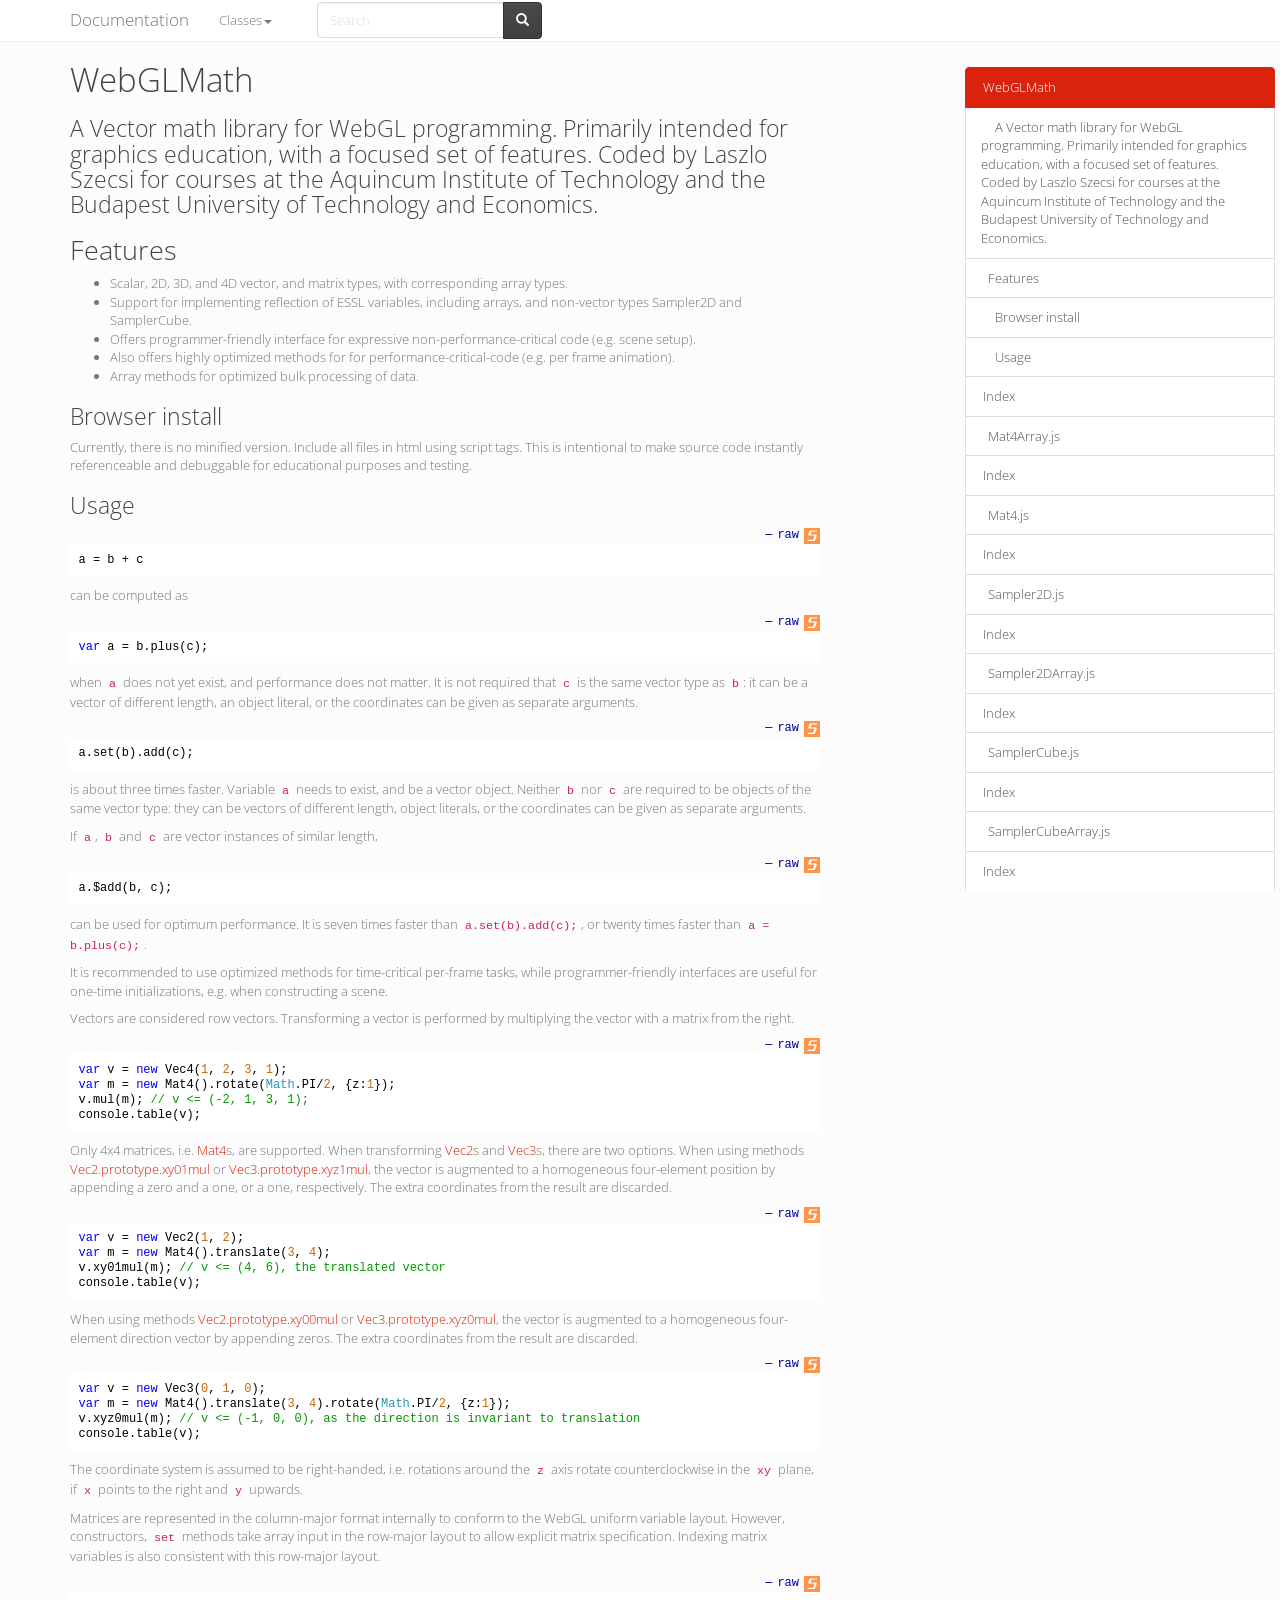
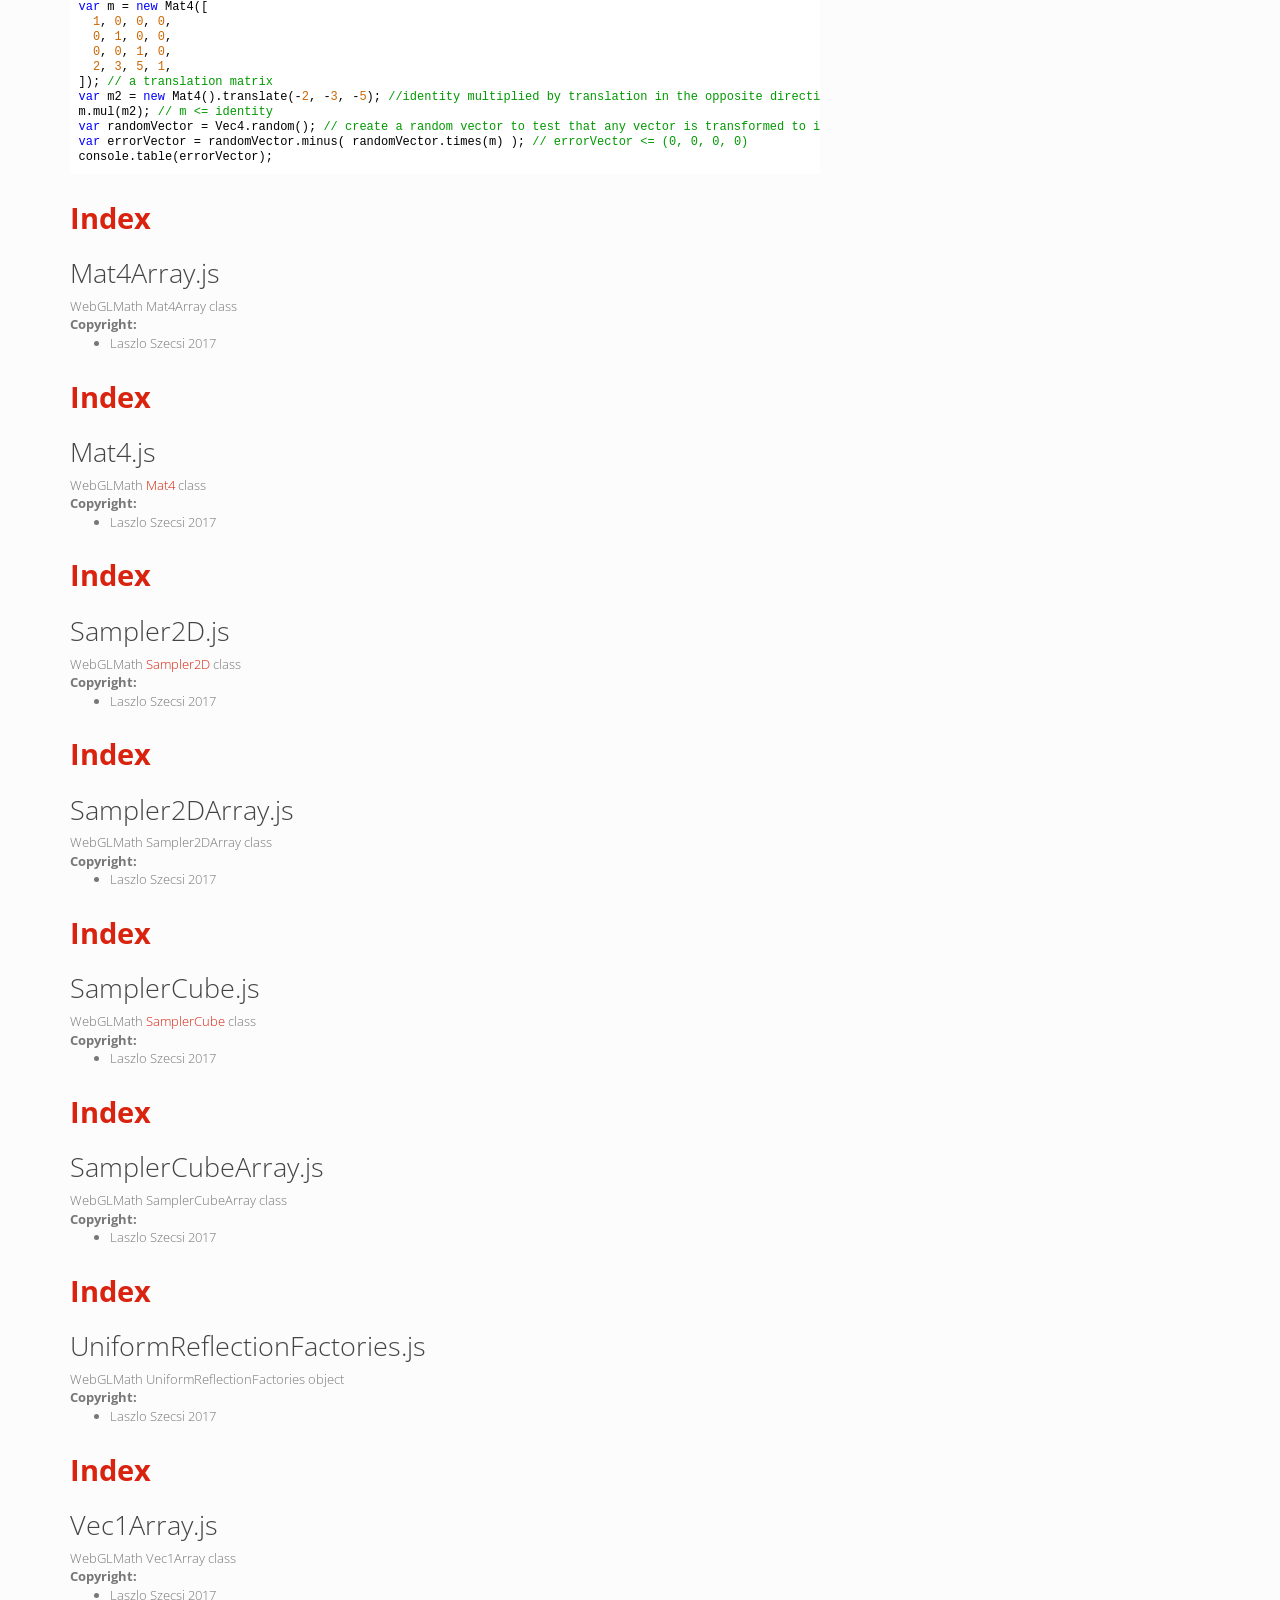
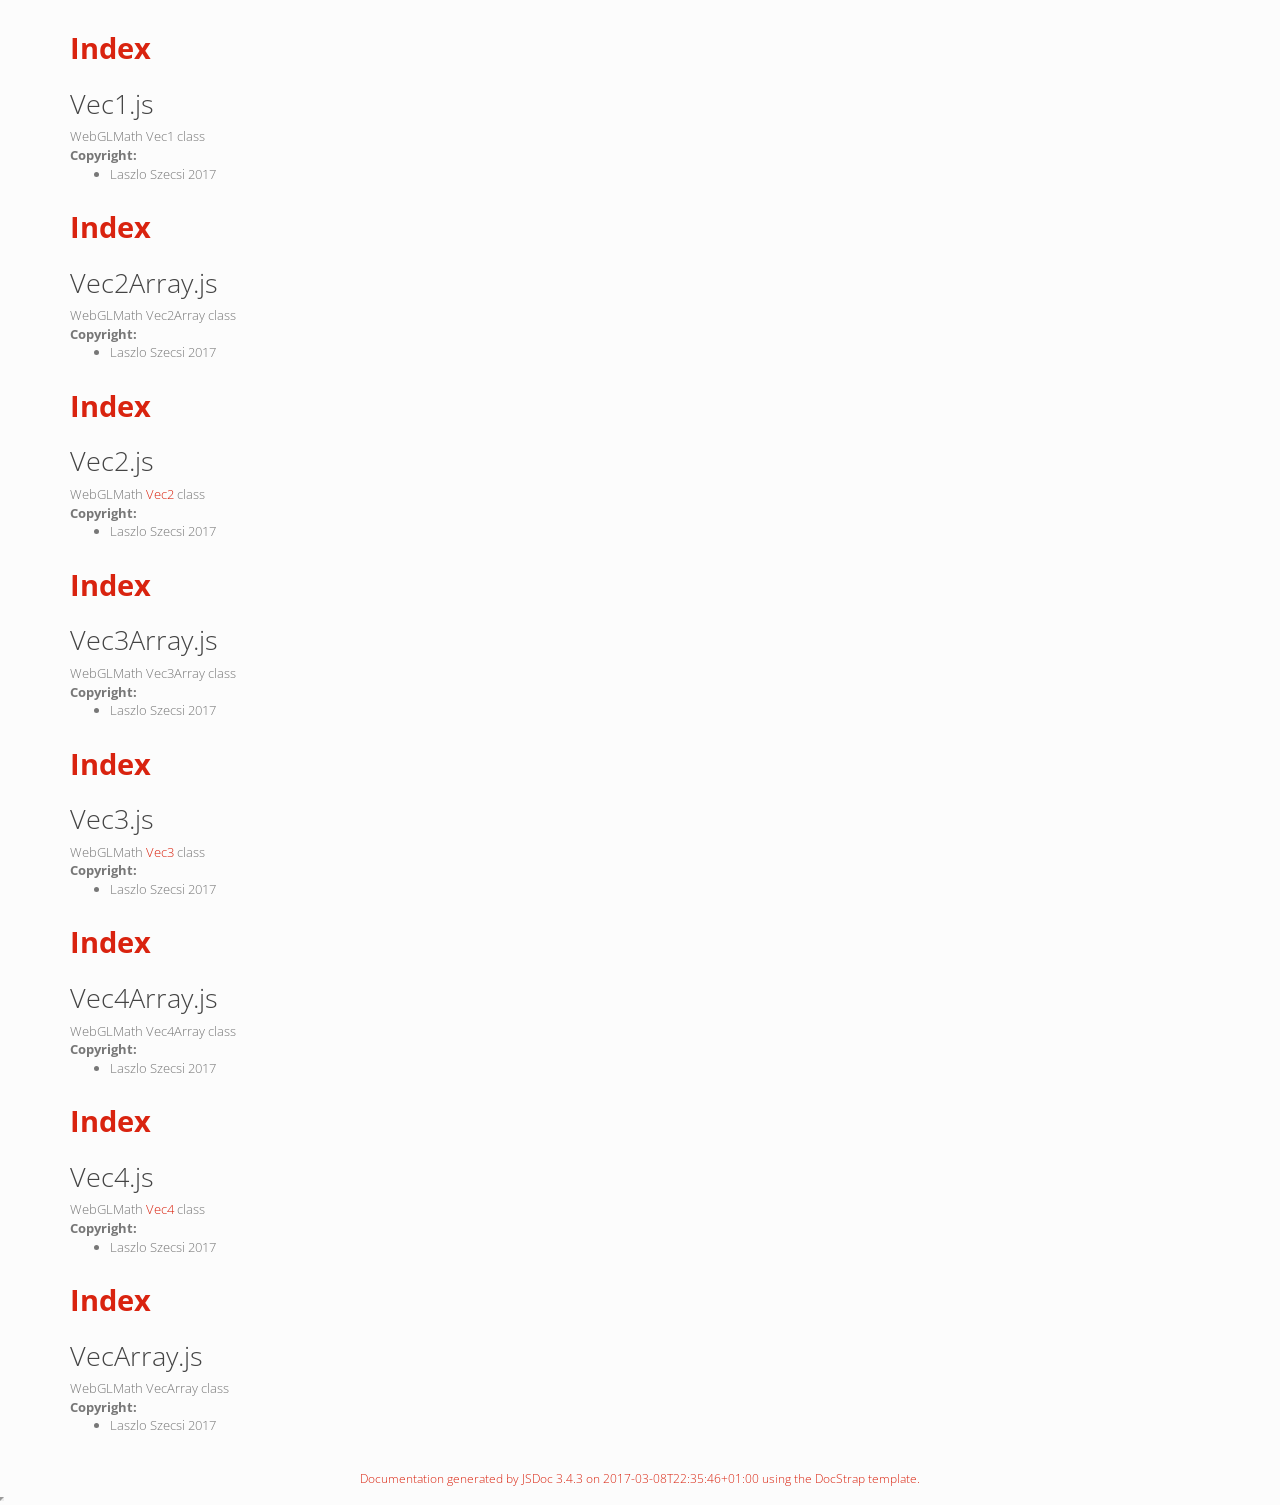
<file: WebGLMath/doc/out/index.html>
<!DOCTYPE html>

<html lang="en">
<head>
	<meta charset="utf-8">
	<meta name="viewport" content="width=device-width">
	<title>Documentation Index</title>

	<!--[if lt IE 9]>
	<script src="//html5shiv.googlecode.com/svn/trunk/html5.js"></script>
	<![endif]-->
	<link type="text/css" rel="stylesheet" href="styles/sunlight.default.css">

	<link type="text/css" rel="stylesheet" href="styles/site.simplex.css">

</head>

<body>

<div class="navbar navbar-default navbar-fixed-top ">
<div class="container">
	<div class="navbar-header">
		<a class="navbar-brand" href="index.html">Documentation</a>
		<button class="navbar-toggle" type="button" data-toggle="collapse" data-target="#topNavigation">
			<span class="icon-bar"></span>
			<span class="icon-bar"></span>
			<span class="icon-bar"></span>
        </button>
	</div>
	<div class="navbar-collapse collapse" id="topNavigation">
		<ul class="nav navbar-nav">
			
			<li class="dropdown">
				<a href="classes.list.html" class="dropdown-toggle" data-toggle="dropdown">Classes<b class="caret"></b></a>
				<ul class="dropdown-menu ">
					<li><a href="Mat4.html">Mat4</a></li><li><a href="Mat4Array.html">Mat4Array</a></li><li><a href="Sampler2D.html">Sampler2D</a></li><li><a href="Sampler2DArray.html">Sampler2DArray</a></li><li><a href="SamplerCube.html">SamplerCube</a></li><li><a href="SamplerCubeArray.html">SamplerCubeArray</a></li><li><a href="UniformReflectionFactories.html">UniformReflectionFactories</a></li><li><a href="Vec1.html">Vec1</a></li><li><a href="Vec1Array.html">Vec1Array</a></li><li><a href="Vec2.html">Vec2</a></li><li><a href="Vec2Array.html">Vec2Array</a></li><li><a href="Vec3.html">Vec3</a></li><li><a href="Vec3Array.html">Vec3Array</a></li><li><a href="Vec4.html">Vec4</a></li><li><a href="Vec4Array.html">Vec4Array</a></li><li><a href="VecArray.html">VecArray</a></li>
				</ul>
			</li>
			
		</ul>
        
            <div class="col-sm-3 col-md-3">
                <form class="navbar-form" role="search">
                    <div class="input-group">
                        <input type="text" class="form-control" placeholder="Search" name="q" id="search-input">
                        <div class="input-group-btn">
                            <button class="btn btn-default" id="search-submit"><i class="glyphicon glyphicon-search"></i></button>
                        </div>
                    </div>
                </form>
            </div>
        
	</div>

</div>
</div>


<div class="container" id="toc-content">
<div class="row">

	
	<div class="col-md-8">
	
		<div id="main">
			

	
	











	
	





    <section class="readme-section">
        <article><h1>WebGLMath</h1><h3>A Vector math library for WebGL programming. Primarily intended for graphics education, with a focused set of features. Coded by Laszlo Szecsi for courses at the Aquincum Institute of Technology and the Budapest University of Technology and Economics.</h3><h2>Features</h2><ul>
<li>Scalar, 2D, 3D, and 4D vector, and matrix types, with corresponding array types.</li>
<li>Support for implementing reflection of ESSL variables, including arrays, and non-vector types Sampler2D and SamplerCube.</li>
<li>Offers programmer-friendly interface for expressive non-performance-critical code (e.g. scene setup).</li>
<li>Also offers highly optimized methods for for performance-critical-code (e.g. per frame animation).</li>
<li>Array methods for optimized bulk processing of data.</li>
</ul>
<h3>Browser install</h3><p>Currently, there is no minified version. Include all files in html using script tags. This is intentional to make source code instantly referenceable and debuggable for educational purposes and testing.</p>
<h3>Usage</h3><pre class="prettyprint source"><code>a = b + c</code></pre><p>can be computed as </p>
<pre class="prettyprint source lang-javascript"><code>var a = b.plus(c);</code></pre><p>when <code>a</code> does not yet exist, and performance does not matter. It is not required that <code>c</code> is the same vector type as <code>b</code>: it can be a vector of different length, an object literal, or the coordinates can be given as separate arguments.</p>
<pre class="prettyprint source lang-javascript"><code>a.set(b).add(c);</code></pre><p>is about three times faster. Variable <code>a</code> needs to exist, and be a vector object. Neither <code>b</code> nor <code>c</code> are required to be objects of the same vector type: they can be vectors of different length, object literals, or the coordinates can be given as separate arguments.</p>
<p>If <code>a</code>, <code>b</code> and <code>c</code> are vector instances of similar length,</p>
<pre class="prettyprint source lang-javascript"><code>a.$add(b, c);</code></pre><p>can be used for optimum performance. It is seven times faster than <code>a.set(b).add(c);</code>, or twenty times faster than <code>a = b.plus(c);</code>.</p>
<p>It is recommended to use optimized methods for time-critical per-frame tasks, while programmer-friendly interfaces are useful for one-time initializations, e.g. when constructing a scene.</p>
<p>Vectors are considered row vectors. Transforming a vector is performed by multiplying the vector with a matrix from the right.</p>
<pre class="prettyprint source lang-javascript"><code>var v = new Vec4(1, 2, 3, 1);
var m = new Mat4().rotate(Math.PI/2, {z:1});
v.mul(m); // v &lt;= (-2, 1, 3, 1);
console.table(v);</code></pre><p>Only 4x4 matrices, i.e. <a href="Mat4.html">Mat4</a>s, are supported. When transforming <a href="Vec2.html">Vec2</a>s and <a href="Vec3.html">Vec3</a>s, there are two options. When using methods <a href="Vec2#xy01mul">Vec2.prototype.xy01mul</a> or <a href="Vec3.html#xyz1mul">Vec3.prototype.xyz1mul</a>, the vector is augmented to a homogeneous four-element position by appending a zero and a one, or a one, respectively. The extra coordinates from the result are discarded.</p>
<pre class="prettyprint source lang-javascript"><code>var v = new Vec2(1, 2);
var m = new Mat4().translate(3, 4);
v.xy01mul(m); // v &lt;= (4, 6), the translated vector
console.table(v);</code></pre><p>When using methods <a href="Vec2.html#xy00mul">Vec2.prototype.xy00mul</a> or <a href="Vec3.html#xyz0mul">Vec3.prototype.xyz0mul</a>, the vector is augmented to a homogeneous four-element direction vector by appending zeros. The extra coordinates from the result are discarded.</p>
<pre class="prettyprint source lang-javascript"><code>var v = new Vec3(0, 1, 0);
var m = new Mat4().translate(3, 4).rotate(Math.PI/2, {z:1});
v.xyz0mul(m); // v &lt;= (-1, 0, 0), as the direction is invariant to translation
console.table(v);</code></pre><p>The coordinate system is assumed to be right-handed, i.e. rotations around the <code>z</code> axis rotate counterclockwise in the <code>xy</code> plane, if <code>x</code> points to the right and <code>y</code> upwards.</p>
<p>Matrices are represented in the column-major format internally to conform to the WebGL uniform variable layout. However, constructors, <code>set</code> methods take array input in the row-major layout to allow explicit matrix specification. Indexing matrix variables is also consistent with this row-major layout.</p>
<pre class="prettyprint source lang-javascript"><code>var m = new Mat4([
  1, 0, 0, 0,
  0, 1, 0, 0,
  0, 0, 1, 0,
  2, 3, 5, 1,
]); // a translation matrix
var m2 = new Mat4().translate(-2, -3, -5); //identity multiplied by translation in the opposite direction
m.mul(m2); // m &lt;= identity
var randomVector = Vec4.random(); // create a random vector to test that any vector is transformed to itself
var errorVector = randomVector.minus( randomVector.times(m) ); // errorVector &lt;= (0, 0, 0, 0)
console.table(errorVector);</code></pre></article>
    </section>







	<h1 class="page-title">Index</h1>
<section>

<header>
    
        <h2>
        Mat4Array.js
        </h2>
        
    
</header>


<article>
    <div class="container-overview">
    
        
            <div class="description">WebGLMath Mat4Array class</div>
        

        
<dl class="details">
    

	

	

	

    

    

    

    

	

	

	
	<dt class="tag-copyright method-doc-label method-doc-details-label">Copyright:</dt>
	<dd class="tag-copyright">
		<ul class="dummy">
			<li>Laszlo Szecsi 2017</li>
		</ul>
	</dd>
	

	

	



	

	

	

	
</dl>


        
    
    </div>

    

    

    

    

    

    

    

    

    
</article>

</section>




	<h1 class="page-title">Index</h1>
<section>

<header>
    
        <h2>
        Mat4.js
        </h2>
        
    
</header>


<article>
    <div class="container-overview">
    
        
            <div class="description">WebGLMath <a href="Mat4.html">Mat4</a> class</div>
        

        
<dl class="details">
    

	

	

	

    

    

    

    

	

	

	
	<dt class="tag-copyright method-doc-label method-doc-details-label">Copyright:</dt>
	<dd class="tag-copyright">
		<ul class="dummy">
			<li>Laszlo Szecsi 2017</li>
		</ul>
	</dd>
	

	

	



	

	

	

	
</dl>


        
    
    </div>

    

    

    

    

    

    

    

    

    
</article>

</section>




	<h1 class="page-title">Index</h1>
<section>

<header>
    
        <h2>
        Sampler2D.js
        </h2>
        
    
</header>


<article>
    <div class="container-overview">
    
        
            <div class="description">WebGLMath <a href="Sampler2D.html">Sampler2D</a> class</div>
        

        
<dl class="details">
    

	

	

	

    

    

    

    

	

	

	
	<dt class="tag-copyright method-doc-label method-doc-details-label">Copyright:</dt>
	<dd class="tag-copyright">
		<ul class="dummy">
			<li>Laszlo Szecsi 2017</li>
		</ul>
	</dd>
	

	

	



	

	

	

	
</dl>


        
    
    </div>

    

    

    

    

    

    

    

    

    
</article>

</section>




	<h1 class="page-title">Index</h1>
<section>

<header>
    
        <h2>
        Sampler2DArray.js
        </h2>
        
    
</header>


<article>
    <div class="container-overview">
    
        
            <div class="description">WebGLMath Sampler2DArray class</div>
        

        
<dl class="details">
    

	

	

	

    

    

    

    

	

	

	
	<dt class="tag-copyright method-doc-label method-doc-details-label">Copyright:</dt>
	<dd class="tag-copyright">
		<ul class="dummy">
			<li>Laszlo Szecsi 2017</li>
		</ul>
	</dd>
	

	

	



	

	

	

	
</dl>


        
    
    </div>

    

    

    

    

    

    

    

    

    
</article>

</section>




	<h1 class="page-title">Index</h1>
<section>

<header>
    
        <h2>
        SamplerCube.js
        </h2>
        
    
</header>


<article>
    <div class="container-overview">
    
        
            <div class="description">WebGLMath <a href="SamplerCube.html">SamplerCube</a> class</div>
        

        
<dl class="details">
    

	

	

	

    

    

    

    

	

	

	
	<dt class="tag-copyright method-doc-label method-doc-details-label">Copyright:</dt>
	<dd class="tag-copyright">
		<ul class="dummy">
			<li>Laszlo Szecsi 2017</li>
		</ul>
	</dd>
	

	

	



	

	

	

	
</dl>


        
    
    </div>

    

    

    

    

    

    

    

    

    
</article>

</section>




	<h1 class="page-title">Index</h1>
<section>

<header>
    
        <h2>
        SamplerCubeArray.js
        </h2>
        
    
</header>


<article>
    <div class="container-overview">
    
        
            <div class="description">WebGLMath SamplerCubeArray class</div>
        

        
<dl class="details">
    

	

	

	

    

    

    

    

	

	

	
	<dt class="tag-copyright method-doc-label method-doc-details-label">Copyright:</dt>
	<dd class="tag-copyright">
		<ul class="dummy">
			<li>Laszlo Szecsi 2017</li>
		</ul>
	</dd>
	

	

	



	

	

	

	
</dl>


        
    
    </div>

    

    

    

    

    

    

    

    

    
</article>

</section>




	<h1 class="page-title">Index</h1>
<section>

<header>
    
        <h2>
        UniformReflectionFactories.js
        </h2>
        
    
</header>


<article>
    <div class="container-overview">
    
        
            <div class="description">WebGLMath UniformReflectionFactories object</div>
        

        
<dl class="details">
    

	

	

	

    

    

    

    

	

	

	
	<dt class="tag-copyright method-doc-label method-doc-details-label">Copyright:</dt>
	<dd class="tag-copyright">
		<ul class="dummy">
			<li>Laszlo Szecsi 2017</li>
		</ul>
	</dd>
	

	

	



	

	

	

	
</dl>


        
    
    </div>

    

    

    

    

    

    

    

    

    
</article>

</section>




	<h1 class="page-title">Index</h1>
<section>

<header>
    
        <h2>
        Vec1Array.js
        </h2>
        
    
</header>


<article>
    <div class="container-overview">
    
        
            <div class="description">WebGLMath Vec1Array class</div>
        

        
<dl class="details">
    

	

	

	

    

    

    

    

	

	

	
	<dt class="tag-copyright method-doc-label method-doc-details-label">Copyright:</dt>
	<dd class="tag-copyright">
		<ul class="dummy">
			<li>Laszlo Szecsi 2017</li>
		</ul>
	</dd>
	

	

	



	

	

	

	
</dl>


        
    
    </div>

    

    

    

    

    

    

    

    

    
</article>

</section>




	<h1 class="page-title">Index</h1>
<section>

<header>
    
        <h2>
        Vec1.js
        </h2>
        
    
</header>


<article>
    <div class="container-overview">
    
        
            <div class="description">WebGLMath Vec1 class</div>
        

        
<dl class="details">
    

	

	

	

    

    

    

    

	

	

	
	<dt class="tag-copyright method-doc-label method-doc-details-label">Copyright:</dt>
	<dd class="tag-copyright">
		<ul class="dummy">
			<li>Laszlo Szecsi 2017</li>
		</ul>
	</dd>
	

	

	



	

	

	

	
</dl>


        
    
    </div>

    

    

    

    

    

    

    

    

    
</article>

</section>




	<h1 class="page-title">Index</h1>
<section>

<header>
    
        <h2>
        Vec2Array.js
        </h2>
        
    
</header>


<article>
    <div class="container-overview">
    
        
            <div class="description">WebGLMath Vec2Array class</div>
        

        
<dl class="details">
    

	

	

	

    

    

    

    

	

	

	
	<dt class="tag-copyright method-doc-label method-doc-details-label">Copyright:</dt>
	<dd class="tag-copyright">
		<ul class="dummy">
			<li>Laszlo Szecsi 2017</li>
		</ul>
	</dd>
	

	

	



	

	

	

	
</dl>


        
    
    </div>

    

    

    

    

    

    

    

    

    
</article>

</section>




	<h1 class="page-title">Index</h1>
<section>

<header>
    
        <h2>
        Vec2.js
        </h2>
        
    
</header>


<article>
    <div class="container-overview">
    
        
            <div class="description">WebGLMath <a href="Vec2.html">Vec2</a> class</div>
        

        
<dl class="details">
    

	

	

	

    

    

    

    

	

	

	
	<dt class="tag-copyright method-doc-label method-doc-details-label">Copyright:</dt>
	<dd class="tag-copyright">
		<ul class="dummy">
			<li>Laszlo Szecsi 2017</li>
		</ul>
	</dd>
	

	

	



	

	

	

	
</dl>


        
    
    </div>

    

    

    

    

    

    

    

    

    
</article>

</section>




	<h1 class="page-title">Index</h1>
<section>

<header>
    
        <h2>
        Vec3Array.js
        </h2>
        
    
</header>


<article>
    <div class="container-overview">
    
        
            <div class="description">WebGLMath Vec3Array class</div>
        

        
<dl class="details">
    

	

	

	

    

    

    

    

	

	

	
	<dt class="tag-copyright method-doc-label method-doc-details-label">Copyright:</dt>
	<dd class="tag-copyright">
		<ul class="dummy">
			<li>Laszlo Szecsi 2017</li>
		</ul>
	</dd>
	

	

	



	

	

	

	
</dl>


        
    
    </div>

    

    

    

    

    

    

    

    

    
</article>

</section>




	<h1 class="page-title">Index</h1>
<section>

<header>
    
        <h2>
        Vec3.js
        </h2>
        
    
</header>


<article>
    <div class="container-overview">
    
        
            <div class="description">WebGLMath <a href="Vec3.html">Vec3</a> class</div>
        

        
<dl class="details">
    

	

	

	

    

    

    

    

	

	

	
	<dt class="tag-copyright method-doc-label method-doc-details-label">Copyright:</dt>
	<dd class="tag-copyright">
		<ul class="dummy">
			<li>Laszlo Szecsi 2017</li>
		</ul>
	</dd>
	

	

	



	

	

	

	
</dl>


        
    
    </div>

    

    

    

    

    

    

    

    

    
</article>

</section>




	<h1 class="page-title">Index</h1>
<section>

<header>
    
        <h2>
        Vec4Array.js
        </h2>
        
    
</header>


<article>
    <div class="container-overview">
    
        
            <div class="description">WebGLMath Vec4Array class</div>
        

        
<dl class="details">
    

	

	

	

    

    

    

    

	

	

	
	<dt class="tag-copyright method-doc-label method-doc-details-label">Copyright:</dt>
	<dd class="tag-copyright">
		<ul class="dummy">
			<li>Laszlo Szecsi 2017</li>
		</ul>
	</dd>
	

	

	



	

	

	

	
</dl>


        
    
    </div>

    

    

    

    

    

    

    

    

    
</article>

</section>




	<h1 class="page-title">Index</h1>
<section>

<header>
    
        <h2>
        Vec4.js
        </h2>
        
    
</header>


<article>
    <div class="container-overview">
    
        
            <div class="description">WebGLMath <a href="Vec4.html">Vec4</a> class</div>
        

        
<dl class="details">
    

	

	

	

    

    

    

    

	

	

	
	<dt class="tag-copyright method-doc-label method-doc-details-label">Copyright:</dt>
	<dd class="tag-copyright">
		<ul class="dummy">
			<li>Laszlo Szecsi 2017</li>
		</ul>
	</dd>
	

	

	



	

	

	

	
</dl>


        
    
    </div>

    

    

    

    

    

    

    

    

    
</article>

</section>




	<h1 class="page-title">Index</h1>
<section>

<header>
    
        <h2>
        VecArray.js
        </h2>
        
    
</header>


<article>
    <div class="container-overview">
    
        
            <div class="description">WebGLMath VecArray class</div>
        

        
<dl class="details">
    

	

	

	

    

    

    

    

	

	

	
	<dt class="tag-copyright method-doc-label method-doc-details-label">Copyright:</dt>
	<dd class="tag-copyright">
		<ul class="dummy">
			<li>Laszlo Szecsi 2017</li>
		</ul>
	</dd>
	

	

	



	

	

	

	
</dl>


        
    
    </div>

    

    

    

    

    

    

    

    

    
</article>

</section>




		</div>
	</div>

	<div class="clearfix"></div>

	
		<div class="col-md-3">
			<div id="toc" class="col-md-3 hidden-xs hidden-sm hidden-md"></div>
		</div>
	

</div>
</div>


    <div class="modal fade" id="searchResults">
      <div class="modal-dialog">
        <div class="modal-content">
          <div class="modal-header">
            <button type="button" class="close" data-dismiss="modal" aria-label="Close"><span aria-hidden="true">&times;</span></button>
            <h4 class="modal-title">Search results</h4>
          </div>
          <div class="modal-body"></div>
          <div class="modal-footer">
            <button type="button" class="btn btn-default" data-dismiss="modal">Close</button>
          </div>
        </div><!-- /.modal-content -->
      </div><!-- /.modal-dialog -->
    </div>


<footer>


<span class="jsdoc-message">
	Documentation generated by <a href="https://github.com/jsdoc3/jsdoc">JSDoc 3.4.3</a>
	
		on 2017-03-08T22:35:46+01:00
	
	using the <a href="https://github.com/docstrap/docstrap">DocStrap template</a>.
</span>
</footer>

<script src="scripts/docstrap.lib.js"></script>
<script src="scripts/toc.js"></script>

    <script type="text/javascript" src="scripts/fulltext-search-ui.js"></script>


<script>
$( function () {
	$( "[id*='$']" ).each( function () {
		var $this = $( this );

		$this.attr( "id", $this.attr( "id" ).replace( "$", "__" ) );
	} );

	$( ".tutorial-section pre, .readme-section pre, pre.prettyprint.source" ).each( function () {
		var $this = $( this );

		var example = $this.find( "code" );
		exampleText = example.html();
		var lang = /{@lang (.*?)}/.exec( exampleText );
		if ( lang && lang[1] ) {
			exampleText = exampleText.replace( lang[0], "" );
			example.html( exampleText );
			lang = lang[1];
		} else {
			var langClassMatch = example.parent()[0].className.match(/lang\-(\S+)/);
			lang = langClassMatch ? langClassMatch[1] : "javascript";
		}

		if ( lang ) {

			$this
			.addClass( "sunlight-highlight-" + lang )
			.addClass( "linenums" )
			.html( example.html() );

		}
	} );

	Sunlight.highlightAll( {
		lineNumbers : false,
		showMenu : true,
		enableDoclinks : true
	} );

	$.catchAnchorLinks( {
        navbarOffset: 10
	} );
	$( "#toc" ).toc( {
		anchorName  : function ( i, heading, prefix ) {
			return $( heading ).attr( "id" ) || ( prefix + i );
		},
		selectors   : "#toc-content h1,#toc-content h2,#toc-content h3,#toc-content h4",
		showAndHide : false,
		smoothScrolling: true
	} );

	$( "#main span[id^='toc']" ).addClass( "toc-shim" );
	$( '.dropdown-toggle' ).dropdown();

    $( "table" ).each( function () {
      var $this = $( this );
      $this.addClass('table');
    } );

} );
</script>



<!--Navigation and Symbol Display-->


<!--Google Analytics-->



    <script type="text/javascript">
        $(document).ready(function() {
            SearcherDisplay.init();
        });
    </script>


</body>
</html>
</file>
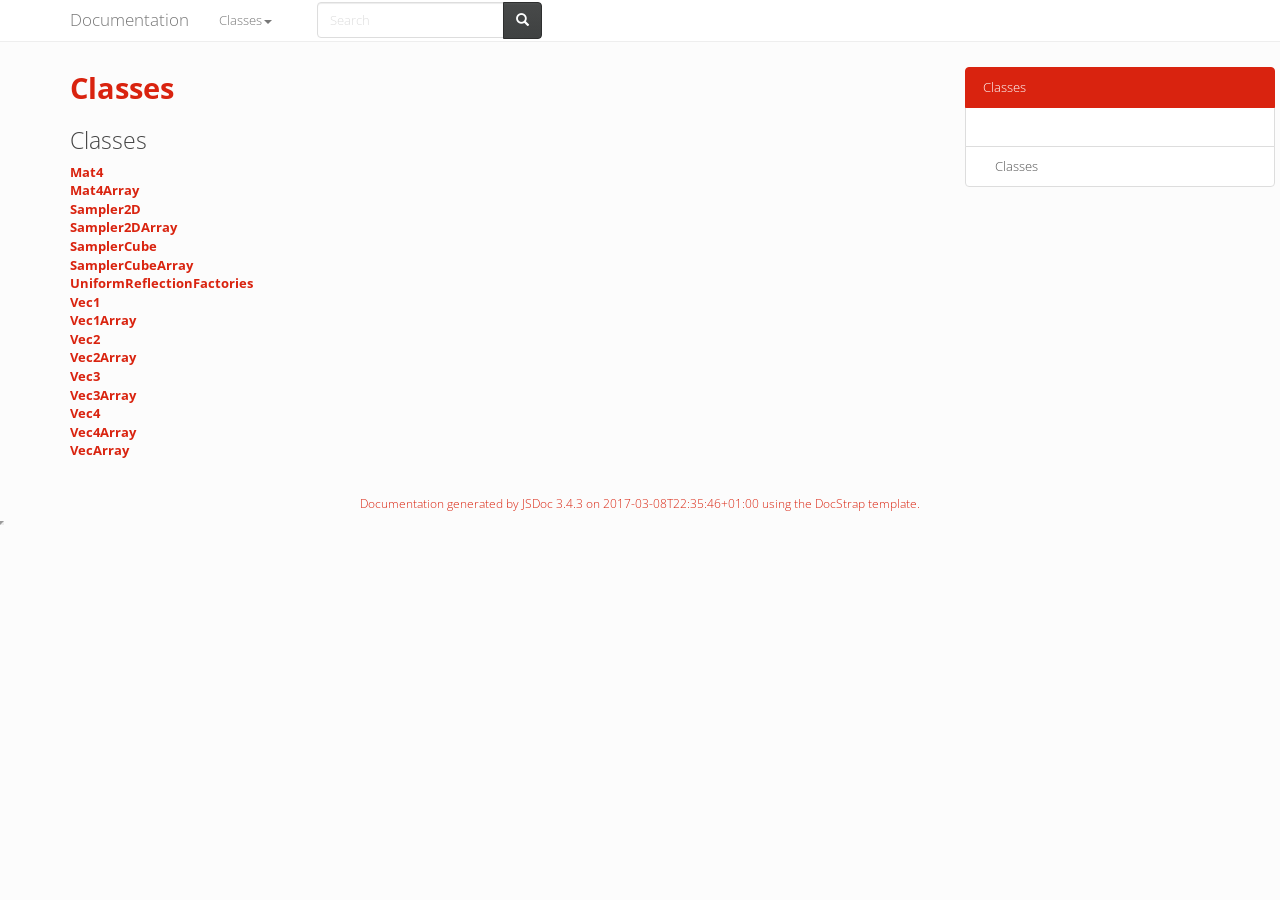
<file: WebGLMath/doc/out/classes.list.html>
<!DOCTYPE html>

<html lang="en">
<head>
	<meta charset="utf-8">
	<meta name="viewport" content="width=device-width">
	<title>Documentation Classes</title>

	<!--[if lt IE 9]>
	<script src="//html5shiv.googlecode.com/svn/trunk/html5.js"></script>
	<![endif]-->
	<link type="text/css" rel="stylesheet" href="styles/sunlight.default.css">

	<link type="text/css" rel="stylesheet" href="styles/site.simplex.css">

</head>

<body>

<div class="navbar navbar-default navbar-fixed-top ">
<div class="container">
	<div class="navbar-header">
		<a class="navbar-brand" href="index.html">Documentation</a>
		<button class="navbar-toggle" type="button" data-toggle="collapse" data-target="#topNavigation">
			<span class="icon-bar"></span>
			<span class="icon-bar"></span>
			<span class="icon-bar"></span>
        </button>
	</div>
	<div class="navbar-collapse collapse" id="topNavigation">
		<ul class="nav navbar-nav">
			
			<li class="dropdown">
				<a href="classes.list.html" class="dropdown-toggle" data-toggle="dropdown">Classes<b class="caret"></b></a>
				<ul class="dropdown-menu ">
					<li><a href="Mat4.html">Mat4</a></li><li><a href="Mat4Array.html">Mat4Array</a></li><li><a href="Sampler2D.html">Sampler2D</a></li><li><a href="Sampler2DArray.html">Sampler2DArray</a></li><li><a href="SamplerCube.html">SamplerCube</a></li><li><a href="SamplerCubeArray.html">SamplerCubeArray</a></li><li><a href="UniformReflectionFactories.html">UniformReflectionFactories</a></li><li><a href="Vec1.html">Vec1</a></li><li><a href="Vec1Array.html">Vec1Array</a></li><li><a href="Vec2.html">Vec2</a></li><li><a href="Vec2Array.html">Vec2Array</a></li><li><a href="Vec3.html">Vec3</a></li><li><a href="Vec3Array.html">Vec3Array</a></li><li><a href="Vec4.html">Vec4</a></li><li><a href="Vec4Array.html">Vec4Array</a></li><li><a href="VecArray.html">VecArray</a></li>
				</ul>
			</li>
			
		</ul>
        
            <div class="col-sm-3 col-md-3">
                <form class="navbar-form" role="search">
                    <div class="input-group">
                        <input type="text" class="form-control" placeholder="Search" name="q" id="search-input">
                        <div class="input-group-btn">
                            <button class="btn btn-default" id="search-submit"><i class="glyphicon glyphicon-search"></i></button>
                        </div>
                    </div>
                </form>
            </div>
        
	</div>

</div>
</div>


<div class="container" id="toc-content">
<div class="row">

	
	<div class="col-md-8">
	
		<div id="main">
			

	<h1 class="page-title">Classes</h1>
<section>

<header>
    
        <h2>
        
        </h2>
        
    
</header>


<article>
    <div class="container-overview">
    
        

        
<dl class="details">
    

	

	

	

    

    

    

    

	

	

	

	

	



	

	

	

	
</dl>


        
    
    </div>

    

    

    
        <h3 class="subsection-title">Classes</h3>

        <dl>
            <dt><a href="Mat4.html">Mat4</a></dt>
            <dd></dd>
        
            <dt><a href="Mat4Array.html">Mat4Array</a></dt>
            <dd></dd>
        
            <dt><a href="Sampler2D.html">Sampler2D</a></dt>
            <dd></dd>
        
            <dt><a href="Sampler2DArray.html">Sampler2DArray</a></dt>
            <dd></dd>
        
            <dt><a href="SamplerCube.html">SamplerCube</a></dt>
            <dd></dd>
        
            <dt><a href="SamplerCubeArray.html">SamplerCubeArray</a></dt>
            <dd></dd>
        
            <dt><a href="UniformReflectionFactories.html">UniformReflectionFactories</a></dt>
            <dd></dd>
        
            <dt><a href="Vec1.html">Vec1</a></dt>
            <dd></dd>
        
            <dt><a href="Vec1Array.html">Vec1Array</a></dt>
            <dd></dd>
        
            <dt><a href="Vec2.html">Vec2</a></dt>
            <dd></dd>
        
            <dt><a href="Vec2Array.html">Vec2Array</a></dt>
            <dd></dd>
        
            <dt><a href="Vec3.html">Vec3</a></dt>
            <dd></dd>
        
            <dt><a href="Vec3Array.html">Vec3Array</a></dt>
            <dd></dd>
        
            <dt><a href="Vec4.html">Vec4</a></dt>
            <dd></dd>
        
            <dt><a href="Vec4Array.html">Vec4Array</a></dt>
            <dd></dd>
        
            <dt><a href="VecArray.html">VecArray</a></dt>
            <dd></dd>
        </dl>
    

    

    

    

    

    

    
</article>

</section>




		</div>
	</div>

	<div class="clearfix"></div>

	
		<div class="col-md-3">
			<div id="toc" class="col-md-3 hidden-xs hidden-sm hidden-md"></div>
		</div>
	

</div>
</div>


    <div class="modal fade" id="searchResults">
      <div class="modal-dialog">
        <div class="modal-content">
          <div class="modal-header">
            <button type="button" class="close" data-dismiss="modal" aria-label="Close"><span aria-hidden="true">&times;</span></button>
            <h4 class="modal-title">Search results</h4>
          </div>
          <div class="modal-body"></div>
          <div class="modal-footer">
            <button type="button" class="btn btn-default" data-dismiss="modal">Close</button>
          </div>
        </div><!-- /.modal-content -->
      </div><!-- /.modal-dialog -->
    </div>


<footer>


<span class="jsdoc-message">
	Documentation generated by <a href="https://github.com/jsdoc3/jsdoc">JSDoc 3.4.3</a>
	
		on 2017-03-08T22:35:46+01:00
	
	using the <a href="https://github.com/docstrap/docstrap">DocStrap template</a>.
</span>
</footer>

<script src="scripts/docstrap.lib.js"></script>
<script src="scripts/toc.js"></script>

    <script type="text/javascript" src="scripts/fulltext-search-ui.js"></script>


<script>
$( function () {
	$( "[id*='$']" ).each( function () {
		var $this = $( this );

		$this.attr( "id", $this.attr( "id" ).replace( "$", "__" ) );
	} );

	$( ".tutorial-section pre, .readme-section pre, pre.prettyprint.source" ).each( function () {
		var $this = $( this );

		var example = $this.find( "code" );
		exampleText = example.html();
		var lang = /{@lang (.*?)}/.exec( exampleText );
		if ( lang && lang[1] ) {
			exampleText = exampleText.replace( lang[0], "" );
			example.html( exampleText );
			lang = lang[1];
		} else {
			var langClassMatch = example.parent()[0].className.match(/lang\-(\S+)/);
			lang = langClassMatch ? langClassMatch[1] : "javascript";
		}

		if ( lang ) {

			$this
			.addClass( "sunlight-highlight-" + lang )
			.addClass( "linenums" )
			.html( example.html() );

		}
	} );

	Sunlight.highlightAll( {
		lineNumbers : false,
		showMenu : true,
		enableDoclinks : true
	} );

	$.catchAnchorLinks( {
        navbarOffset: 10
	} );
	$( "#toc" ).toc( {
		anchorName  : function ( i, heading, prefix ) {
			return $( heading ).attr( "id" ) || ( prefix + i );
		},
		selectors   : "#toc-content h1,#toc-content h2,#toc-content h3,#toc-content h4",
		showAndHide : false,
		smoothScrolling: true
	} );

	$( "#main span[id^='toc']" ).addClass( "toc-shim" );
	$( '.dropdown-toggle' ).dropdown();

    $( "table" ).each( function () {
      var $this = $( this );
      $this.addClass('table');
    } );

} );
</script>



<!--Navigation and Symbol Display-->


<!--Google Analytics-->



    <script type="text/javascript">
        $(document).ready(function() {
            SearcherDisplay.init();
        });
    </script>


</body>
</html>
</file>
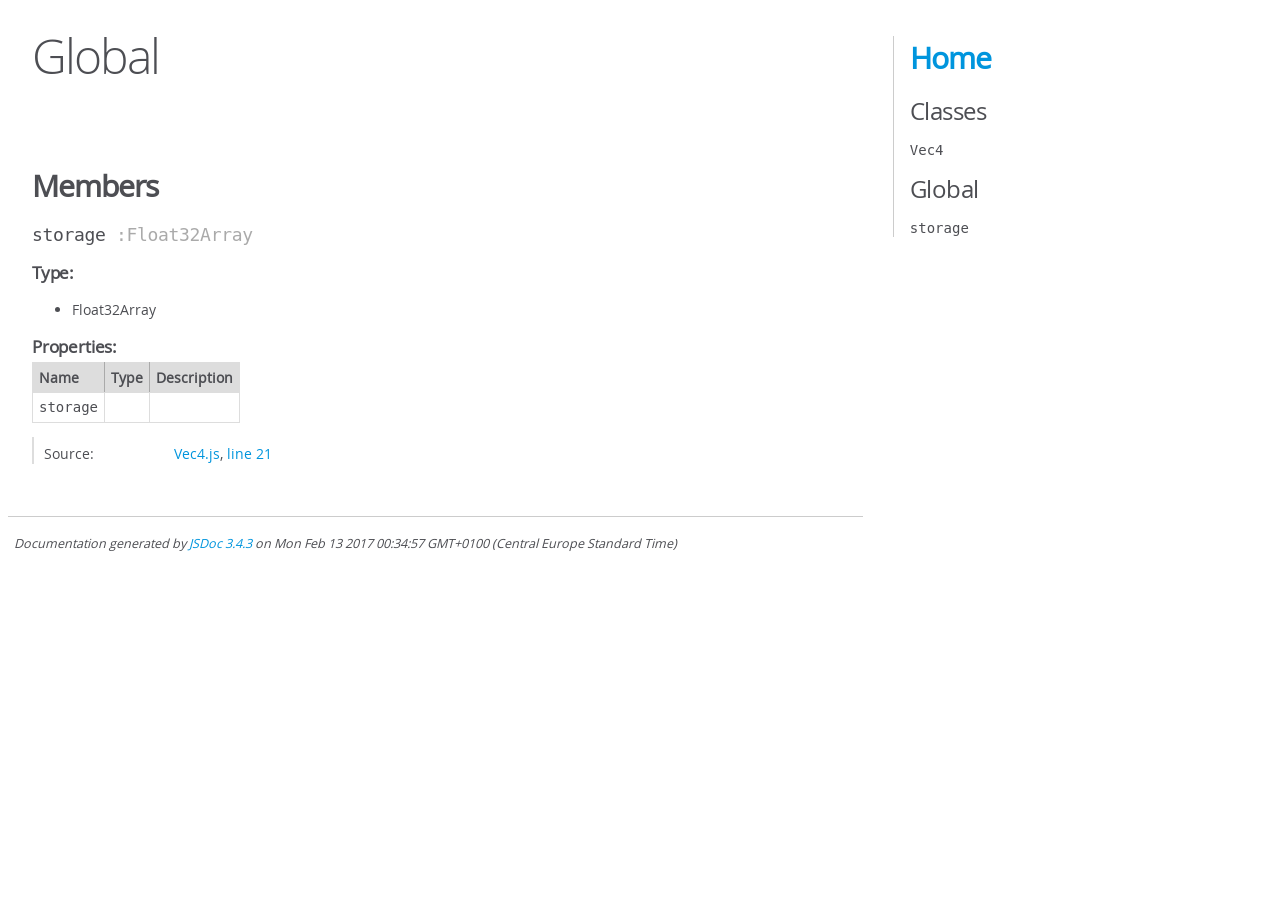
<file: WebGLMath/doc/out/global.html>
<!DOCTYPE html>
<html lang="en">
<head>
    <meta charset="utf-8">
    <title>JSDoc: Global</title>

    <script src="scripts/prettify/prettify.js"> </script>
    <script src="scripts/prettify/lang-css.js"> </script>
    <!--[if lt IE 9]>
      <script src="//html5shiv.googlecode.com/svn/trunk/html5.js"></script>
    <![endif]-->
    <link type="text/css" rel="stylesheet" href="styles/prettify-tomorrow.css">
    <link type="text/css" rel="stylesheet" href="styles/jsdoc-default.css">
</head>

<body>

<div id="main">

    <h1 class="page-title">Global</h1>

    




<section>

<header>
    
        <h2></h2>
        
    
</header>

<article>
    <div class="container-overview">
    
        

        


<dl class="details">

    

    

    

    

    

    

    

    

    

    

    

    

    

    

    

    
</dl>


        
    
    </div>

    

    

    

     

    

    
        <h3 class="subsection-title">Members</h3>

        
            
<h4 class="name" id="storage"><span class="type-signature"></span>storage<span class="type-signature"> :Float32Array</span></h4>






    <h5>Type:</h5>
    <ul>
        <li>
            
<span class="param-type">Float32Array</span>


        </li>
    </ul>





    <h5 class="subsection-title">Properties:</h5>

    

<table class="props">
    <thead>
    <tr>
        
        <th>Name</th>
        

        <th>Type</th>

        

        

        <th class="last">Description</th>
    </tr>
    </thead>

    <tbody>
    

        <tr>
            
                <td class="name"><code>storage</code></td>
            

            <td class="type">
            
            </td>

            

            

            <td class="description last"></td>
        </tr>

    
    </tbody>
</table>




<dl class="details">

    

    

    

    

    

    

    

    

    

    

    

    

    
    <dt class="tag-source">Source:</dt>
    <dd class="tag-source"><ul class="dummy"><li>
        <a href="Vec4.js.html">Vec4.js</a>, <a href="Vec4.js.html#line21">line 21</a>
    </li></ul></dd>
    

    

    

    
</dl>






        
    

    

    

    
</article>

</section>




</div>

<nav>
    <h2><a href="index.html">Home</a></h2><h3>Classes</h3><ul><li><a href="Vec4.html">Vec4</a></li></ul><h3>Global</h3><ul><li><a href="global.html#storage">storage</a></li></ul>
</nav>

<br class="clear">

<footer>
    Documentation generated by <a href="https://github.com/jsdoc3/jsdoc">JSDoc 3.4.3</a> on Mon Feb 13 2017 00:34:57 GMT+0100 (Central Europe Standard Time)
</footer>

<script> prettyPrint(); </script>
<script src="scripts/linenumber.js"> </script>
</body>
</html>
</file>
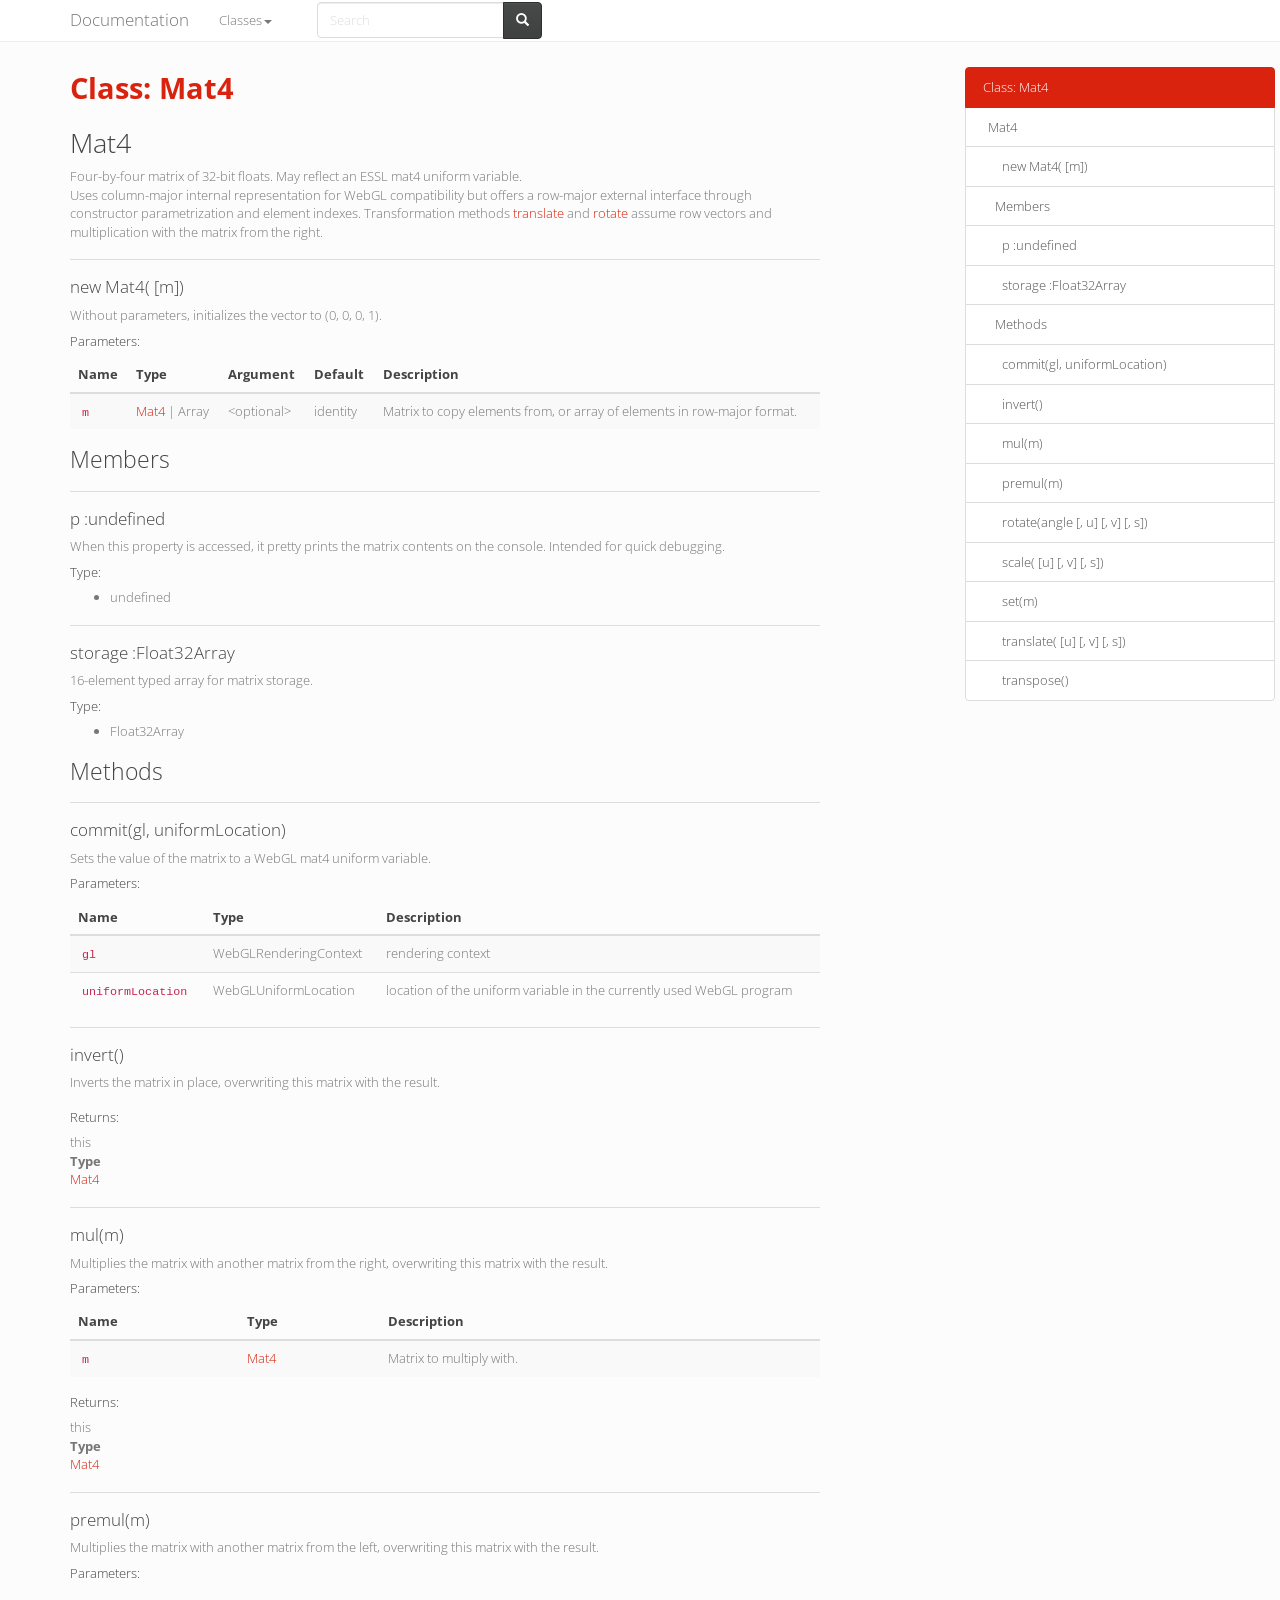
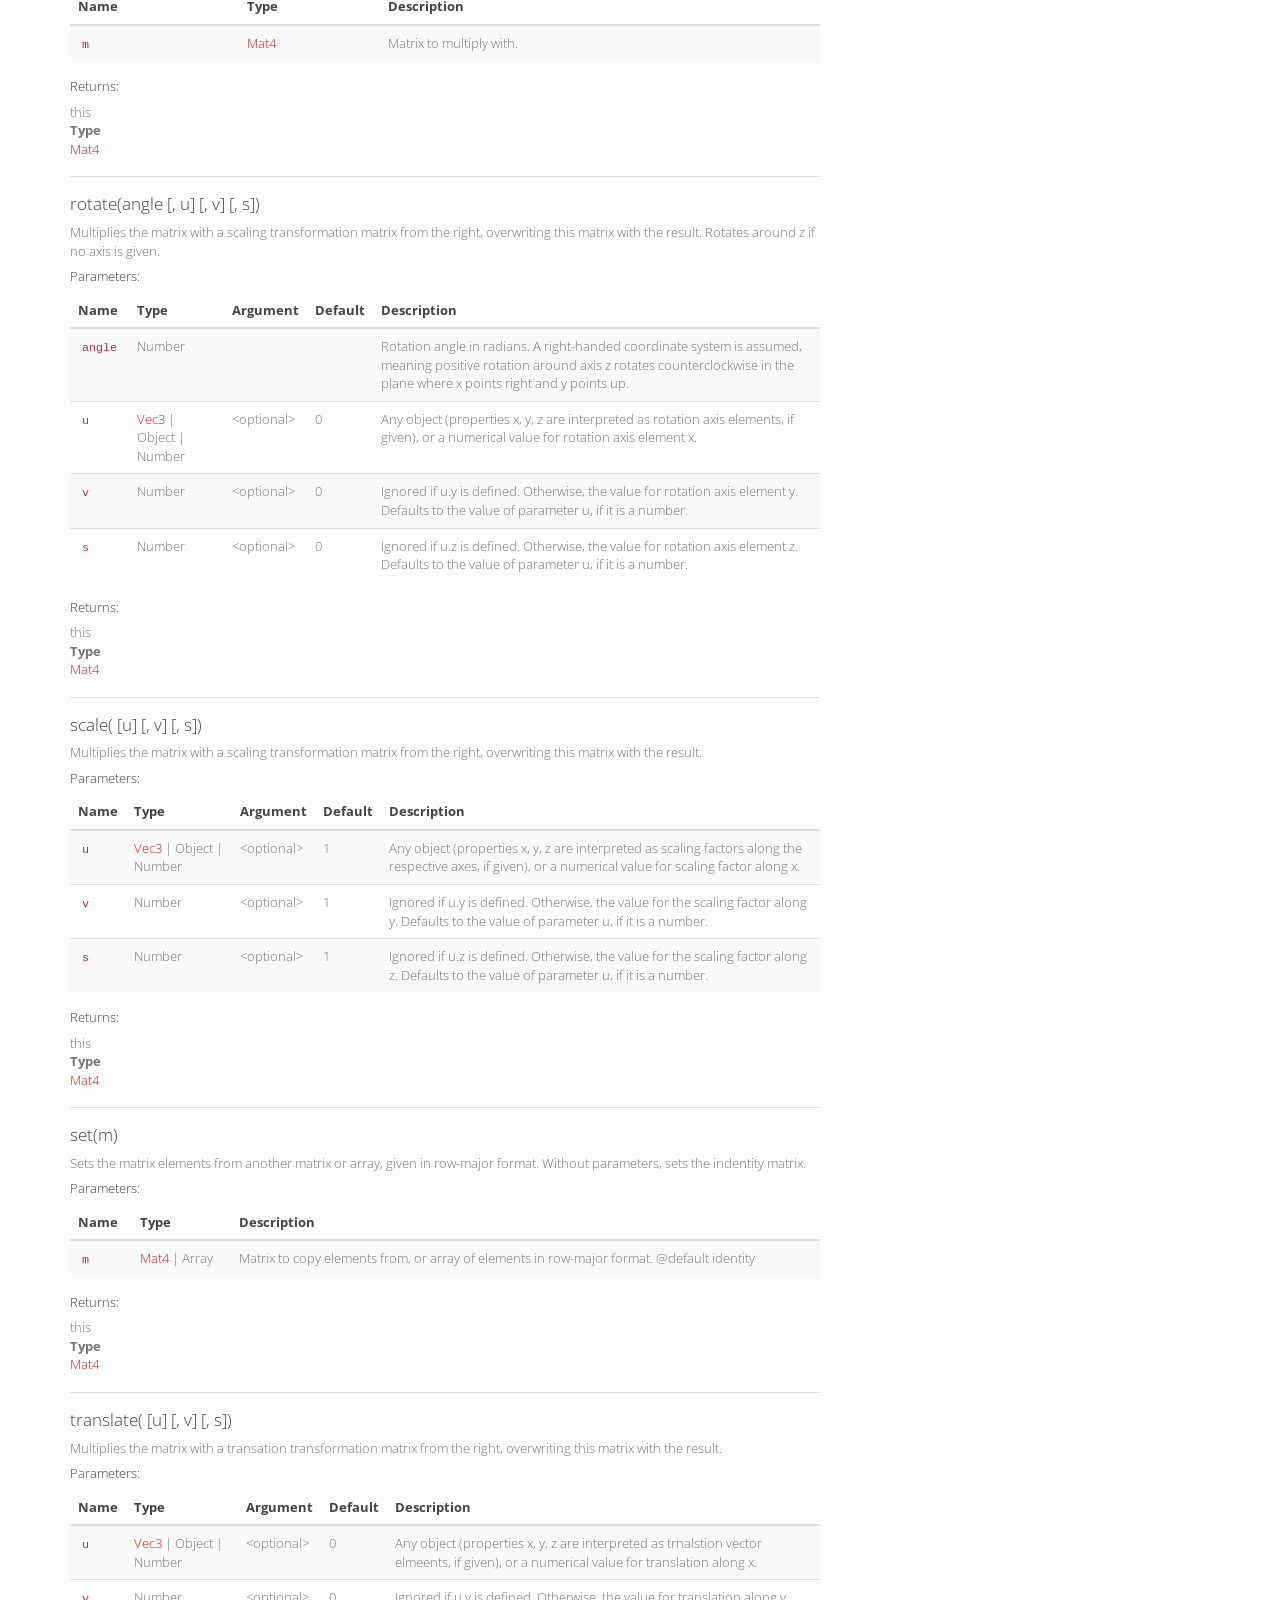
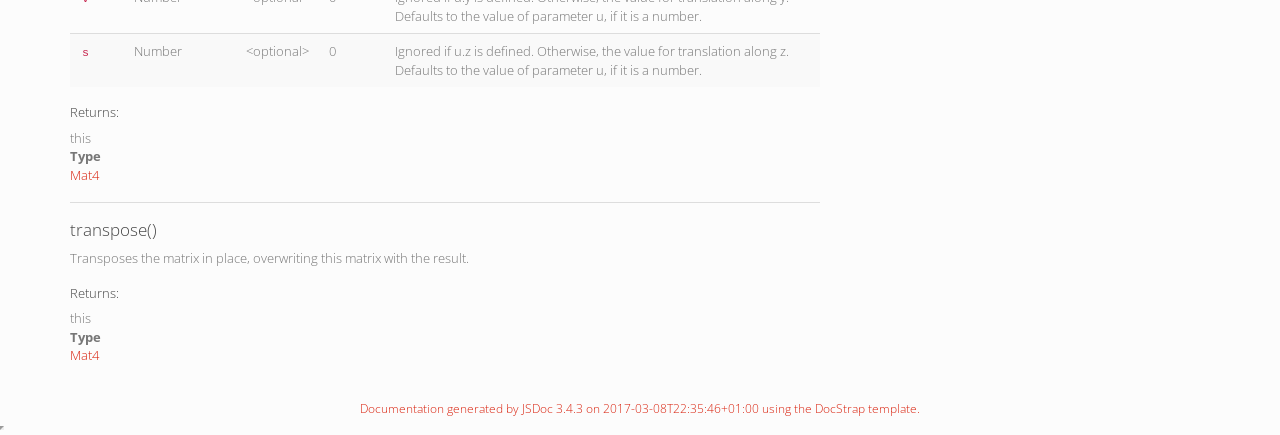
<file: WebGLMath/doc/out/Mat4.html>
<!DOCTYPE html>

<html lang="en">
<head>
	<meta charset="utf-8">
	<meta name="viewport" content="width=device-width">
	<title>Documentation Class: Mat4</title>

	<!--[if lt IE 9]>
	<script src="//html5shiv.googlecode.com/svn/trunk/html5.js"></script>
	<![endif]-->
	<link type="text/css" rel="stylesheet" href="styles/sunlight.default.css">

	<link type="text/css" rel="stylesheet" href="styles/site.simplex.css">

</head>

<body>

<div class="navbar navbar-default navbar-fixed-top ">
<div class="container">
	<div class="navbar-header">
		<a class="navbar-brand" href="index.html">Documentation</a>
		<button class="navbar-toggle" type="button" data-toggle="collapse" data-target="#topNavigation">
			<span class="icon-bar"></span>
			<span class="icon-bar"></span>
			<span class="icon-bar"></span>
        </button>
	</div>
	<div class="navbar-collapse collapse" id="topNavigation">
		<ul class="nav navbar-nav">
			
			<li class="dropdown">
				<a href="classes.list.html" class="dropdown-toggle" data-toggle="dropdown">Classes<b class="caret"></b></a>
				<ul class="dropdown-menu ">
					<li><a href="Mat4.html">Mat4</a></li><li><a href="Mat4Array.html">Mat4Array</a></li><li><a href="Sampler2D.html">Sampler2D</a></li><li><a href="Sampler2DArray.html">Sampler2DArray</a></li><li><a href="SamplerCube.html">SamplerCube</a></li><li><a href="SamplerCubeArray.html">SamplerCubeArray</a></li><li><a href="UniformReflectionFactories.html">UniformReflectionFactories</a></li><li><a href="Vec1.html">Vec1</a></li><li><a href="Vec1Array.html">Vec1Array</a></li><li><a href="Vec2.html">Vec2</a></li><li><a href="Vec2Array.html">Vec2Array</a></li><li><a href="Vec3.html">Vec3</a></li><li><a href="Vec3Array.html">Vec3Array</a></li><li><a href="Vec4.html">Vec4</a></li><li><a href="Vec4Array.html">Vec4Array</a></li><li><a href="VecArray.html">VecArray</a></li>
				</ul>
			</li>
			
		</ul>
        
            <div class="col-sm-3 col-md-3">
                <form class="navbar-form" role="search">
                    <div class="input-group">
                        <input type="text" class="form-control" placeholder="Search" name="q" id="search-input">
                        <div class="input-group-btn">
                            <button class="btn btn-default" id="search-submit"><i class="glyphicon glyphicon-search"></i></button>
                        </div>
                    </div>
                </form>
            </div>
        
	</div>

</div>
</div>


<div class="container" id="toc-content">
<div class="row">

	
	<div class="col-md-8">
	
		<div id="main">
			

	<h1 class="page-title">Class: Mat4</h1>
<section>

<header>
    
        <h2>
        Mat4
        </h2>
        
            <div class="class-description">Four-by-four matrix of 32-bit floats. May reflect an ESSL mat4 uniform variable.<BR> Uses column-major internal representation for WebGL compatibility but offers a row-major external interface through constructor parametrization and element indexes.Transformation methods <a href="Mat4.html#translate">translate</a> and <a href="Mat4.html#rotate">rotate</a> assume row vectors and multiplication with the matrix from the right.</div>
        
    
</header>


<article>
    <div class="container-overview">
    
        
<hr>
<dt>
    <h4 class="name" id="Mat4"><span class="type-signature"></span>new Mat4( [m])</h4>
    
    
</dt>
<dd>

    
    <div class="description">
        Without parameters, initializes the vector to (0, 0, 0, 1).
    </div>
    

    

    

    
    
        <h5>Parameters:</h5>
        

<table class="params table table-striped">
    <thead>
    <tr>
        
        <th>Name</th>
        

        <th>Type</th>

        
        <th>Argument</th>
        

        
        <th>Default</th>
        

        <th class="last">Description</th>
    </tr>
    </thead>

    <tbody>
    

        <tr>
            
                <td class="name"><code>m</code></td>
            

            <td class="type">
            
                
<span class="param-type"><a href="Mat4.html">Mat4</a></span>
|

<span class="param-type">Array</span>



            
            </td>

            
                <td class="attributes">
                
                    &lt;optional><br>
                

                

                
                </td>
            

            
                <td class="default">
                
                    identity
                
                </td>
            

            <td class="description last">Matrix to copy elements from, or array of elements in row-major format.</td>
        </tr>

    
    </tbody>
</table>

    

    
<dl class="details">
    

	

	

	

    

    

    

    

	

	

	

	

	



	

	

	

	
</dl>


    

    

    

    

    

    

    
</dd>

    
    </div>

    

    

    

    

    

    
        <h3 class="subsection-title">Members</h3>

        <dl>
            
<hr>
<dt class="name" id="p">
    <h4 id="p"><span class="type-signature"></span>p<span class="type-signature"> :undefined</span></h4>

    
</dt>
<dd>
    
    <div class="description">
        When this property is accessed, it pretty prints the matrix contents on the console. Intended for quick debugging.
    </div>
    

    
        <h5>Type:</h5>
        <ul>
            <li>
                
<span class="param-type">undefined</span>



            </li>
        </ul>
    

    
<dl class="details">
    

	

	

	

    

    

    

    

	

	

	

	

	



	

	

	

	
</dl>


    
</dd>

        
            
<hr>
<dt class="name" id="storage">
    <h4 id="storage"><span class="type-signature"></span>storage<span class="type-signature"> :Float32Array</span></h4>

    
</dt>
<dd>
    
    <div class="description">
        16-element typed array for matrix storage.
    </div>
    

    
        <h5>Type:</h5>
        <ul>
            <li>
                
<span class="param-type">Float32Array</span>



            </li>
        </ul>
    

    
<dl class="details">
    

	

	

	

    

    

    

    

	

	

	

	

	



	

	

	

	
</dl>


    
</dd>

        </dl>
    

    
        <h3 class="subsection-title">Methods</h3>

        <dl>
            
<hr>
<dt>
    <h4 class="name" id="commit"><span class="type-signature"></span>commit(gl, uniformLocation)</h4>
    
    
</dt>
<dd>

    
    <div class="description">
        Sets the value of the matrix to a WebGL mat4 uniform variable.
    </div>
    

    

    

    
    
        <h5>Parameters:</h5>
        

<table class="params table table-striped">
    <thead>
    <tr>
        
        <th>Name</th>
        

        <th>Type</th>

        

        

        <th class="last">Description</th>
    </tr>
    </thead>

    <tbody>
    

        <tr>
            
                <td class="name"><code>gl</code></td>
            

            <td class="type">
            
                
<span class="param-type">WebGLRenderingContext</span>



            
            </td>

            

            

            <td class="description last">rendering context</td>
        </tr>

    

        <tr>
            
                <td class="name"><code>uniformLocation</code></td>
            

            <td class="type">
            
                
<span class="param-type">WebGLUniformLocation</span>



            
            </td>

            

            

            <td class="description last">location of the uniform variable in the currently used WebGL program</td>
        </tr>

    
    </tbody>
</table>

    

    
<dl class="details">
    

	

	

	

    

    

    

    

	

	

	

	

	



	

	

	

	
</dl>


    

    

    

    

    

    

    
</dd>

        
            
<hr>
<dt>
    <h4 class="name" id="invert"><span class="type-signature"></span>invert()</h4>
    
    
</dt>
<dd>

    
    <div class="description">
        Inverts the matrix in place, overwriting this matrix with the result.
    </div>
    

    

    

    
    

    
<dl class="details">
    

	

	

	

    

    

    

    

	

	

	

	

	



	

	

	

	
</dl>


    

    

    

    

    

    
    <h5>Returns:</h5>
    
            
<div class="param-desc">
    this
</div>



<dl>
    <dt>
        Type
    </dt>
    <dd>
        
<span class="param-type"><a href="Mat4.html">Mat4</a></span>



    </dd>
</dl>


        

    
</dd>

        
            
<hr>
<dt>
    <h4 class="name" id="mul"><span class="type-signature"></span>mul(m)</h4>
    
    
</dt>
<dd>

    
    <div class="description">
        Multiplies the matrix with another matrix from the right, overwriting this matrix with the result.
    </div>
    

    

    

    
    
        <h5>Parameters:</h5>
        

<table class="params table table-striped">
    <thead>
    <tr>
        
        <th>Name</th>
        

        <th>Type</th>

        

        

        <th class="last">Description</th>
    </tr>
    </thead>

    <tbody>
    

        <tr>
            
                <td class="name"><code>m</code></td>
            

            <td class="type">
            
                
<span class="param-type"><a href="Mat4.html">Mat4</a></span>



            
            </td>

            

            

            <td class="description last">Matrix to multiply with.</td>
        </tr>

    
    </tbody>
</table>

    

    
<dl class="details">
    

	

	

	

    

    

    

    

	

	

	

	

	



	

	

	

	
</dl>


    

    

    

    

    

    
    <h5>Returns:</h5>
    
            
<div class="param-desc">
    this
</div>



<dl>
    <dt>
        Type
    </dt>
    <dd>
        
<span class="param-type"><a href="Mat4.html">Mat4</a></span>



    </dd>
</dl>


        

    
</dd>

        
            
<hr>
<dt>
    <h4 class="name" id="premul"><span class="type-signature"></span>premul(m)</h4>
    
    
</dt>
<dd>

    
    <div class="description">
        Multiplies the matrix with another matrix from the left, overwriting this matrix with the result.
    </div>
    

    

    

    
    
        <h5>Parameters:</h5>
        

<table class="params table table-striped">
    <thead>
    <tr>
        
        <th>Name</th>
        

        <th>Type</th>

        

        

        <th class="last">Description</th>
    </tr>
    </thead>

    <tbody>
    

        <tr>
            
                <td class="name"><code>m</code></td>
            

            <td class="type">
            
                
<span class="param-type"><a href="Mat4.html">Mat4</a></span>



            
            </td>

            

            

            <td class="description last">Matrix to multiply with.</td>
        </tr>

    
    </tbody>
</table>

    

    
<dl class="details">
    

	

	

	

    

    

    

    

	

	

	

	

	



	

	

	

	
</dl>


    

    

    

    

    

    
    <h5>Returns:</h5>
    
            
<div class="param-desc">
    this
</div>



<dl>
    <dt>
        Type
    </dt>
    <dd>
        
<span class="param-type"><a href="Mat4.html">Mat4</a></span>



    </dd>
</dl>


        

    
</dd>

        
            
<hr>
<dt>
    <h4 class="name" id="rotate"><span class="type-signature"></span>rotate(angle [, u] [, v] [, s])</h4>
    
    
</dt>
<dd>

    
    <div class="description">
        Multiplies the matrix with a scaling transformation matrix from the right, overwriting this matrix with the result. Rotates around z if no axis is given.
    </div>
    

    

    

    
    
        <h5>Parameters:</h5>
        

<table class="params table table-striped">
    <thead>
    <tr>
        
        <th>Name</th>
        

        <th>Type</th>

        
        <th>Argument</th>
        

        
        <th>Default</th>
        

        <th class="last">Description</th>
    </tr>
    </thead>

    <tbody>
    

        <tr>
            
                <td class="name"><code>angle</code></td>
            

            <td class="type">
            
                
<span class="param-type">Number</span>



            
            </td>

            
                <td class="attributes">
                

                

                
                </td>
            

            
                <td class="default">
                
                </td>
            

            <td class="description last">Rotation angle in radians. A right-handed coordinate system is assumed, meaning positive rotation around axis z rotates counterclockwise in the plane where x points right and y points up.</td>
        </tr>

    

        <tr>
            
                <td class="name"><code>u</code></td>
            

            <td class="type">
            
                
<span class="param-type"><a href="Vec3.html">Vec3</a></span>
|

<span class="param-type">Object</span>
|

<span class="param-type">Number</span>



            
            </td>

            
                <td class="attributes">
                
                    &lt;optional><br>
                

                

                
                </td>
            

            
                <td class="default">
                
                    0
                
                </td>
            

            <td class="description last">Any object (properties x, y, z are interpreted as rotation axis elements, if given), or a numerical value for rotation axis element x.</td>
        </tr>

    

        <tr>
            
                <td class="name"><code>v</code></td>
            

            <td class="type">
            
                
<span class="param-type">Number</span>



            
            </td>

            
                <td class="attributes">
                
                    &lt;optional><br>
                

                

                
                </td>
            

            
                <td class="default">
                
                    0
                
                </td>
            

            <td class="description last">Ignored if u.y is defined. Otherwise, the value for rotation axis element y. Defaults to the value of parameter u, if it is a number.</td>
        </tr>

    

        <tr>
            
                <td class="name"><code>s</code></td>
            

            <td class="type">
            
                
<span class="param-type">Number</span>



            
            </td>

            
                <td class="attributes">
                
                    &lt;optional><br>
                

                

                
                </td>
            

            
                <td class="default">
                
                    0
                
                </td>
            

            <td class="description last">Ignored if u.z is defined. Otherwise, the value for rotation axis element z. Defaults to the value of parameter u, if it is a number.</td>
        </tr>

    
    </tbody>
</table>

    

    
<dl class="details">
    

	

	

	

    

    

    

    

	

	

	

	

	



	

	

	

	
</dl>


    

    

    

    

    

    
    <h5>Returns:</h5>
    
            
<div class="param-desc">
    this
</div>



<dl>
    <dt>
        Type
    </dt>
    <dd>
        
<span class="param-type"><a href="Mat4.html">Mat4</a></span>



    </dd>
</dl>


        

    
</dd>

        
            
<hr>
<dt>
    <h4 class="name" id="scale"><span class="type-signature"></span>scale( [u] [, v] [, s])</h4>
    
    
</dt>
<dd>

    
    <div class="description">
        Multiplies the matrix with a scaling transformation matrix from the right, overwriting this matrix with the result.
    </div>
    

    

    

    
    
        <h5>Parameters:</h5>
        

<table class="params table table-striped">
    <thead>
    <tr>
        
        <th>Name</th>
        

        <th>Type</th>

        
        <th>Argument</th>
        

        
        <th>Default</th>
        

        <th class="last">Description</th>
    </tr>
    </thead>

    <tbody>
    

        <tr>
            
                <td class="name"><code>u</code></td>
            

            <td class="type">
            
                
<span class="param-type"><a href="Vec3.html">Vec3</a></span>
|

<span class="param-type">Object</span>
|

<span class="param-type">Number</span>



            
            </td>

            
                <td class="attributes">
                
                    &lt;optional><br>
                

                

                
                </td>
            

            
                <td class="default">
                
                    1
                
                </td>
            

            <td class="description last">Any object (properties x, y, z are interpreted as scaling factors along the respective axes, if given), or a numerical value for scaling factor along x.</td>
        </tr>

    

        <tr>
            
                <td class="name"><code>v</code></td>
            

            <td class="type">
            
                
<span class="param-type">Number</span>



            
            </td>

            
                <td class="attributes">
                
                    &lt;optional><br>
                

                

                
                </td>
            

            
                <td class="default">
                
                    1
                
                </td>
            

            <td class="description last">Ignored if u.y is defined. Otherwise, the value for the scaling factor along y. Defaults to the value of parameter u, if it is a number.</td>
        </tr>

    

        <tr>
            
                <td class="name"><code>s</code></td>
            

            <td class="type">
            
                
<span class="param-type">Number</span>



            
            </td>

            
                <td class="attributes">
                
                    &lt;optional><br>
                

                

                
                </td>
            

            
                <td class="default">
                
                    1
                
                </td>
            

            <td class="description last">Ignored if u.z is defined. Otherwise, the value for the scaling factor along z. Defaults to the value of parameter u, if it is a number.</td>
        </tr>

    
    </tbody>
</table>

    

    
<dl class="details">
    

	

	

	

    

    

    

    

	

	

	

	

	



	

	

	

	
</dl>


    

    

    

    

    

    
    <h5>Returns:</h5>
    
            
<div class="param-desc">
    this
</div>



<dl>
    <dt>
        Type
    </dt>
    <dd>
        
<span class="param-type"><a href="Mat4.html">Mat4</a></span>



    </dd>
</dl>


        

    
</dd>

        
            
<hr>
<dt>
    <h4 class="name" id="set"><span class="type-signature"></span>set(m)</h4>
    
    
</dt>
<dd>

    
    <div class="description">
        Sets the matrix elements from another matrix or array, given in row-major format. Without parameters, sets the indentity matrix.
    </div>
    

    

    

    
    
        <h5>Parameters:</h5>
        

<table class="params table table-striped">
    <thead>
    <tr>
        
        <th>Name</th>
        

        <th>Type</th>

        

        

        <th class="last">Description</th>
    </tr>
    </thead>

    <tbody>
    

        <tr>
            
                <td class="name"><code>m</code></td>
            

            <td class="type">
            
                
<span class="param-type"><a href="Mat4.html">Mat4</a></span>
|

<span class="param-type">Array</span>



            
            </td>

            

            

            <td class="description last">Matrix to copy elements from, or array of elements in row-major format. @default identity</td>
        </tr>

    
    </tbody>
</table>

    

    
<dl class="details">
    

	

	

	

    

    

    

    

	

	

	

	

	



	

	

	

	
</dl>


    

    

    

    

    

    
    <h5>Returns:</h5>
    
            
<div class="param-desc">
    this
</div>



<dl>
    <dt>
        Type
    </dt>
    <dd>
        
<span class="param-type"><a href="Mat4.html">Mat4</a></span>



    </dd>
</dl>


        

    
</dd>

        
            
<hr>
<dt>
    <h4 class="name" id="translate"><span class="type-signature"></span>translate( [u] [, v] [, s])</h4>
    
    
</dt>
<dd>

    
    <div class="description">
        Multiplies the matrix with a transation transformation matrix from the right, overwriting this matrix with the result.
    </div>
    

    

    

    
    
        <h5>Parameters:</h5>
        

<table class="params table table-striped">
    <thead>
    <tr>
        
        <th>Name</th>
        

        <th>Type</th>

        
        <th>Argument</th>
        

        
        <th>Default</th>
        

        <th class="last">Description</th>
    </tr>
    </thead>

    <tbody>
    

        <tr>
            
                <td class="name"><code>u</code></td>
            

            <td class="type">
            
                
<span class="param-type"><a href="Vec3.html">Vec3</a></span>
|

<span class="param-type">Object</span>
|

<span class="param-type">Number</span>



            
            </td>

            
                <td class="attributes">
                
                    &lt;optional><br>
                

                

                
                </td>
            

            
                <td class="default">
                
                    0
                
                </td>
            

            <td class="description last">Any object (properties x, y, z are interpreted as trnalstion vector elmeents, if given), or a numerical value for translation along x.</td>
        </tr>

    

        <tr>
            
                <td class="name"><code>v</code></td>
            

            <td class="type">
            
                
<span class="param-type">Number</span>



            
            </td>

            
                <td class="attributes">
                
                    &lt;optional><br>
                

                

                
                </td>
            

            
                <td class="default">
                
                    0
                
                </td>
            

            <td class="description last">Ignored if u.y is defined. Otherwise, the value for translation along y. Defaults to the value of parameter u, if it is a number.</td>
        </tr>

    

        <tr>
            
                <td class="name"><code>s</code></td>
            

            <td class="type">
            
                
<span class="param-type">Number</span>



            
            </td>

            
                <td class="attributes">
                
                    &lt;optional><br>
                

                

                
                </td>
            

            
                <td class="default">
                
                    0
                
                </td>
            

            <td class="description last">Ignored if u.z is defined. Otherwise, the value for translation along z. Defaults to the value of parameter u, if it is a number.</td>
        </tr>

    
    </tbody>
</table>

    

    
<dl class="details">
    

	

	

	

    

    

    

    

	

	

	

	

	



	

	

	

	
</dl>


    

    

    

    

    

    
    <h5>Returns:</h5>
    
            
<div class="param-desc">
    this
</div>



<dl>
    <dt>
        Type
    </dt>
    <dd>
        
<span class="param-type"><a href="Mat4.html">Mat4</a></span>



    </dd>
</dl>


        

    
</dd>

        
            
<hr>
<dt>
    <h4 class="name" id="transpose"><span class="type-signature"></span>transpose()</h4>
    
    
</dt>
<dd>

    
    <div class="description">
        Transposes the matrix in place, overwriting this matrix with the result.
    </div>
    

    

    

    
    

    
<dl class="details">
    

	

	

	

    

    

    

    

	

	

	

	

	



	

	

	

	
</dl>


    

    

    

    

    

    
    <h5>Returns:</h5>
    
            
<div class="param-desc">
    this
</div>



<dl>
    <dt>
        Type
    </dt>
    <dd>
        
<span class="param-type"><a href="Mat4.html">Mat4</a></span>



    </dd>
</dl>


        

    
</dd>

        </dl>
    

    

    
</article>

</section>




		</div>
	</div>

	<div class="clearfix"></div>

	
		<div class="col-md-3">
			<div id="toc" class="col-md-3 hidden-xs hidden-sm hidden-md"></div>
		</div>
	

</div>
</div>


    <div class="modal fade" id="searchResults">
      <div class="modal-dialog">
        <div class="modal-content">
          <div class="modal-header">
            <button type="button" class="close" data-dismiss="modal" aria-label="Close"><span aria-hidden="true">&times;</span></button>
            <h4 class="modal-title">Search results</h4>
          </div>
          <div class="modal-body"></div>
          <div class="modal-footer">
            <button type="button" class="btn btn-default" data-dismiss="modal">Close</button>
          </div>
        </div><!-- /.modal-content -->
      </div><!-- /.modal-dialog -->
    </div>


<footer>


<span class="jsdoc-message">
	Documentation generated by <a href="https://github.com/jsdoc3/jsdoc">JSDoc 3.4.3</a>
	
		on 2017-03-08T22:35:46+01:00
	
	using the <a href="https://github.com/docstrap/docstrap">DocStrap template</a>.
</span>
</footer>

<script src="scripts/docstrap.lib.js"></script>
<script src="scripts/toc.js"></script>

    <script type="text/javascript" src="scripts/fulltext-search-ui.js"></script>


<script>
$( function () {
	$( "[id*='$']" ).each( function () {
		var $this = $( this );

		$this.attr( "id", $this.attr( "id" ).replace( "$", "__" ) );
	} );

	$( ".tutorial-section pre, .readme-section pre, pre.prettyprint.source" ).each( function () {
		var $this = $( this );

		var example = $this.find( "code" );
		exampleText = example.html();
		var lang = /{@lang (.*?)}/.exec( exampleText );
		if ( lang && lang[1] ) {
			exampleText = exampleText.replace( lang[0], "" );
			example.html( exampleText );
			lang = lang[1];
		} else {
			var langClassMatch = example.parent()[0].className.match(/lang\-(\S+)/);
			lang = langClassMatch ? langClassMatch[1] : "javascript";
		}

		if ( lang ) {

			$this
			.addClass( "sunlight-highlight-" + lang )
			.addClass( "linenums" )
			.html( example.html() );

		}
	} );

	Sunlight.highlightAll( {
		lineNumbers : false,
		showMenu : true,
		enableDoclinks : true
	} );

	$.catchAnchorLinks( {
        navbarOffset: 10
	} );
	$( "#toc" ).toc( {
		anchorName  : function ( i, heading, prefix ) {
			return $( heading ).attr( "id" ) || ( prefix + i );
		},
		selectors   : "#toc-content h1,#toc-content h2,#toc-content h3,#toc-content h4",
		showAndHide : false,
		smoothScrolling: true
	} );

	$( "#main span[id^='toc']" ).addClass( "toc-shim" );
	$( '.dropdown-toggle' ).dropdown();

    $( "table" ).each( function () {
      var $this = $( this );
      $this.addClass('table');
    } );

} );
</script>



<!--Navigation and Symbol Display-->


<!--Google Analytics-->



    <script type="text/javascript">
        $(document).ready(function() {
            SearcherDisplay.init();
        });
    </script>


</body>
</html>
</file>
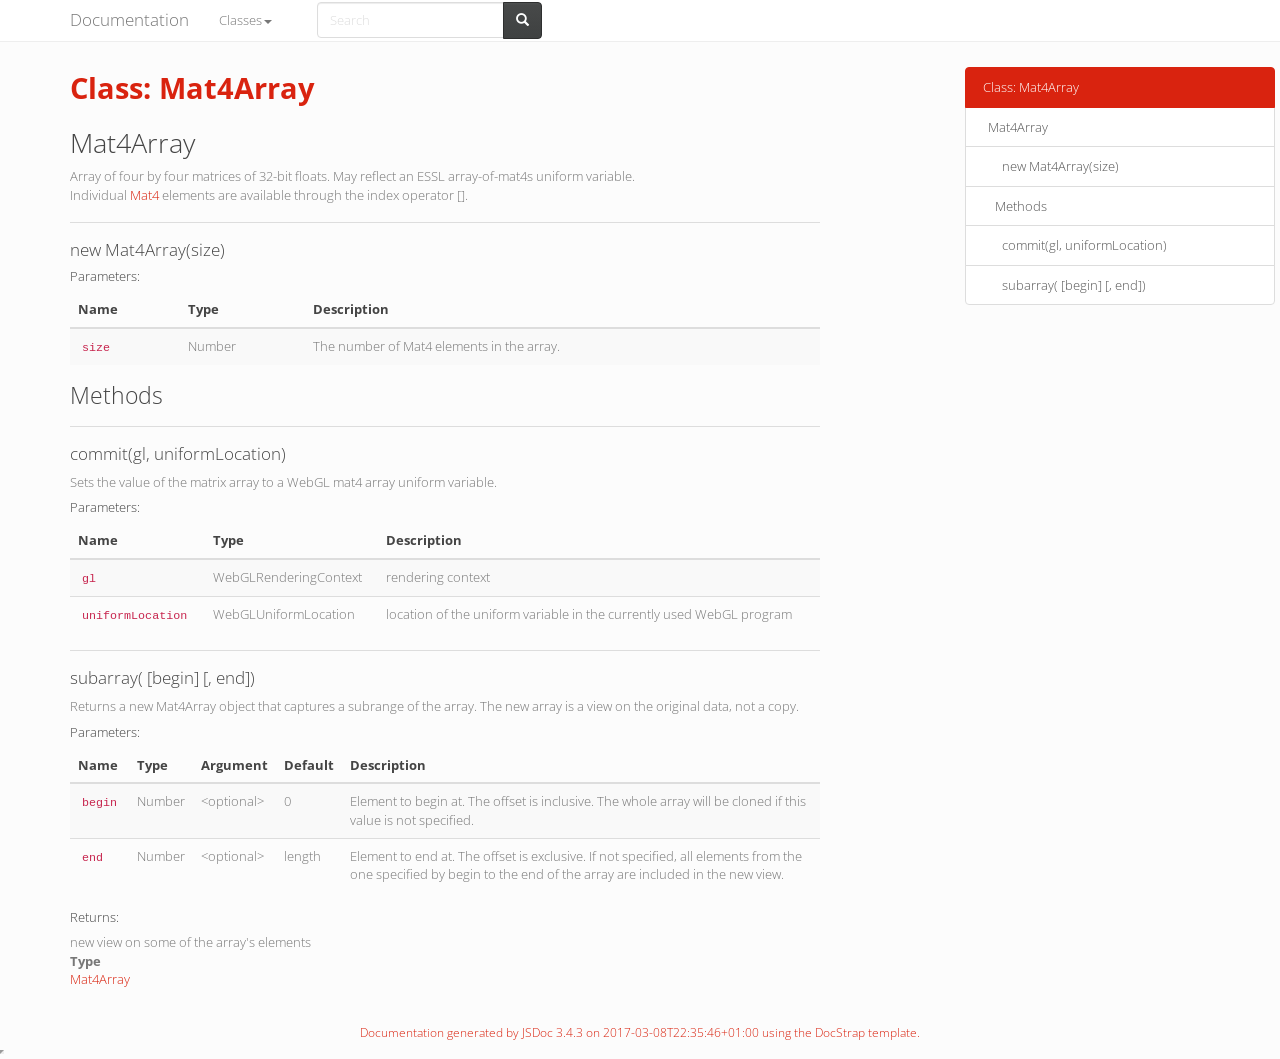
<file: WebGLMath/doc/out/Mat4Array.html>
<!DOCTYPE html>

<html lang="en">
<head>
	<meta charset="utf-8">
	<meta name="viewport" content="width=device-width">
	<title>Documentation Class: Mat4Array</title>

	<!--[if lt IE 9]>
	<script src="//html5shiv.googlecode.com/svn/trunk/html5.js"></script>
	<![endif]-->
	<link type="text/css" rel="stylesheet" href="styles/sunlight.default.css">

	<link type="text/css" rel="stylesheet" href="styles/site.simplex.css">

</head>

<body>

<div class="navbar navbar-default navbar-fixed-top ">
<div class="container">
	<div class="navbar-header">
		<a class="navbar-brand" href="index.html">Documentation</a>
		<button class="navbar-toggle" type="button" data-toggle="collapse" data-target="#topNavigation">
			<span class="icon-bar"></span>
			<span class="icon-bar"></span>
			<span class="icon-bar"></span>
        </button>
	</div>
	<div class="navbar-collapse collapse" id="topNavigation">
		<ul class="nav navbar-nav">
			
			<li class="dropdown">
				<a href="classes.list.html" class="dropdown-toggle" data-toggle="dropdown">Classes<b class="caret"></b></a>
				<ul class="dropdown-menu ">
					<li><a href="Mat4.html">Mat4</a></li><li><a href="Mat4Array.html">Mat4Array</a></li><li><a href="Sampler2D.html">Sampler2D</a></li><li><a href="Sampler2DArray.html">Sampler2DArray</a></li><li><a href="SamplerCube.html">SamplerCube</a></li><li><a href="SamplerCubeArray.html">SamplerCubeArray</a></li><li><a href="UniformReflectionFactories.html">UniformReflectionFactories</a></li><li><a href="Vec1.html">Vec1</a></li><li><a href="Vec1Array.html">Vec1Array</a></li><li><a href="Vec2.html">Vec2</a></li><li><a href="Vec2Array.html">Vec2Array</a></li><li><a href="Vec3.html">Vec3</a></li><li><a href="Vec3Array.html">Vec3Array</a></li><li><a href="Vec4.html">Vec4</a></li><li><a href="Vec4Array.html">Vec4Array</a></li><li><a href="VecArray.html">VecArray</a></li>
				</ul>
			</li>
			
		</ul>
        
            <div class="col-sm-3 col-md-3">
                <form class="navbar-form" role="search">
                    <div class="input-group">
                        <input type="text" class="form-control" placeholder="Search" name="q" id="search-input">
                        <div class="input-group-btn">
                            <button class="btn btn-default" id="search-submit"><i class="glyphicon glyphicon-search"></i></button>
                        </div>
                    </div>
                </form>
            </div>
        
	</div>

</div>
</div>


<div class="container" id="toc-content">
<div class="row">

	
	<div class="col-md-8">
	
		<div id="main">
			

	<h1 class="page-title">Class: Mat4Array</h1>
<section>

<header>
    
        <h2>
        Mat4Array
        </h2>
        
            <div class="class-description">Array of four by four matrices of 32-bit floats. May reflect an ESSL array-of-mat4s uniform variable.<BR> Individual <a href="Mat4.html">Mat4</a> elements are available through the index operator [].</div>
        
    
</header>


<article>
    <div class="container-overview">
    
        
<hr>
<dt>
    <h4 class="name" id="Mat4Array"><span class="type-signature"></span>new Mat4Array(size)</h4>
    
    
</dt>
<dd>

    

    

    

    
    
        <h5>Parameters:</h5>
        

<table class="params table table-striped">
    <thead>
    <tr>
        
        <th>Name</th>
        

        <th>Type</th>

        

        

        <th class="last">Description</th>
    </tr>
    </thead>

    <tbody>
    

        <tr>
            
                <td class="name"><code>size</code></td>
            

            <td class="type">
            
                
<span class="param-type">Number</span>



            
            </td>

            

            

            <td class="description last">The number of Mat4 elements in the array.</td>
        </tr>

    
    </tbody>
</table>

    

    
<dl class="details">
    

	

	

	

    

    

    

    

	

	

	

	

	



	

	

	

	
</dl>


    

    

    

    

    

    

    
</dd>

    
    </div>

    

    

    

    

    

    

    
        <h3 class="subsection-title">Methods</h3>

        <dl>
            
<hr>
<dt>
    <h4 class="name" id="commit"><span class="type-signature"></span>commit(gl, uniformLocation)</h4>
    
    
</dt>
<dd>

    
    <div class="description">
        Sets the value of the matrix array to a WebGL mat4 array uniform variable.
    </div>
    

    

    

    
    
        <h5>Parameters:</h5>
        

<table class="params table table-striped">
    <thead>
    <tr>
        
        <th>Name</th>
        

        <th>Type</th>

        

        

        <th class="last">Description</th>
    </tr>
    </thead>

    <tbody>
    

        <tr>
            
                <td class="name"><code>gl</code></td>
            

            <td class="type">
            
                
<span class="param-type">WebGLRenderingContext</span>



            
            </td>

            

            

            <td class="description last">rendering context</td>
        </tr>

    

        <tr>
            
                <td class="name"><code>uniformLocation</code></td>
            

            <td class="type">
            
                
<span class="param-type">WebGLUniformLocation</span>



            
            </td>

            

            

            <td class="description last">location of the uniform variable in the currently used WebGL program</td>
        </tr>

    
    </tbody>
</table>

    

    
<dl class="details">
    

	

	

	

    

    

    

    

	

	

	

	

	



	

	

	

	
</dl>


    

    

    

    

    

    

    
</dd>

        
            
<hr>
<dt>
    <h4 class="name" id="subarray"><span class="type-signature"></span>subarray( [begin] [, end])</h4>
    
    
</dt>
<dd>

    
    <div class="description">
        Returns a new Mat4Array object that captures a subrange of the array. The new array is a view on the original data, not a copy.
    </div>
    

    

    

    
    
        <h5>Parameters:</h5>
        

<table class="params table table-striped">
    <thead>
    <tr>
        
        <th>Name</th>
        

        <th>Type</th>

        
        <th>Argument</th>
        

        
        <th>Default</th>
        

        <th class="last">Description</th>
    </tr>
    </thead>

    <tbody>
    

        <tr>
            
                <td class="name"><code>begin</code></td>
            

            <td class="type">
            
                
<span class="param-type">Number</span>



            
            </td>

            
                <td class="attributes">
                
                    &lt;optional><br>
                

                

                
                </td>
            

            
                <td class="default">
                
                    0
                
                </td>
            

            <td class="description last">Element to begin at. The offset is inclusive. The whole array will be cloned if this value is not specified.</td>
        </tr>

    

        <tr>
            
                <td class="name"><code>end</code></td>
            

            <td class="type">
            
                
<span class="param-type">Number</span>



            
            </td>

            
                <td class="attributes">
                
                    &lt;optional><br>
                

                

                
                </td>
            

            
                <td class="default">
                
                    length
                
                </td>
            

            <td class="description last">Element to end at. The offset is exclusive. If not specified, all elements from the one specified by begin to the end of the array are included in the new view.</td>
        </tr>

    
    </tbody>
</table>

    

    
<dl class="details">
    

	

	

	

    

    

    

    

	

	

	

	

	



	

	

	

	
</dl>


    

    

    

    

    

    
    <h5>Returns:</h5>
    
            
<div class="param-desc">
    new view on some of the array's elements
</div>



<dl>
    <dt>
        Type
    </dt>
    <dd>
        
<span class="param-type"><a href="Mat4Array.html">Mat4Array</a></span>



    </dd>
</dl>


        

    
</dd>

        </dl>
    

    

    
</article>

</section>




		</div>
	</div>

	<div class="clearfix"></div>

	
		<div class="col-md-3">
			<div id="toc" class="col-md-3 hidden-xs hidden-sm hidden-md"></div>
		</div>
	

</div>
</div>


    <div class="modal fade" id="searchResults">
      <div class="modal-dialog">
        <div class="modal-content">
          <div class="modal-header">
            <button type="button" class="close" data-dismiss="modal" aria-label="Close"><span aria-hidden="true">&times;</span></button>
            <h4 class="modal-title">Search results</h4>
          </div>
          <div class="modal-body"></div>
          <div class="modal-footer">
            <button type="button" class="btn btn-default" data-dismiss="modal">Close</button>
          </div>
        </div><!-- /.modal-content -->
      </div><!-- /.modal-dialog -->
    </div>


<footer>


<span class="jsdoc-message">
	Documentation generated by <a href="https://github.com/jsdoc3/jsdoc">JSDoc 3.4.3</a>
	
		on 2017-03-08T22:35:46+01:00
	
	using the <a href="https://github.com/docstrap/docstrap">DocStrap template</a>.
</span>
</footer>

<script src="scripts/docstrap.lib.js"></script>
<script src="scripts/toc.js"></script>

    <script type="text/javascript" src="scripts/fulltext-search-ui.js"></script>


<script>
$( function () {
	$( "[id*='$']" ).each( function () {
		var $this = $( this );

		$this.attr( "id", $this.attr( "id" ).replace( "$", "__" ) );
	} );

	$( ".tutorial-section pre, .readme-section pre, pre.prettyprint.source" ).each( function () {
		var $this = $( this );

		var example = $this.find( "code" );
		exampleText = example.html();
		var lang = /{@lang (.*?)}/.exec( exampleText );
		if ( lang && lang[1] ) {
			exampleText = exampleText.replace( lang[0], "" );
			example.html( exampleText );
			lang = lang[1];
		} else {
			var langClassMatch = example.parent()[0].className.match(/lang\-(\S+)/);
			lang = langClassMatch ? langClassMatch[1] : "javascript";
		}

		if ( lang ) {

			$this
			.addClass( "sunlight-highlight-" + lang )
			.addClass( "linenums" )
			.html( example.html() );

		}
	} );

	Sunlight.highlightAll( {
		lineNumbers : false,
		showMenu : true,
		enableDoclinks : true
	} );

	$.catchAnchorLinks( {
        navbarOffset: 10
	} );
	$( "#toc" ).toc( {
		anchorName  : function ( i, heading, prefix ) {
			return $( heading ).attr( "id" ) || ( prefix + i );
		},
		selectors   : "#toc-content h1,#toc-content h2,#toc-content h3,#toc-content h4",
		showAndHide : false,
		smoothScrolling: true
	} );

	$( "#main span[id^='toc']" ).addClass( "toc-shim" );
	$( '.dropdown-toggle' ).dropdown();

    $( "table" ).each( function () {
      var $this = $( this );
      $this.addClass('table');
    } );

} );
</script>



<!--Navigation and Symbol Display-->


<!--Google Analytics-->



    <script type="text/javascript">
        $(document).ready(function() {
            SearcherDisplay.init();
        });
    </script>


</body>
</html>
</file>
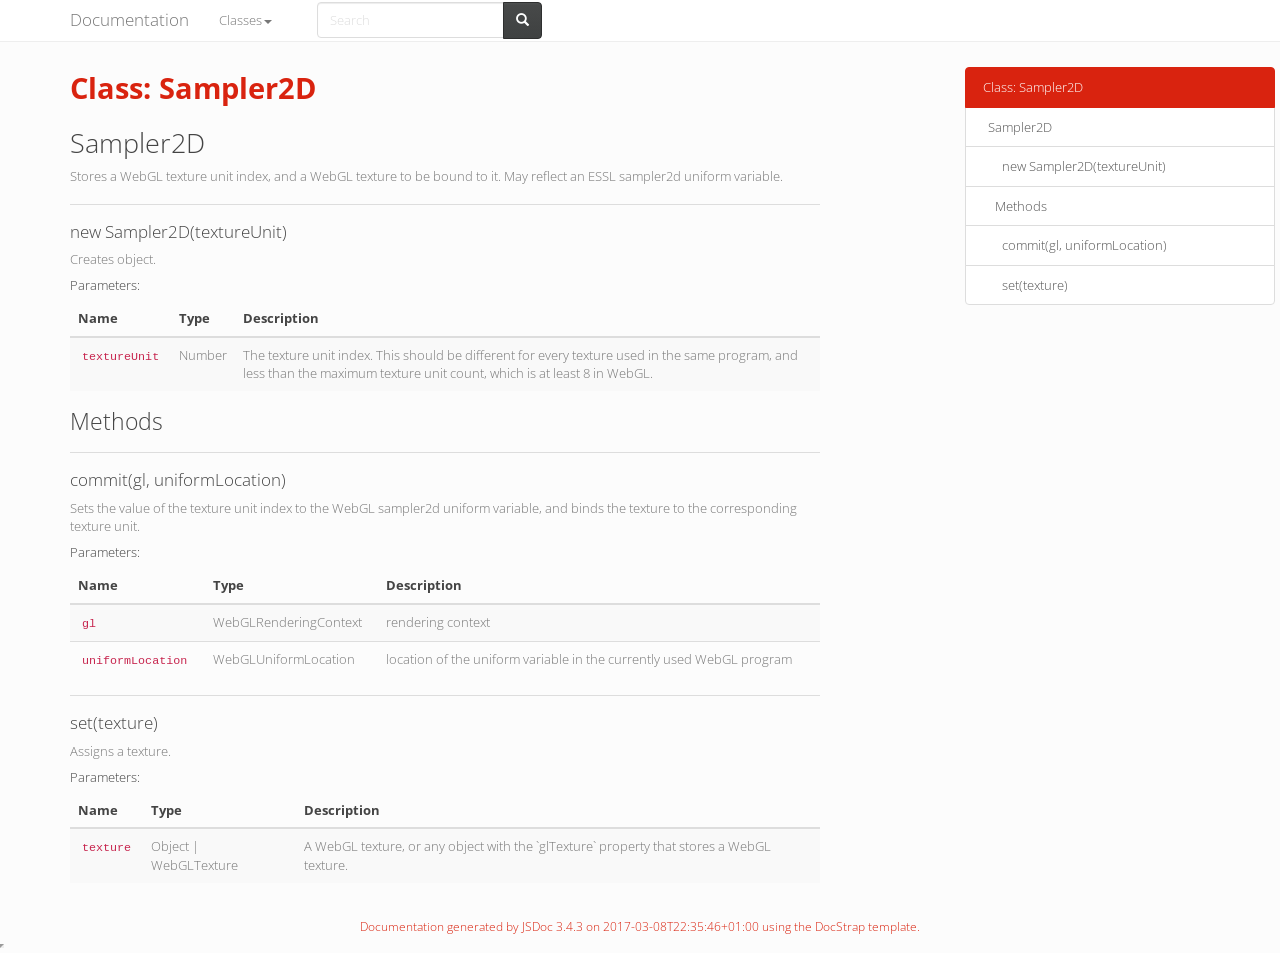
<file: WebGLMath/doc/out/Sampler2D.html>
<!DOCTYPE html>

<html lang="en">
<head>
	<meta charset="utf-8">
	<meta name="viewport" content="width=device-width">
	<title>Documentation Class: Sampler2D</title>

	<!--[if lt IE 9]>
	<script src="//html5shiv.googlecode.com/svn/trunk/html5.js"></script>
	<![endif]-->
	<link type="text/css" rel="stylesheet" href="styles/sunlight.default.css">

	<link type="text/css" rel="stylesheet" href="styles/site.simplex.css">

</head>

<body>

<div class="navbar navbar-default navbar-fixed-top ">
<div class="container">
	<div class="navbar-header">
		<a class="navbar-brand" href="index.html">Documentation</a>
		<button class="navbar-toggle" type="button" data-toggle="collapse" data-target="#topNavigation">
			<span class="icon-bar"></span>
			<span class="icon-bar"></span>
			<span class="icon-bar"></span>
        </button>
	</div>
	<div class="navbar-collapse collapse" id="topNavigation">
		<ul class="nav navbar-nav">
			
			<li class="dropdown">
				<a href="classes.list.html" class="dropdown-toggle" data-toggle="dropdown">Classes<b class="caret"></b></a>
				<ul class="dropdown-menu ">
					<li><a href="Mat4.html">Mat4</a></li><li><a href="Mat4Array.html">Mat4Array</a></li><li><a href="Sampler2D.html">Sampler2D</a></li><li><a href="Sampler2DArray.html">Sampler2DArray</a></li><li><a href="SamplerCube.html">SamplerCube</a></li><li><a href="SamplerCubeArray.html">SamplerCubeArray</a></li><li><a href="UniformReflectionFactories.html">UniformReflectionFactories</a></li><li><a href="Vec1.html">Vec1</a></li><li><a href="Vec1Array.html">Vec1Array</a></li><li><a href="Vec2.html">Vec2</a></li><li><a href="Vec2Array.html">Vec2Array</a></li><li><a href="Vec3.html">Vec3</a></li><li><a href="Vec3Array.html">Vec3Array</a></li><li><a href="Vec4.html">Vec4</a></li><li><a href="Vec4Array.html">Vec4Array</a></li><li><a href="VecArray.html">VecArray</a></li>
				</ul>
			</li>
			
		</ul>
        
            <div class="col-sm-3 col-md-3">
                <form class="navbar-form" role="search">
                    <div class="input-group">
                        <input type="text" class="form-control" placeholder="Search" name="q" id="search-input">
                        <div class="input-group-btn">
                            <button class="btn btn-default" id="search-submit"><i class="glyphicon glyphicon-search"></i></button>
                        </div>
                    </div>
                </form>
            </div>
        
	</div>

</div>
</div>


<div class="container" id="toc-content">
<div class="row">

	
	<div class="col-md-8">
	
		<div id="main">
			

	<h1 class="page-title">Class: Sampler2D</h1>
<section>

<header>
    
        <h2>
        Sampler2D
        </h2>
        
            <div class="class-description">Stores a WebGL texture unit index, and a WebGL texture to be bound to it. May reflect an ESSL sampler2d uniform variable.</div>
        
    
</header>


<article>
    <div class="container-overview">
    
        
<hr>
<dt>
    <h4 class="name" id="Sampler2D"><span class="type-signature"></span>new Sampler2D(textureUnit)</h4>
    
    
</dt>
<dd>

    
    <div class="description">
        Creates object.
    </div>
    

    

    

    
    
        <h5>Parameters:</h5>
        

<table class="params table table-striped">
    <thead>
    <tr>
        
        <th>Name</th>
        

        <th>Type</th>

        

        

        <th class="last">Description</th>
    </tr>
    </thead>

    <tbody>
    

        <tr>
            
                <td class="name"><code>textureUnit</code></td>
            

            <td class="type">
            
                
<span class="param-type">Number</span>



            
            </td>

            

            

            <td class="description last">The texture unit index. This should be different for every texture used in the same program, and less than the maximum texture unit count, which is at least 8 in WebGL.</td>
        </tr>

    
    </tbody>
</table>

    

    
<dl class="details">
    

	

	

	

    

    

    

    

	

	

	

	

	



	

	

	

	
</dl>


    

    

    

    

    

    

    
</dd>

    
    </div>

    

    

    

    

    

    

    
        <h3 class="subsection-title">Methods</h3>

        <dl>
            
<hr>
<dt>
    <h4 class="name" id="commit"><span class="type-signature"></span>commit(gl, uniformLocation)</h4>
    
    
</dt>
<dd>

    
    <div class="description">
        Sets the value of the texture unit index to the WebGL sampler2d uniform variable, and binds the texture to the corresponding texture unit.
    </div>
    

    

    

    
    
        <h5>Parameters:</h5>
        

<table class="params table table-striped">
    <thead>
    <tr>
        
        <th>Name</th>
        

        <th>Type</th>

        

        

        <th class="last">Description</th>
    </tr>
    </thead>

    <tbody>
    

        <tr>
            
                <td class="name"><code>gl</code></td>
            

            <td class="type">
            
                
<span class="param-type">WebGLRenderingContext</span>



            
            </td>

            

            

            <td class="description last">rendering context</td>
        </tr>

    

        <tr>
            
                <td class="name"><code>uniformLocation</code></td>
            

            <td class="type">
            
                
<span class="param-type">WebGLUniformLocation</span>



            
            </td>

            

            

            <td class="description last">location of the uniform variable in the currently used WebGL program</td>
        </tr>

    
    </tbody>
</table>

    

    
<dl class="details">
    

	

	

	

    

    

    

    

	

	

	

	

	



	

	

	

	
</dl>


    

    

    

    

    

    

    
</dd>

        
            
<hr>
<dt>
    <h4 class="name" id="set"><span class="type-signature"></span>set(texture)</h4>
    
    
</dt>
<dd>

    
    <div class="description">
        Assigns a texture.
    </div>
    

    

    

    
    
        <h5>Parameters:</h5>
        

<table class="params table table-striped">
    <thead>
    <tr>
        
        <th>Name</th>
        

        <th>Type</th>

        

        

        <th class="last">Description</th>
    </tr>
    </thead>

    <tbody>
    

        <tr>
            
                <td class="name"><code>texture</code></td>
            

            <td class="type">
            
                
<span class="param-type">Object</span>
|

<span class="param-type">WebGLTexture</span>



            
            </td>

            

            

            <td class="description last">A WebGL texture, or any object with the `glTexture` property that stores a WebGL texture.</td>
        </tr>

    
    </tbody>
</table>

    

    
<dl class="details">
    

	

	

	

    

    

    

    

	

	

	

	

	



	

	

	

	
</dl>


    

    

    

    

    

    

    
</dd>

        </dl>
    

    

    
</article>

</section>




		</div>
	</div>

	<div class="clearfix"></div>

	
		<div class="col-md-3">
			<div id="toc" class="col-md-3 hidden-xs hidden-sm hidden-md"></div>
		</div>
	

</div>
</div>


    <div class="modal fade" id="searchResults">
      <div class="modal-dialog">
        <div class="modal-content">
          <div class="modal-header">
            <button type="button" class="close" data-dismiss="modal" aria-label="Close"><span aria-hidden="true">&times;</span></button>
            <h4 class="modal-title">Search results</h4>
          </div>
          <div class="modal-body"></div>
          <div class="modal-footer">
            <button type="button" class="btn btn-default" data-dismiss="modal">Close</button>
          </div>
        </div><!-- /.modal-content -->
      </div><!-- /.modal-dialog -->
    </div>


<footer>


<span class="jsdoc-message">
	Documentation generated by <a href="https://github.com/jsdoc3/jsdoc">JSDoc 3.4.3</a>
	
		on 2017-03-08T22:35:46+01:00
	
	using the <a href="https://github.com/docstrap/docstrap">DocStrap template</a>.
</span>
</footer>

<script src="scripts/docstrap.lib.js"></script>
<script src="scripts/toc.js"></script>

    <script type="text/javascript" src="scripts/fulltext-search-ui.js"></script>


<script>
$( function () {
	$( "[id*='$']" ).each( function () {
		var $this = $( this );

		$this.attr( "id", $this.attr( "id" ).replace( "$", "__" ) );
	} );

	$( ".tutorial-section pre, .readme-section pre, pre.prettyprint.source" ).each( function () {
		var $this = $( this );

		var example = $this.find( "code" );
		exampleText = example.html();
		var lang = /{@lang (.*?)}/.exec( exampleText );
		if ( lang && lang[1] ) {
			exampleText = exampleText.replace( lang[0], "" );
			example.html( exampleText );
			lang = lang[1];
		} else {
			var langClassMatch = example.parent()[0].className.match(/lang\-(\S+)/);
			lang = langClassMatch ? langClassMatch[1] : "javascript";
		}

		if ( lang ) {

			$this
			.addClass( "sunlight-highlight-" + lang )
			.addClass( "linenums" )
			.html( example.html() );

		}
	} );

	Sunlight.highlightAll( {
		lineNumbers : false,
		showMenu : true,
		enableDoclinks : true
	} );

	$.catchAnchorLinks( {
        navbarOffset: 10
	} );
	$( "#toc" ).toc( {
		anchorName  : function ( i, heading, prefix ) {
			return $( heading ).attr( "id" ) || ( prefix + i );
		},
		selectors   : "#toc-content h1,#toc-content h2,#toc-content h3,#toc-content h4",
		showAndHide : false,
		smoothScrolling: true
	} );

	$( "#main span[id^='toc']" ).addClass( "toc-shim" );
	$( '.dropdown-toggle' ).dropdown();

    $( "table" ).each( function () {
      var $this = $( this );
      $this.addClass('table');
    } );

} );
</script>



<!--Navigation and Symbol Display-->


<!--Google Analytics-->



    <script type="text/javascript">
        $(document).ready(function() {
            SearcherDisplay.init();
        });
    </script>


</body>
</html>
</file>
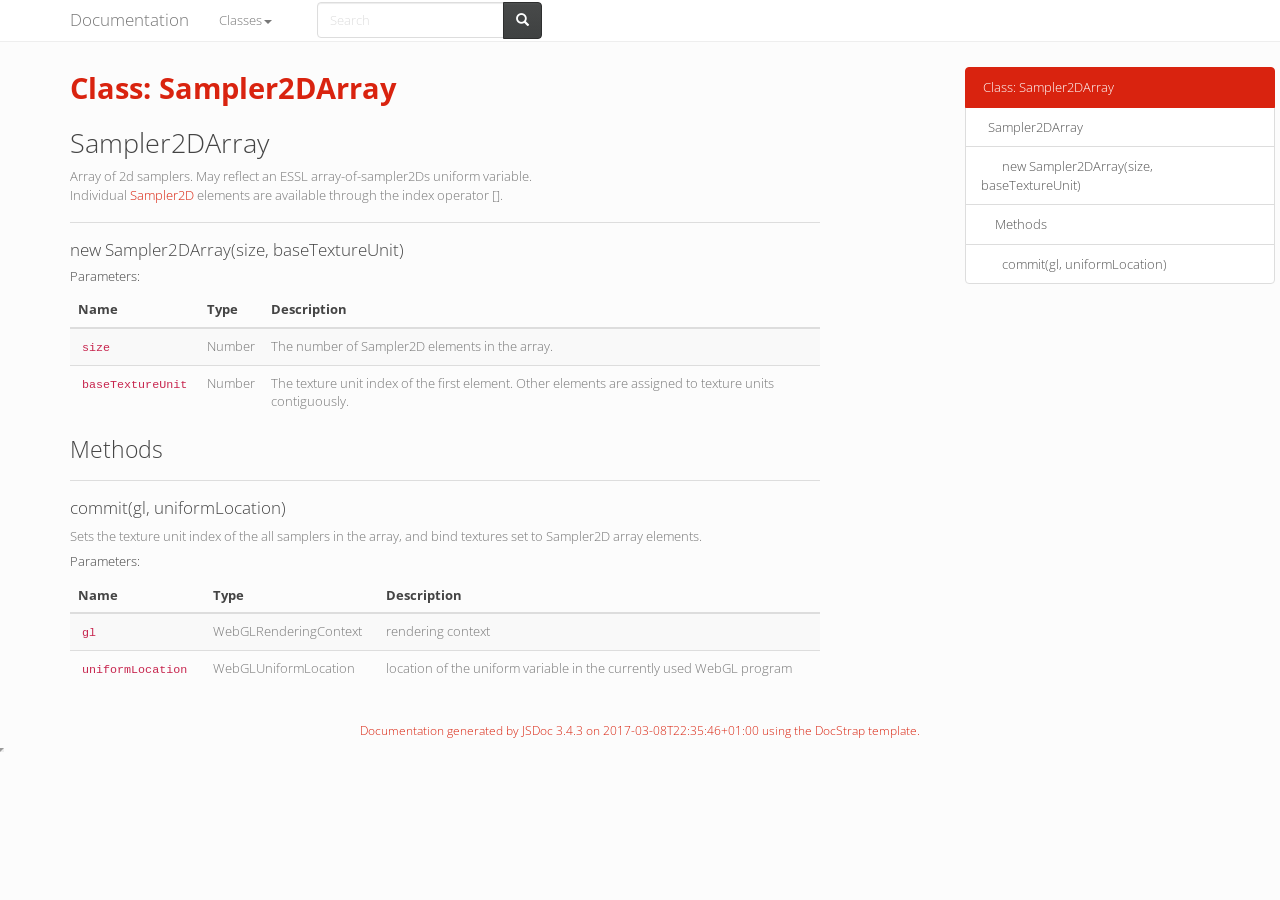
<file: WebGLMath/doc/out/Sampler2DArray.html>
<!DOCTYPE html>

<html lang="en">
<head>
	<meta charset="utf-8">
	<meta name="viewport" content="width=device-width">
	<title>Documentation Class: Sampler2DArray</title>

	<!--[if lt IE 9]>
	<script src="//html5shiv.googlecode.com/svn/trunk/html5.js"></script>
	<![endif]-->
	<link type="text/css" rel="stylesheet" href="styles/sunlight.default.css">

	<link type="text/css" rel="stylesheet" href="styles/site.simplex.css">

</head>

<body>

<div class="navbar navbar-default navbar-fixed-top ">
<div class="container">
	<div class="navbar-header">
		<a class="navbar-brand" href="index.html">Documentation</a>
		<button class="navbar-toggle" type="button" data-toggle="collapse" data-target="#topNavigation">
			<span class="icon-bar"></span>
			<span class="icon-bar"></span>
			<span class="icon-bar"></span>
        </button>
	</div>
	<div class="navbar-collapse collapse" id="topNavigation">
		<ul class="nav navbar-nav">
			
			<li class="dropdown">
				<a href="classes.list.html" class="dropdown-toggle" data-toggle="dropdown">Classes<b class="caret"></b></a>
				<ul class="dropdown-menu ">
					<li><a href="Mat4.html">Mat4</a></li><li><a href="Mat4Array.html">Mat4Array</a></li><li><a href="Sampler2D.html">Sampler2D</a></li><li><a href="Sampler2DArray.html">Sampler2DArray</a></li><li><a href="SamplerCube.html">SamplerCube</a></li><li><a href="SamplerCubeArray.html">SamplerCubeArray</a></li><li><a href="UniformReflectionFactories.html">UniformReflectionFactories</a></li><li><a href="Vec1.html">Vec1</a></li><li><a href="Vec1Array.html">Vec1Array</a></li><li><a href="Vec2.html">Vec2</a></li><li><a href="Vec2Array.html">Vec2Array</a></li><li><a href="Vec3.html">Vec3</a></li><li><a href="Vec3Array.html">Vec3Array</a></li><li><a href="Vec4.html">Vec4</a></li><li><a href="Vec4Array.html">Vec4Array</a></li><li><a href="VecArray.html">VecArray</a></li>
				</ul>
			</li>
			
		</ul>
        
            <div class="col-sm-3 col-md-3">
                <form class="navbar-form" role="search">
                    <div class="input-group">
                        <input type="text" class="form-control" placeholder="Search" name="q" id="search-input">
                        <div class="input-group-btn">
                            <button class="btn btn-default" id="search-submit"><i class="glyphicon glyphicon-search"></i></button>
                        </div>
                    </div>
                </form>
            </div>
        
	</div>

</div>
</div>


<div class="container" id="toc-content">
<div class="row">

	
	<div class="col-md-8">
	
		<div id="main">
			

	<h1 class="page-title">Class: Sampler2DArray</h1>
<section>

<header>
    
        <h2>
        Sampler2DArray
        </h2>
        
            <div class="class-description">Array of 2d samplers. May reflect an ESSL array-of-sampler2Ds uniform variable.<BR> Individual <a href="Sampler2D.html">Sampler2D</a> elements are available through the index operator [].</div>
        
    
</header>


<article>
    <div class="container-overview">
    
        
<hr>
<dt>
    <h4 class="name" id="Sampler2DArray"><span class="type-signature"></span>new Sampler2DArray(size, baseTextureUnit)</h4>
    
    
</dt>
<dd>

    

    

    

    
    
        <h5>Parameters:</h5>
        

<table class="params table table-striped">
    <thead>
    <tr>
        
        <th>Name</th>
        

        <th>Type</th>

        

        

        <th class="last">Description</th>
    </tr>
    </thead>

    <tbody>
    

        <tr>
            
                <td class="name"><code>size</code></td>
            

            <td class="type">
            
                
<span class="param-type">Number</span>



            
            </td>

            

            

            <td class="description last">The number of Sampler2D elements in the array.</td>
        </tr>

    

        <tr>
            
                <td class="name"><code>baseTextureUnit</code></td>
            

            <td class="type">
            
                
<span class="param-type">Number</span>



            
            </td>

            

            

            <td class="description last">The texture unit index of the first element. Other elements are assigned to texture units contiguously.</td>
        </tr>

    
    </tbody>
</table>

    

    
<dl class="details">
    

	

	

	

    

    

    

    

	

	

	

	

	



	

	

	

	
</dl>


    

    

    

    

    

    

    
</dd>

    
    </div>

    

    

    

    

    

    

    
        <h3 class="subsection-title">Methods</h3>

        <dl>
            
<hr>
<dt>
    <h4 class="name" id="commit"><span class="type-signature"></span>commit(gl, uniformLocation)</h4>
    
    
</dt>
<dd>

    
    <div class="description">
        Sets the texture unit index of the all samplers in the array, and bind textures set to Sampler2D array elements.
    </div>
    

    

    

    
    
        <h5>Parameters:</h5>
        

<table class="params table table-striped">
    <thead>
    <tr>
        
        <th>Name</th>
        

        <th>Type</th>

        

        

        <th class="last">Description</th>
    </tr>
    </thead>

    <tbody>
    

        <tr>
            
                <td class="name"><code>gl</code></td>
            

            <td class="type">
            
                
<span class="param-type">WebGLRenderingContext</span>



            
            </td>

            

            

            <td class="description last">rendering context</td>
        </tr>

    

        <tr>
            
                <td class="name"><code>uniformLocation</code></td>
            

            <td class="type">
            
                
<span class="param-type">WebGLUniformLocation</span>



            
            </td>

            

            

            <td class="description last">location of the uniform variable in the currently used WebGL program</td>
        </tr>

    
    </tbody>
</table>

    

    
<dl class="details">
    

	

	

	

    

    

    

    

	

	

	

	

	



	

	

	

	
</dl>


    

    

    

    

    

    

    
</dd>

        </dl>
    

    

    
</article>

</section>




		</div>
	</div>

	<div class="clearfix"></div>

	
		<div class="col-md-3">
			<div id="toc" class="col-md-3 hidden-xs hidden-sm hidden-md"></div>
		</div>
	

</div>
</div>


    <div class="modal fade" id="searchResults">
      <div class="modal-dialog">
        <div class="modal-content">
          <div class="modal-header">
            <button type="button" class="close" data-dismiss="modal" aria-label="Close"><span aria-hidden="true">&times;</span></button>
            <h4 class="modal-title">Search results</h4>
          </div>
          <div class="modal-body"></div>
          <div class="modal-footer">
            <button type="button" class="btn btn-default" data-dismiss="modal">Close</button>
          </div>
        </div><!-- /.modal-content -->
      </div><!-- /.modal-dialog -->
    </div>


<footer>


<span class="jsdoc-message">
	Documentation generated by <a href="https://github.com/jsdoc3/jsdoc">JSDoc 3.4.3</a>
	
		on 2017-03-08T22:35:46+01:00
	
	using the <a href="https://github.com/docstrap/docstrap">DocStrap template</a>.
</span>
</footer>

<script src="scripts/docstrap.lib.js"></script>
<script src="scripts/toc.js"></script>

    <script type="text/javascript" src="scripts/fulltext-search-ui.js"></script>


<script>
$( function () {
	$( "[id*='$']" ).each( function () {
		var $this = $( this );

		$this.attr( "id", $this.attr( "id" ).replace( "$", "__" ) );
	} );

	$( ".tutorial-section pre, .readme-section pre, pre.prettyprint.source" ).each( function () {
		var $this = $( this );

		var example = $this.find( "code" );
		exampleText = example.html();
		var lang = /{@lang (.*?)}/.exec( exampleText );
		if ( lang && lang[1] ) {
			exampleText = exampleText.replace( lang[0], "" );
			example.html( exampleText );
			lang = lang[1];
		} else {
			var langClassMatch = example.parent()[0].className.match(/lang\-(\S+)/);
			lang = langClassMatch ? langClassMatch[1] : "javascript";
		}

		if ( lang ) {

			$this
			.addClass( "sunlight-highlight-" + lang )
			.addClass( "linenums" )
			.html( example.html() );

		}
	} );

	Sunlight.highlightAll( {
		lineNumbers : false,
		showMenu : true,
		enableDoclinks : true
	} );

	$.catchAnchorLinks( {
        navbarOffset: 10
	} );
	$( "#toc" ).toc( {
		anchorName  : function ( i, heading, prefix ) {
			return $( heading ).attr( "id" ) || ( prefix + i );
		},
		selectors   : "#toc-content h1,#toc-content h2,#toc-content h3,#toc-content h4",
		showAndHide : false,
		smoothScrolling: true
	} );

	$( "#main span[id^='toc']" ).addClass( "toc-shim" );
	$( '.dropdown-toggle' ).dropdown();

    $( "table" ).each( function () {
      var $this = $( this );
      $this.addClass('table');
    } );

} );
</script>



<!--Navigation and Symbol Display-->


<!--Google Analytics-->



    <script type="text/javascript">
        $(document).ready(function() {
            SearcherDisplay.init();
        });
    </script>


</body>
</html>
</file>
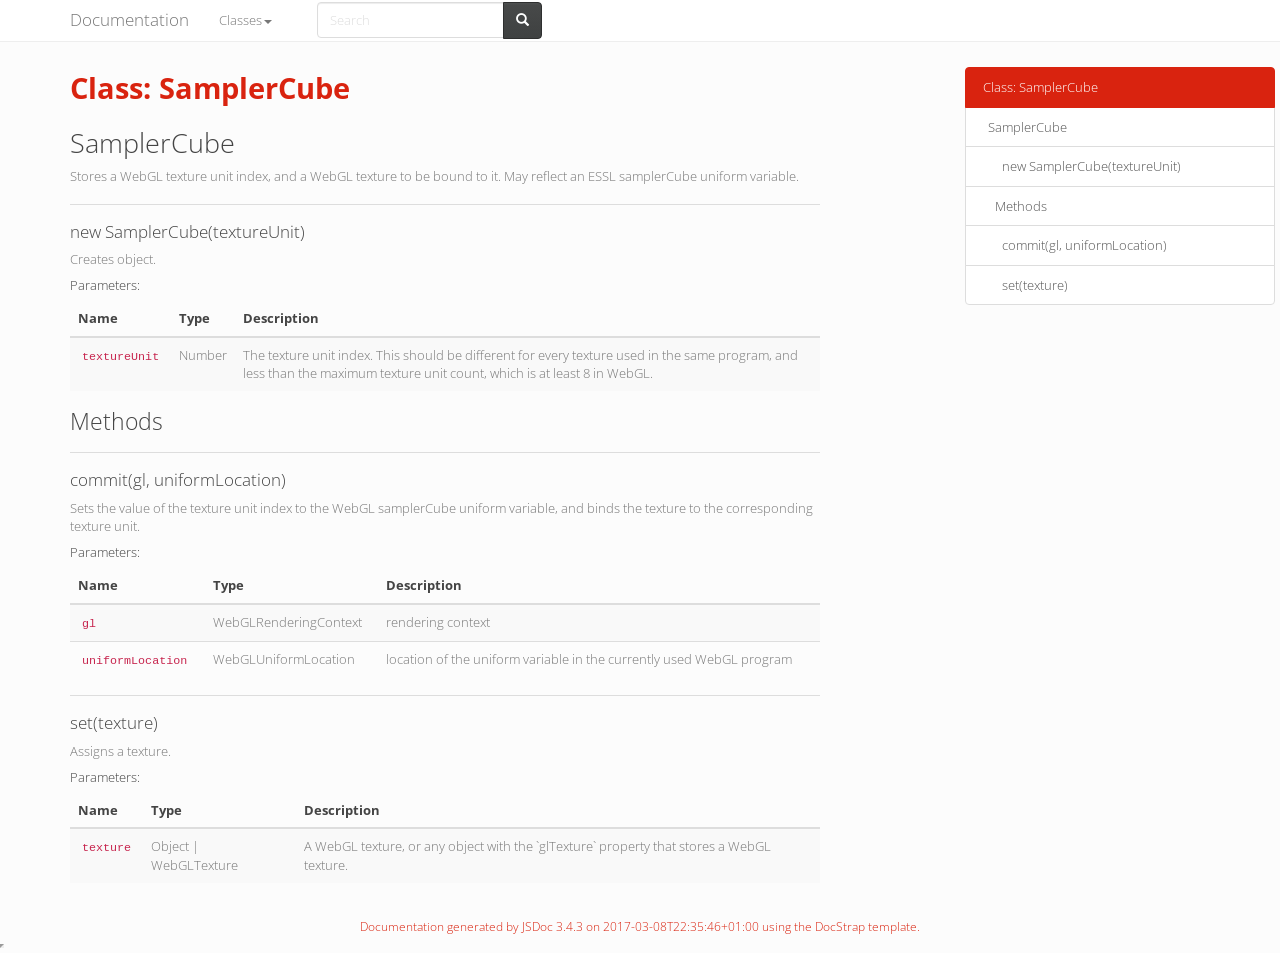
<file: WebGLMath/doc/out/SamplerCube.html>
<!DOCTYPE html>

<html lang="en">
<head>
	<meta charset="utf-8">
	<meta name="viewport" content="width=device-width">
	<title>Documentation Class: SamplerCube</title>

	<!--[if lt IE 9]>
	<script src="//html5shiv.googlecode.com/svn/trunk/html5.js"></script>
	<![endif]-->
	<link type="text/css" rel="stylesheet" href="styles/sunlight.default.css">

	<link type="text/css" rel="stylesheet" href="styles/site.simplex.css">

</head>

<body>

<div class="navbar navbar-default navbar-fixed-top ">
<div class="container">
	<div class="navbar-header">
		<a class="navbar-brand" href="index.html">Documentation</a>
		<button class="navbar-toggle" type="button" data-toggle="collapse" data-target="#topNavigation">
			<span class="icon-bar"></span>
			<span class="icon-bar"></span>
			<span class="icon-bar"></span>
        </button>
	</div>
	<div class="navbar-collapse collapse" id="topNavigation">
		<ul class="nav navbar-nav">
			
			<li class="dropdown">
				<a href="classes.list.html" class="dropdown-toggle" data-toggle="dropdown">Classes<b class="caret"></b></a>
				<ul class="dropdown-menu ">
					<li><a href="Mat4.html">Mat4</a></li><li><a href="Mat4Array.html">Mat4Array</a></li><li><a href="Sampler2D.html">Sampler2D</a></li><li><a href="Sampler2DArray.html">Sampler2DArray</a></li><li><a href="SamplerCube.html">SamplerCube</a></li><li><a href="SamplerCubeArray.html">SamplerCubeArray</a></li><li><a href="UniformReflectionFactories.html">UniformReflectionFactories</a></li><li><a href="Vec1.html">Vec1</a></li><li><a href="Vec1Array.html">Vec1Array</a></li><li><a href="Vec2.html">Vec2</a></li><li><a href="Vec2Array.html">Vec2Array</a></li><li><a href="Vec3.html">Vec3</a></li><li><a href="Vec3Array.html">Vec3Array</a></li><li><a href="Vec4.html">Vec4</a></li><li><a href="Vec4Array.html">Vec4Array</a></li><li><a href="VecArray.html">VecArray</a></li>
				</ul>
			</li>
			
		</ul>
        
            <div class="col-sm-3 col-md-3">
                <form class="navbar-form" role="search">
                    <div class="input-group">
                        <input type="text" class="form-control" placeholder="Search" name="q" id="search-input">
                        <div class="input-group-btn">
                            <button class="btn btn-default" id="search-submit"><i class="glyphicon glyphicon-search"></i></button>
                        </div>
                    </div>
                </form>
            </div>
        
	</div>

</div>
</div>


<div class="container" id="toc-content">
<div class="row">

	
	<div class="col-md-8">
	
		<div id="main">
			

	<h1 class="page-title">Class: SamplerCube</h1>
<section>

<header>
    
        <h2>
        SamplerCube
        </h2>
        
            <div class="class-description">Stores a WebGL texture unit index, and a WebGL texture to be bound to it. May reflect an ESSL samplerCube uniform variable.</div>
        
    
</header>


<article>
    <div class="container-overview">
    
        
<hr>
<dt>
    <h4 class="name" id="SamplerCube"><span class="type-signature"></span>new SamplerCube(textureUnit)</h4>
    
    
</dt>
<dd>

    
    <div class="description">
        Creates object.
    </div>
    

    

    

    
    
        <h5>Parameters:</h5>
        

<table class="params table table-striped">
    <thead>
    <tr>
        
        <th>Name</th>
        

        <th>Type</th>

        

        

        <th class="last">Description</th>
    </tr>
    </thead>

    <tbody>
    

        <tr>
            
                <td class="name"><code>textureUnit</code></td>
            

            <td class="type">
            
                
<span class="param-type">Number</span>



            
            </td>

            

            

            <td class="description last">The texture unit index. This should be different for every texture used in the same program, and less than the maximum texture unit count, which is at least 8 in WebGL.</td>
        </tr>

    
    </tbody>
</table>

    

    
<dl class="details">
    

	

	

	

    

    

    

    

	

	

	

	

	



	

	

	

	
</dl>


    

    

    

    

    

    

    
</dd>

    
    </div>

    

    

    

    

    

    

    
        <h3 class="subsection-title">Methods</h3>

        <dl>
            
<hr>
<dt>
    <h4 class="name" id="commit"><span class="type-signature"></span>commit(gl, uniformLocation)</h4>
    
    
</dt>
<dd>

    
    <div class="description">
        Sets the value of the texture unit index to the WebGL samplerCube uniform variable, and binds the texture to the corresponding texture unit.
    </div>
    

    

    

    
    
        <h5>Parameters:</h5>
        

<table class="params table table-striped">
    <thead>
    <tr>
        
        <th>Name</th>
        

        <th>Type</th>

        

        

        <th class="last">Description</th>
    </tr>
    </thead>

    <tbody>
    

        <tr>
            
                <td class="name"><code>gl</code></td>
            

            <td class="type">
            
                
<span class="param-type">WebGLRenderingContext</span>



            
            </td>

            

            

            <td class="description last">rendering context</td>
        </tr>

    

        <tr>
            
                <td class="name"><code>uniformLocation</code></td>
            

            <td class="type">
            
                
<span class="param-type">WebGLUniformLocation</span>



            
            </td>

            

            

            <td class="description last">location of the uniform variable in the currently used WebGL program</td>
        </tr>

    
    </tbody>
</table>

    

    
<dl class="details">
    

	

	

	

    

    

    

    

	

	

	

	

	



	

	

	

	
</dl>


    

    

    

    

    

    

    
</dd>

        
            
<hr>
<dt>
    <h4 class="name" id="set"><span class="type-signature"></span>set(texture)</h4>
    
    
</dt>
<dd>

    
    <div class="description">
        Assigns a texture.
    </div>
    

    

    

    
    
        <h5>Parameters:</h5>
        

<table class="params table table-striped">
    <thead>
    <tr>
        
        <th>Name</th>
        

        <th>Type</th>

        

        

        <th class="last">Description</th>
    </tr>
    </thead>

    <tbody>
    

        <tr>
            
                <td class="name"><code>texture</code></td>
            

            <td class="type">
            
                
<span class="param-type">Object</span>
|

<span class="param-type">WebGLTexture</span>



            
            </td>

            

            

            <td class="description last">A WebGL texture, or any object with the `glTexture` property that stores a WebGL texture.</td>
        </tr>

    
    </tbody>
</table>

    

    
<dl class="details">
    

	

	

	

    

    

    

    

	

	

	

	

	



	

	

	

	
</dl>


    

    

    

    

    

    

    
</dd>

        </dl>
    

    

    
</article>

</section>




		</div>
	</div>

	<div class="clearfix"></div>

	
		<div class="col-md-3">
			<div id="toc" class="col-md-3 hidden-xs hidden-sm hidden-md"></div>
		</div>
	

</div>
</div>


    <div class="modal fade" id="searchResults">
      <div class="modal-dialog">
        <div class="modal-content">
          <div class="modal-header">
            <button type="button" class="close" data-dismiss="modal" aria-label="Close"><span aria-hidden="true">&times;</span></button>
            <h4 class="modal-title">Search results</h4>
          </div>
          <div class="modal-body"></div>
          <div class="modal-footer">
            <button type="button" class="btn btn-default" data-dismiss="modal">Close</button>
          </div>
        </div><!-- /.modal-content -->
      </div><!-- /.modal-dialog -->
    </div>


<footer>


<span class="jsdoc-message">
	Documentation generated by <a href="https://github.com/jsdoc3/jsdoc">JSDoc 3.4.3</a>
	
		on 2017-03-08T22:35:46+01:00
	
	using the <a href="https://github.com/docstrap/docstrap">DocStrap template</a>.
</span>
</footer>

<script src="scripts/docstrap.lib.js"></script>
<script src="scripts/toc.js"></script>

    <script type="text/javascript" src="scripts/fulltext-search-ui.js"></script>


<script>
$( function () {
	$( "[id*='$']" ).each( function () {
		var $this = $( this );

		$this.attr( "id", $this.attr( "id" ).replace( "$", "__" ) );
	} );

	$( ".tutorial-section pre, .readme-section pre, pre.prettyprint.source" ).each( function () {
		var $this = $( this );

		var example = $this.find( "code" );
		exampleText = example.html();
		var lang = /{@lang (.*?)}/.exec( exampleText );
		if ( lang && lang[1] ) {
			exampleText = exampleText.replace( lang[0], "" );
			example.html( exampleText );
			lang = lang[1];
		} else {
			var langClassMatch = example.parent()[0].className.match(/lang\-(\S+)/);
			lang = langClassMatch ? langClassMatch[1] : "javascript";
		}

		if ( lang ) {

			$this
			.addClass( "sunlight-highlight-" + lang )
			.addClass( "linenums" )
			.html( example.html() );

		}
	} );

	Sunlight.highlightAll( {
		lineNumbers : false,
		showMenu : true,
		enableDoclinks : true
	} );

	$.catchAnchorLinks( {
        navbarOffset: 10
	} );
	$( "#toc" ).toc( {
		anchorName  : function ( i, heading, prefix ) {
			return $( heading ).attr( "id" ) || ( prefix + i );
		},
		selectors   : "#toc-content h1,#toc-content h2,#toc-content h3,#toc-content h4",
		showAndHide : false,
		smoothScrolling: true
	} );

	$( "#main span[id^='toc']" ).addClass( "toc-shim" );
	$( '.dropdown-toggle' ).dropdown();

    $( "table" ).each( function () {
      var $this = $( this );
      $this.addClass('table');
    } );

} );
</script>



<!--Navigation and Symbol Display-->


<!--Google Analytics-->



    <script type="text/javascript">
        $(document).ready(function() {
            SearcherDisplay.init();
        });
    </script>


</body>
</html>
</file>
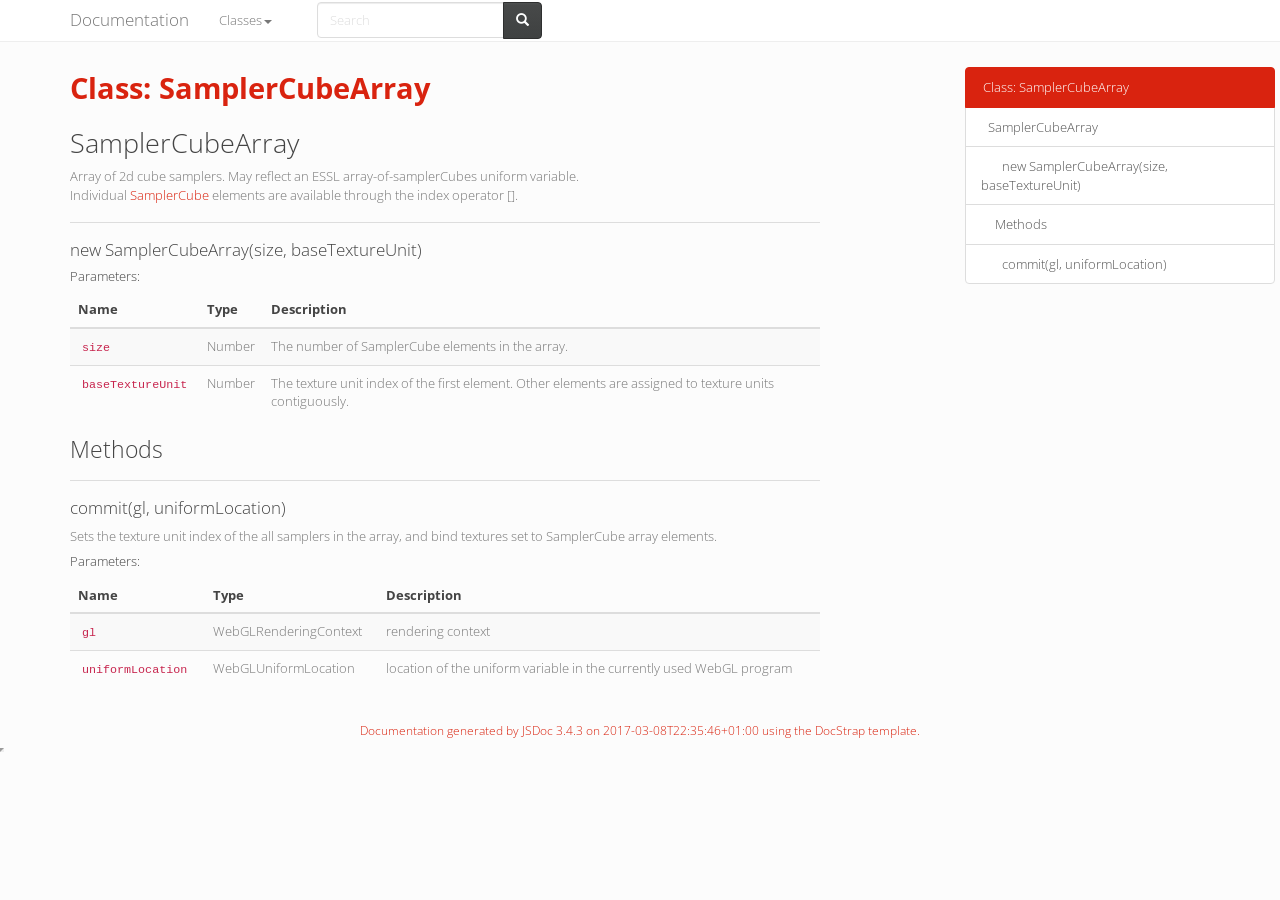
<file: WebGLMath/doc/out/SamplerCubeArray.html>
<!DOCTYPE html>

<html lang="en">
<head>
	<meta charset="utf-8">
	<meta name="viewport" content="width=device-width">
	<title>Documentation Class: SamplerCubeArray</title>

	<!--[if lt IE 9]>
	<script src="//html5shiv.googlecode.com/svn/trunk/html5.js"></script>
	<![endif]-->
	<link type="text/css" rel="stylesheet" href="styles/sunlight.default.css">

	<link type="text/css" rel="stylesheet" href="styles/site.simplex.css">

</head>

<body>

<div class="navbar navbar-default navbar-fixed-top ">
<div class="container">
	<div class="navbar-header">
		<a class="navbar-brand" href="index.html">Documentation</a>
		<button class="navbar-toggle" type="button" data-toggle="collapse" data-target="#topNavigation">
			<span class="icon-bar"></span>
			<span class="icon-bar"></span>
			<span class="icon-bar"></span>
        </button>
	</div>
	<div class="navbar-collapse collapse" id="topNavigation">
		<ul class="nav navbar-nav">
			
			<li class="dropdown">
				<a href="classes.list.html" class="dropdown-toggle" data-toggle="dropdown">Classes<b class="caret"></b></a>
				<ul class="dropdown-menu ">
					<li><a href="Mat4.html">Mat4</a></li><li><a href="Mat4Array.html">Mat4Array</a></li><li><a href="Sampler2D.html">Sampler2D</a></li><li><a href="Sampler2DArray.html">Sampler2DArray</a></li><li><a href="SamplerCube.html">SamplerCube</a></li><li><a href="SamplerCubeArray.html">SamplerCubeArray</a></li><li><a href="UniformReflectionFactories.html">UniformReflectionFactories</a></li><li><a href="Vec1.html">Vec1</a></li><li><a href="Vec1Array.html">Vec1Array</a></li><li><a href="Vec2.html">Vec2</a></li><li><a href="Vec2Array.html">Vec2Array</a></li><li><a href="Vec3.html">Vec3</a></li><li><a href="Vec3Array.html">Vec3Array</a></li><li><a href="Vec4.html">Vec4</a></li><li><a href="Vec4Array.html">Vec4Array</a></li><li><a href="VecArray.html">VecArray</a></li>
				</ul>
			</li>
			
		</ul>
        
            <div class="col-sm-3 col-md-3">
                <form class="navbar-form" role="search">
                    <div class="input-group">
                        <input type="text" class="form-control" placeholder="Search" name="q" id="search-input">
                        <div class="input-group-btn">
                            <button class="btn btn-default" id="search-submit"><i class="glyphicon glyphicon-search"></i></button>
                        </div>
                    </div>
                </form>
            </div>
        
	</div>

</div>
</div>


<div class="container" id="toc-content">
<div class="row">

	
	<div class="col-md-8">
	
		<div id="main">
			

	<h1 class="page-title">Class: SamplerCubeArray</h1>
<section>

<header>
    
        <h2>
        SamplerCubeArray
        </h2>
        
            <div class="class-description">Array of 2d cube samplers. May reflect an ESSL array-of-samplerCubes uniform variable.<BR> Individual <a href="SamplerCube.html">SamplerCube</a> elements are available through the index operator [].</div>
        
    
</header>


<article>
    <div class="container-overview">
    
        
<hr>
<dt>
    <h4 class="name" id="SamplerCubeArray"><span class="type-signature"></span>new SamplerCubeArray(size, baseTextureUnit)</h4>
    
    
</dt>
<dd>

    

    

    

    
    
        <h5>Parameters:</h5>
        

<table class="params table table-striped">
    <thead>
    <tr>
        
        <th>Name</th>
        

        <th>Type</th>

        

        

        <th class="last">Description</th>
    </tr>
    </thead>

    <tbody>
    

        <tr>
            
                <td class="name"><code>size</code></td>
            

            <td class="type">
            
                
<span class="param-type">Number</span>



            
            </td>

            

            

            <td class="description last">The number of SamplerCube elements in the array.</td>
        </tr>

    

        <tr>
            
                <td class="name"><code>baseTextureUnit</code></td>
            

            <td class="type">
            
                
<span class="param-type">Number</span>



            
            </td>

            

            

            <td class="description last">The texture unit index of the first element. Other elements are assigned to texture units contiguously.</td>
        </tr>

    
    </tbody>
</table>

    

    
<dl class="details">
    

	

	

	

    

    

    

    

	

	

	

	

	



	

	

	

	
</dl>


    

    

    

    

    

    

    
</dd>

    
    </div>

    

    

    

    

    

    

    
        <h3 class="subsection-title">Methods</h3>

        <dl>
            
<hr>
<dt>
    <h4 class="name" id="commit"><span class="type-signature"></span>commit(gl, uniformLocation)</h4>
    
    
</dt>
<dd>

    
    <div class="description">
        Sets the texture unit index of the all samplers in the array, and bind textures set to SamplerCube array elements.
    </div>
    

    

    

    
    
        <h5>Parameters:</h5>
        

<table class="params table table-striped">
    <thead>
    <tr>
        
        <th>Name</th>
        

        <th>Type</th>

        

        

        <th class="last">Description</th>
    </tr>
    </thead>

    <tbody>
    

        <tr>
            
                <td class="name"><code>gl</code></td>
            

            <td class="type">
            
                
<span class="param-type">WebGLRenderingContext</span>



            
            </td>

            

            

            <td class="description last">rendering context</td>
        </tr>

    

        <tr>
            
                <td class="name"><code>uniformLocation</code></td>
            

            <td class="type">
            
                
<span class="param-type">WebGLUniformLocation</span>



            
            </td>

            

            

            <td class="description last">location of the uniform variable in the currently used WebGL program</td>
        </tr>

    
    </tbody>
</table>

    

    
<dl class="details">
    

	

	

	

    

    

    

    

	

	

	

	

	



	

	

	

	
</dl>


    

    

    

    

    

    

    
</dd>

        </dl>
    

    

    
</article>

</section>




		</div>
	</div>

	<div class="clearfix"></div>

	
		<div class="col-md-3">
			<div id="toc" class="col-md-3 hidden-xs hidden-sm hidden-md"></div>
		</div>
	

</div>
</div>


    <div class="modal fade" id="searchResults">
      <div class="modal-dialog">
        <div class="modal-content">
          <div class="modal-header">
            <button type="button" class="close" data-dismiss="modal" aria-label="Close"><span aria-hidden="true">&times;</span></button>
            <h4 class="modal-title">Search results</h4>
          </div>
          <div class="modal-body"></div>
          <div class="modal-footer">
            <button type="button" class="btn btn-default" data-dismiss="modal">Close</button>
          </div>
        </div><!-- /.modal-content -->
      </div><!-- /.modal-dialog -->
    </div>


<footer>


<span class="jsdoc-message">
	Documentation generated by <a href="https://github.com/jsdoc3/jsdoc">JSDoc 3.4.3</a>
	
		on 2017-03-08T22:35:46+01:00
	
	using the <a href="https://github.com/docstrap/docstrap">DocStrap template</a>.
</span>
</footer>

<script src="scripts/docstrap.lib.js"></script>
<script src="scripts/toc.js"></script>

    <script type="text/javascript" src="scripts/fulltext-search-ui.js"></script>


<script>
$( function () {
	$( "[id*='$']" ).each( function () {
		var $this = $( this );

		$this.attr( "id", $this.attr( "id" ).replace( "$", "__" ) );
	} );

	$( ".tutorial-section pre, .readme-section pre, pre.prettyprint.source" ).each( function () {
		var $this = $( this );

		var example = $this.find( "code" );
		exampleText = example.html();
		var lang = /{@lang (.*?)}/.exec( exampleText );
		if ( lang && lang[1] ) {
			exampleText = exampleText.replace( lang[0], "" );
			example.html( exampleText );
			lang = lang[1];
		} else {
			var langClassMatch = example.parent()[0].className.match(/lang\-(\S+)/);
			lang = langClassMatch ? langClassMatch[1] : "javascript";
		}

		if ( lang ) {

			$this
			.addClass( "sunlight-highlight-" + lang )
			.addClass( "linenums" )
			.html( example.html() );

		}
	} );

	Sunlight.highlightAll( {
		lineNumbers : false,
		showMenu : true,
		enableDoclinks : true
	} );

	$.catchAnchorLinks( {
        navbarOffset: 10
	} );
	$( "#toc" ).toc( {
		anchorName  : function ( i, heading, prefix ) {
			return $( heading ).attr( "id" ) || ( prefix + i );
		},
		selectors   : "#toc-content h1,#toc-content h2,#toc-content h3,#toc-content h4",
		showAndHide : false,
		smoothScrolling: true
	} );

	$( "#main span[id^='toc']" ).addClass( "toc-shim" );
	$( '.dropdown-toggle' ).dropdown();

    $( "table" ).each( function () {
      var $this = $( this );
      $this.addClass('table');
    } );

} );
</script>



<!--Navigation and Symbol Display-->


<!--Google Analytics-->



    <script type="text/javascript">
        $(document).ready(function() {
            SearcherDisplay.init();
        });
    </script>


</body>
</html>
</file>
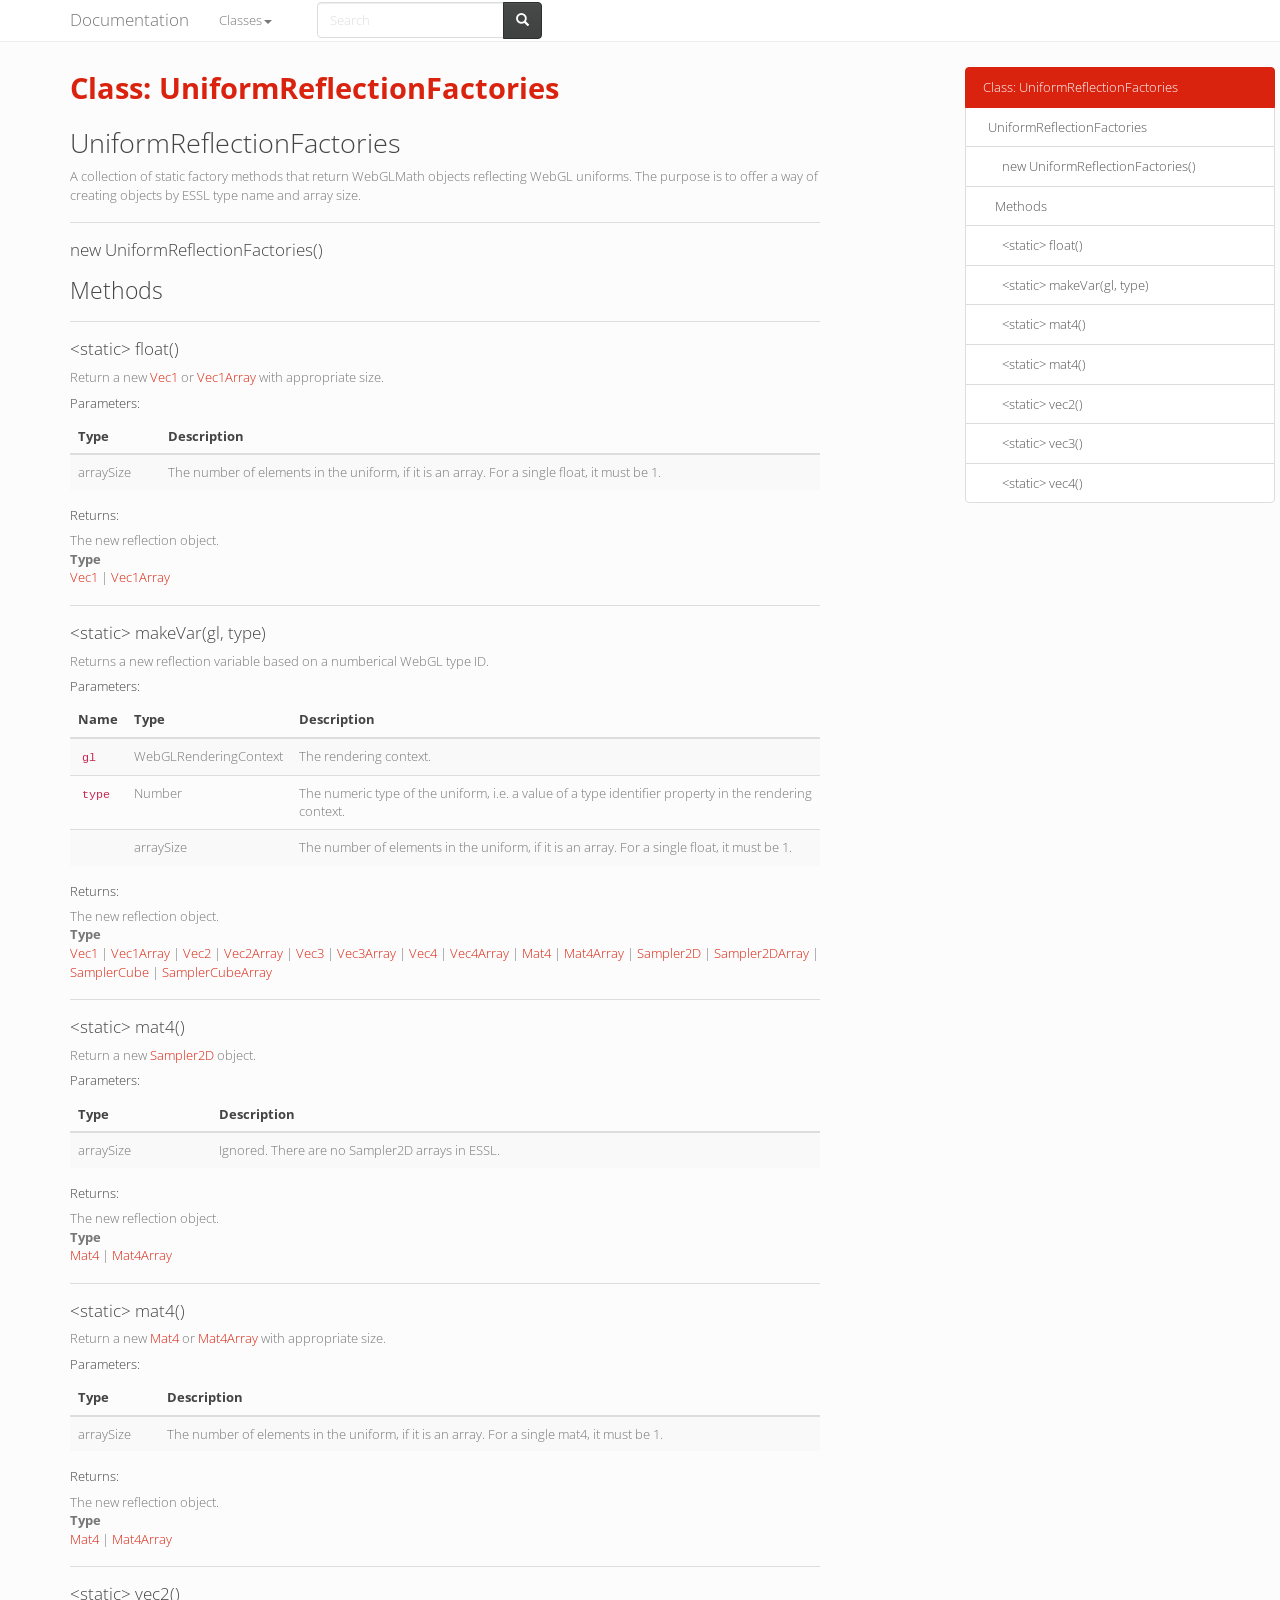
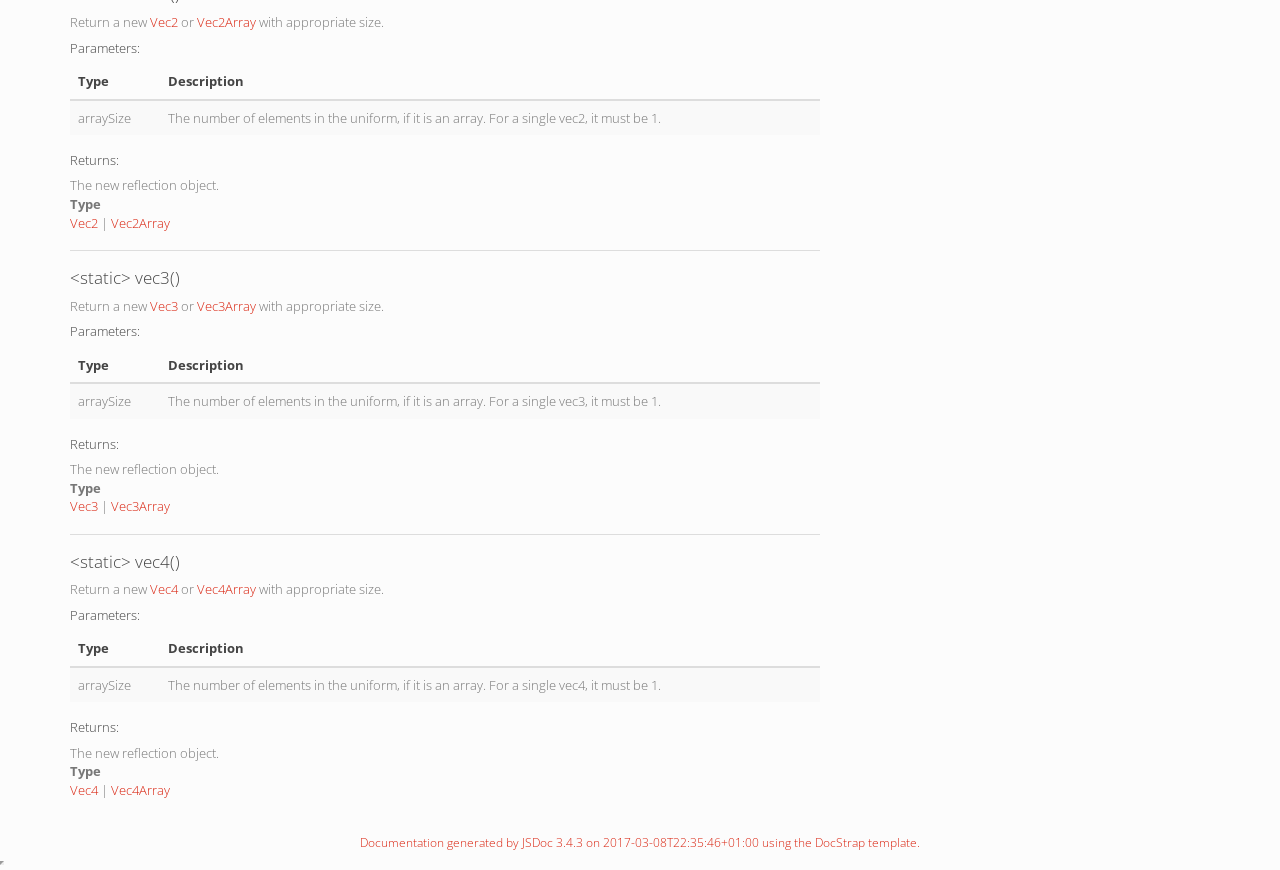
<file: WebGLMath/doc/out/UniformReflectionFactories.html>
<!DOCTYPE html>

<html lang="en">
<head>
	<meta charset="utf-8">
	<meta name="viewport" content="width=device-width">
	<title>Documentation Class: UniformReflectionFactories</title>

	<!--[if lt IE 9]>
	<script src="//html5shiv.googlecode.com/svn/trunk/html5.js"></script>
	<![endif]-->
	<link type="text/css" rel="stylesheet" href="styles/sunlight.default.css">

	<link type="text/css" rel="stylesheet" href="styles/site.simplex.css">

</head>

<body>

<div class="navbar navbar-default navbar-fixed-top ">
<div class="container">
	<div class="navbar-header">
		<a class="navbar-brand" href="index.html">Documentation</a>
		<button class="navbar-toggle" type="button" data-toggle="collapse" data-target="#topNavigation">
			<span class="icon-bar"></span>
			<span class="icon-bar"></span>
			<span class="icon-bar"></span>
        </button>
	</div>
	<div class="navbar-collapse collapse" id="topNavigation">
		<ul class="nav navbar-nav">
			
			<li class="dropdown">
				<a href="classes.list.html" class="dropdown-toggle" data-toggle="dropdown">Classes<b class="caret"></b></a>
				<ul class="dropdown-menu ">
					<li><a href="Mat4.html">Mat4</a></li><li><a href="Mat4Array.html">Mat4Array</a></li><li><a href="Sampler2D.html">Sampler2D</a></li><li><a href="Sampler2DArray.html">Sampler2DArray</a></li><li><a href="SamplerCube.html">SamplerCube</a></li><li><a href="SamplerCubeArray.html">SamplerCubeArray</a></li><li><a href="UniformReflectionFactories.html">UniformReflectionFactories</a></li><li><a href="Vec1.html">Vec1</a></li><li><a href="Vec1Array.html">Vec1Array</a></li><li><a href="Vec2.html">Vec2</a></li><li><a href="Vec2Array.html">Vec2Array</a></li><li><a href="Vec3.html">Vec3</a></li><li><a href="Vec3Array.html">Vec3Array</a></li><li><a href="Vec4.html">Vec4</a></li><li><a href="Vec4Array.html">Vec4Array</a></li><li><a href="VecArray.html">VecArray</a></li>
				</ul>
			</li>
			
		</ul>
        
            <div class="col-sm-3 col-md-3">
                <form class="navbar-form" role="search">
                    <div class="input-group">
                        <input type="text" class="form-control" placeholder="Search" name="q" id="search-input">
                        <div class="input-group-btn">
                            <button class="btn btn-default" id="search-submit"><i class="glyphicon glyphicon-search"></i></button>
                        </div>
                    </div>
                </form>
            </div>
        
	</div>

</div>
</div>


<div class="container" id="toc-content">
<div class="row">

	
	<div class="col-md-8">
	
		<div id="main">
			

	<h1 class="page-title">Class: UniformReflectionFactories</h1>
<section>

<header>
    
        <h2>
        UniformReflectionFactories
        </h2>
        
            <div class="class-description">A collection of static factory methods that return WebGLMath objects reflecting WebGL uniforms.The purpose is to offer a way of creating objects by ESSL type name and array size.</div>
        
    
</header>


<article>
    <div class="container-overview">
    
        
<hr>
<dt>
    <h4 class="name" id="UniformReflectionFactories"><span class="type-signature"></span>new UniformReflectionFactories()</h4>
    
    
</dt>
<dd>

    

    

    

    
    

    
<dl class="details">
    

	

	

	

    

    

    

    

	

	

	

	

	



	

	

	

	
</dl>


    

    

    

    

    

    

    
</dd>

    
    </div>

    

    

    

    

    

    

    
        <h3 class="subsection-title">Methods</h3>

        <dl>
            
<hr>
<dt>
    <h4 class="name" id=".float"><span class="type-signature">&lt;static> </span>float()</h4>
    
    
</dt>
<dd>

    
    <div class="description">
        Return a new <a href="Vec1.html">Vec1</a> or <a href="Vec1Array.html">Vec1Array</a> with appropriate size.
    </div>
    

    

    

    
    
        <h5>Parameters:</h5>
        

<table class="params table table-striped">
    <thead>
    <tr>
        

        <th>Type</th>

        

        

        <th class="last">Description</th>
    </tr>
    </thead>

    <tbody>
    

        <tr>
            

            <td class="type">
            
                
<span class="param-type">arraySize</span>



            
            </td>

            

            

            <td class="description last">The number of elements in the uniform, if it is an array. For a single float, it must be 1.</td>
        </tr>

    
    </tbody>
</table>

    

    
<dl class="details">
    

	

	

	

    

    

    

    

	

	

	

	

	



	

	

	

	
</dl>


    

    

    

    

    

    
    <h5>Returns:</h5>
    
            
<div class="param-desc">
    The new reflection object.
</div>



<dl>
    <dt>
        Type
    </dt>
    <dd>
        
<span class="param-type"><a href="Vec1.html">Vec1</a></span>
|

<span class="param-type"><a href="Vec1Array.html">Vec1Array</a></span>



    </dd>
</dl>


        

    
</dd>

        
            
<hr>
<dt>
    <h4 class="name" id=".makeVar"><span class="type-signature">&lt;static> </span>makeVar(gl, type)</h4>
    
    
</dt>
<dd>

    
    <div class="description">
        Returns a new reflection variable based on a numberical WebGL type ID.
    </div>
    

    

    

    
    
        <h5>Parameters:</h5>
        

<table class="params table table-striped">
    <thead>
    <tr>
        
        <th>Name</th>
        

        <th>Type</th>

        

        

        <th class="last">Description</th>
    </tr>
    </thead>

    <tbody>
    

        <tr>
            
                <td class="name"><code>gl</code></td>
            

            <td class="type">
            
                
<span class="param-type">WebGLRenderingContext</span>



            
            </td>

            

            

            <td class="description last">The rendering context.</td>
        </tr>

    

        <tr>
            
                <td class="name"><code>type</code></td>
            

            <td class="type">
            
                
<span class="param-type">Number</span>



            
            </td>

            

            

            <td class="description last">The numeric type of the uniform, i.e. a value of a type identifier property in the rendering context.</td>
        </tr>

    

        <tr>
            
                <td class="name"><code></code></td>
            

            <td class="type">
            
                
<span class="param-type">arraySize</span>



            
            </td>

            

            

            <td class="description last">The number of elements in the uniform, if it is an array. For a single float, it must be 1.</td>
        </tr>

    
    </tbody>
</table>

    

    
<dl class="details">
    

	

	

	

    

    

    

    

	

	

	

	

	



	

	

	

	
</dl>


    

    

    

    

    

    
    <h5>Returns:</h5>
    
            
<div class="param-desc">
    The new reflection object.
</div>



<dl>
    <dt>
        Type
    </dt>
    <dd>
        
<span class="param-type"><a href="Vec1.html">Vec1</a></span>
|

<span class="param-type"><a href="Vec1Array.html">Vec1Array</a></span>
|

<span class="param-type"><a href="Vec2.html">Vec2</a></span>
|

<span class="param-type"><a href="Vec2Array.html">Vec2Array</a></span>
|

<span class="param-type"><a href="Vec3.html">Vec3</a></span>
|

<span class="param-type"><a href="Vec3Array.html">Vec3Array</a></span>
|

<span class="param-type"><a href="Vec4.html">Vec4</a></span>
|

<span class="param-type"><a href="Vec4Array.html">Vec4Array</a></span>
|

<span class="param-type"><a href="Mat4.html">Mat4</a></span>
|

<span class="param-type"><a href="Mat4Array.html">Mat4Array</a></span>
|

<span class="param-type"><a href="Sampler2D.html">Sampler2D</a></span>
|

<span class="param-type"><a href="Sampler2DArray.html">Sampler2DArray</a></span>
|

<span class="param-type"><a href="SamplerCube.html">SamplerCube</a></span>
|

<span class="param-type"><a href="SamplerCubeArray.html">SamplerCubeArray</a></span>



    </dd>
</dl>


        

    
</dd>

        
            
<hr>
<dt>
    <h4 class="name" id=".mat4"><span class="type-signature">&lt;static> </span>mat4()</h4>
    
    
</dt>
<dd>

    
    <div class="description">
        Return a new <a href="Sampler2D.html">Sampler2D</a> object.
    </div>
    

    

    

    
    
        <h5>Parameters:</h5>
        

<table class="params table table-striped">
    <thead>
    <tr>
        

        <th>Type</th>

        

        

        <th class="last">Description</th>
    </tr>
    </thead>

    <tbody>
    

        <tr>
            

            <td class="type">
            
                
<span class="param-type">arraySize</span>



            
            </td>

            

            

            <td class="description last">Ignored. There are no Sampler2D arrays in ESSL.</td>
        </tr>

    
    </tbody>
</table>

    

    
<dl class="details">
    

	

	

	

    

    

    

    

	

	

	

	

	



	

	

	

	
</dl>


    

    

    

    

    

    
    <h5>Returns:</h5>
    
            
<div class="param-desc">
    The new reflection object.
</div>



<dl>
    <dt>
        Type
    </dt>
    <dd>
        
<span class="param-type"><a href="Mat4.html">Mat4</a></span>
|

<span class="param-type"><a href="Mat4Array.html">Mat4Array</a></span>



    </dd>
</dl>


        

    
</dd>

        
            
<hr>
<dt>
    <h4 class="name" id=".mat4"><span class="type-signature">&lt;static> </span>mat4()</h4>
    
    
</dt>
<dd>

    
    <div class="description">
        Return a new <a href="Mat4.html">Mat4</a> or <a href="Mat4Array.html">Mat4Array</a> with appropriate size.
    </div>
    

    

    

    
    
        <h5>Parameters:</h5>
        

<table class="params table table-striped">
    <thead>
    <tr>
        

        <th>Type</th>

        

        

        <th class="last">Description</th>
    </tr>
    </thead>

    <tbody>
    

        <tr>
            

            <td class="type">
            
                
<span class="param-type">arraySize</span>



            
            </td>

            

            

            <td class="description last">The number of elements in the uniform, if it is an array. For a single mat4, it must be 1.</td>
        </tr>

    
    </tbody>
</table>

    

    
<dl class="details">
    

	

	

	

    

    

    

    

	

	

	

	

	



	

	

	

	
</dl>


    

    

    

    

    

    
    <h5>Returns:</h5>
    
            
<div class="param-desc">
    The new reflection object.
</div>



<dl>
    <dt>
        Type
    </dt>
    <dd>
        
<span class="param-type"><a href="Mat4.html">Mat4</a></span>
|

<span class="param-type"><a href="Mat4Array.html">Mat4Array</a></span>



    </dd>
</dl>


        

    
</dd>

        
            
<hr>
<dt>
    <h4 class="name" id=".vec2"><span class="type-signature">&lt;static> </span>vec2()</h4>
    
    
</dt>
<dd>

    
    <div class="description">
        Return a new <a href="Vec2.html">Vec2</a> or <a href="Vec2Array.html">Vec2Array</a> with appropriate size.
    </div>
    

    

    

    
    
        <h5>Parameters:</h5>
        

<table class="params table table-striped">
    <thead>
    <tr>
        

        <th>Type</th>

        

        

        <th class="last">Description</th>
    </tr>
    </thead>

    <tbody>
    

        <tr>
            

            <td class="type">
            
                
<span class="param-type">arraySize</span>



            
            </td>

            

            

            <td class="description last">The number of elements in the uniform, if it is an array. For a single vec2, it must be 1.</td>
        </tr>

    
    </tbody>
</table>

    

    
<dl class="details">
    

	

	

	

    

    

    

    

	

	

	

	

	



	

	

	

	
</dl>


    

    

    

    

    

    
    <h5>Returns:</h5>
    
            
<div class="param-desc">
    The new reflection object.
</div>



<dl>
    <dt>
        Type
    </dt>
    <dd>
        
<span class="param-type"><a href="Vec2.html">Vec2</a></span>
|

<span class="param-type"><a href="Vec2Array.html">Vec2Array</a></span>



    </dd>
</dl>


        

    
</dd>

        
            
<hr>
<dt>
    <h4 class="name" id=".vec3"><span class="type-signature">&lt;static> </span>vec3()</h4>
    
    
</dt>
<dd>

    
    <div class="description">
        Return a new <a href="Vec3.html">Vec3</a> or <a href="Vec3Array.html">Vec3Array</a> with appropriate size.
    </div>
    

    

    

    
    
        <h5>Parameters:</h5>
        

<table class="params table table-striped">
    <thead>
    <tr>
        

        <th>Type</th>

        

        

        <th class="last">Description</th>
    </tr>
    </thead>

    <tbody>
    

        <tr>
            

            <td class="type">
            
                
<span class="param-type">arraySize</span>



            
            </td>

            

            

            <td class="description last">The number of elements in the uniform, if it is an array. For a single vec3, it must be 1.</td>
        </tr>

    
    </tbody>
</table>

    

    
<dl class="details">
    

	

	

	

    

    

    

    

	

	

	

	

	



	

	

	

	
</dl>


    

    

    

    

    

    
    <h5>Returns:</h5>
    
            
<div class="param-desc">
    The new reflection object.
</div>



<dl>
    <dt>
        Type
    </dt>
    <dd>
        
<span class="param-type"><a href="Vec3.html">Vec3</a></span>
|

<span class="param-type"><a href="Vec3Array.html">Vec3Array</a></span>



    </dd>
</dl>


        

    
</dd>

        
            
<hr>
<dt>
    <h4 class="name" id=".vec4"><span class="type-signature">&lt;static> </span>vec4()</h4>
    
    
</dt>
<dd>

    
    <div class="description">
        Return a new <a href="Vec4.html">Vec4</a> or <a href="Vec4Array.html">Vec4Array</a> with appropriate size.
    </div>
    

    

    

    
    
        <h5>Parameters:</h5>
        

<table class="params table table-striped">
    <thead>
    <tr>
        

        <th>Type</th>

        

        

        <th class="last">Description</th>
    </tr>
    </thead>

    <tbody>
    

        <tr>
            

            <td class="type">
            
                
<span class="param-type">arraySize</span>



            
            </td>

            

            

            <td class="description last">The number of elements in the uniform, if it is an array. For a single vec4, it must be 1.</td>
        </tr>

    
    </tbody>
</table>

    

    
<dl class="details">
    

	

	

	

    

    

    

    

	

	

	

	

	



	

	

	

	
</dl>


    

    

    

    

    

    
    <h5>Returns:</h5>
    
            
<div class="param-desc">
    The new reflection object.
</div>



<dl>
    <dt>
        Type
    </dt>
    <dd>
        
<span class="param-type"><a href="Vec4.html">Vec4</a></span>
|

<span class="param-type"><a href="Vec4Array.html">Vec4Array</a></span>



    </dd>
</dl>


        

    
</dd>

        </dl>
    

    

    
</article>

</section>




		</div>
	</div>

	<div class="clearfix"></div>

	
		<div class="col-md-3">
			<div id="toc" class="col-md-3 hidden-xs hidden-sm hidden-md"></div>
		</div>
	

</div>
</div>


    <div class="modal fade" id="searchResults">
      <div class="modal-dialog">
        <div class="modal-content">
          <div class="modal-header">
            <button type="button" class="close" data-dismiss="modal" aria-label="Close"><span aria-hidden="true">&times;</span></button>
            <h4 class="modal-title">Search results</h4>
          </div>
          <div class="modal-body"></div>
          <div class="modal-footer">
            <button type="button" class="btn btn-default" data-dismiss="modal">Close</button>
          </div>
        </div><!-- /.modal-content -->
      </div><!-- /.modal-dialog -->
    </div>


<footer>


<span class="jsdoc-message">
	Documentation generated by <a href="https://github.com/jsdoc3/jsdoc">JSDoc 3.4.3</a>
	
		on 2017-03-08T22:35:46+01:00
	
	using the <a href="https://github.com/docstrap/docstrap">DocStrap template</a>.
</span>
</footer>

<script src="scripts/docstrap.lib.js"></script>
<script src="scripts/toc.js"></script>

    <script type="text/javascript" src="scripts/fulltext-search-ui.js"></script>


<script>
$( function () {
	$( "[id*='$']" ).each( function () {
		var $this = $( this );

		$this.attr( "id", $this.attr( "id" ).replace( "$", "__" ) );
	} );

	$( ".tutorial-section pre, .readme-section pre, pre.prettyprint.source" ).each( function () {
		var $this = $( this );

		var example = $this.find( "code" );
		exampleText = example.html();
		var lang = /{@lang (.*?)}/.exec( exampleText );
		if ( lang && lang[1] ) {
			exampleText = exampleText.replace( lang[0], "" );
			example.html( exampleText );
			lang = lang[1];
		} else {
			var langClassMatch = example.parent()[0].className.match(/lang\-(\S+)/);
			lang = langClassMatch ? langClassMatch[1] : "javascript";
		}

		if ( lang ) {

			$this
			.addClass( "sunlight-highlight-" + lang )
			.addClass( "linenums" )
			.html( example.html() );

		}
	} );

	Sunlight.highlightAll( {
		lineNumbers : false,
		showMenu : true,
		enableDoclinks : true
	} );

	$.catchAnchorLinks( {
        navbarOffset: 10
	} );
	$( "#toc" ).toc( {
		anchorName  : function ( i, heading, prefix ) {
			return $( heading ).attr( "id" ) || ( prefix + i );
		},
		selectors   : "#toc-content h1,#toc-content h2,#toc-content h3,#toc-content h4",
		showAndHide : false,
		smoothScrolling: true
	} );

	$( "#main span[id^='toc']" ).addClass( "toc-shim" );
	$( '.dropdown-toggle' ).dropdown();

    $( "table" ).each( function () {
      var $this = $( this );
      $this.addClass('table');
    } );

} );
</script>



<!--Navigation and Symbol Display-->


<!--Google Analytics-->



    <script type="text/javascript">
        $(document).ready(function() {
            SearcherDisplay.init();
        });
    </script>


</body>
</html>
</file>
<file: WebGLMath/doc/out/styles/sunlight.default.css>
/* global styles */
.sunlight-container {
	clear: both !important;
	position: relative !important;
	margin: 10px 0 !important;
}
.sunlight-code-container {
	clear: both !important;
	position: relative !important;
	border: none;
	border-color: #969696 !important;
	background-color: #FFFFFF !important;
}
.sunlight-highlighted, .sunlight-container, .sunlight-container textarea {
	font-family: Consolas, Inconsolata, Monaco, "Courier New" !important;
	font-size: 12px !important;
	line-height: 15px !important;
}
.sunlight-highlighted, .sunlight-container textarea {
	color: #000000 !important;
	margin: 0 !important;
}
.sunlight-container textarea {
	padding-left: 0 !important;
	margin-left: 0 !important;
	margin-right: 0 !important;
	padding-right: 0 !important;
}
.sunlight-code-container > .sunlight-highlighted {
	white-space: pre;
	overflow-x: auto;
	overflow-y: hidden; /* ie requires this wtf? */
}
.sunlight-highlighted {
	z-index: 1;
	position: relative;
}
.sunlight-highlighted * {
	background: transparent;
}
.sunlight-line-number-margin {
	float: left !important;
	margin-right: 5px !important;
	margin-top: 0 !important;
	margin-bottom: 0 !important;
	padding: 0 !important;
	padding-right: 4px !important;
	padding-left: 4px !important;
	border-right: 1px solid #CCCCCC !important;
	background-color: #EEEEEE !important;
	color: #848484 !important;
	text-align: right !important;
	position: relative;
	z-index: 3;
}
.sunlight-highlighted a, .sunlight-line-number-margin a  {
	border: none !important;
	text-decoration: none !important;
	font-weight: normal !important;
	font-style: normal !important;
	padding: 0 !important;
}
.sunlight-line-number-margin a {
	color: inherit !important;
}
.sunlight-line-highlight-overlay {
	position: absolute;
	top: 0;
	left: 0;
	width: 100%;
	z-index: 0;
}
.sunlight-line-highlight-overlay div {
	height: 15px;
	width: 100%;
}
.sunlight-line-highlight-overlay .sunlight-line-highlight-active {
	background-color: #E7FCFA;
}

/* menu */
.sunlight-menu {
	background-color: #FFFFCC;
	color: #000000;
}
.sunlight-menu ul {
	margin: 0 !important;
	padding: 0 !important;
	list-style-type: none !important;
}
.sunlight-menu li {
	float: right !important;
	margin-left: 5px !important;
}
.sunlight-menu a, .sunlight-menu img {
	color: #000099 !important;
	text-decoration: none !important;
	border: none !important;
}




.sunlight-string,
.sunlight-char,
.sunlight-heredoc,
.sunlight-heredocDeclaration,
.sunlight-nowdoc,
.sunlight-longString,
.sunlight-rawString,
.sunlight-binaryString,
.sunlight-rawLongString,
.sunlight-binaryLongString,
.sunlight-verbatimString,
.sunlight-diff .sunlight-removed {
	color: #990000 !important;
}

.sunlight-ident,
.sunlight-operator,
.sunlight-punctuation,
.sunlight-delimiter,
.sunlight-diff .sunlight-unchanged {
	color: #000000 !important;
}

.sunlight-comment,
.sunlight-xmlDocCommentContent,
.sunlight-nginx .sunlight-ssiCommand,
.sunlight-sln .sunlight-formatDeclaration,
.sunlight-diff .sunlight-added {
	color: #009900 !important;
}
.sunlight-number,
.sunlight-guid,
.sunlight-cdata {
	color: #CC6600 !important;
}

.sunlight-named-ident,
.sunlight-constant,
.sunlight-javascript .sunlight-globalVariable,
.sunlight-globalObject,
.sunlight-python .sunlight-attribute,
.sunlight-nginx .sunlight-context,
.sunlight-httpd .sunlight-context,
.sunlight-haskell .sunlight-class,
.sunlight-haskell .sunlight-type,
.sunlight-lisp .sunlight-declarationSpecifier,
.sunlight-erlang .sunlight-userDefinedFunction,
.sunlight-diff .sunlight-header {
	color: #2B91AF !important;
}
.sunlight-keyword,
.sunlight-languageConstruct,
.sunlight-css
.sunlight-element,
.sunlight-bash .sunlight-command,
.sunlight-specialOperator,
.sunlight-erlang .sunlight-moduleAttribute,
.sunlight-xml .sunlight-tagName,
.sunlight-xml .sunlight-operator,
.sunlight-diff .sunlight-modified {
	color: #0000FF !important;
}
.sunlight-shortOpenTag,
.sunlight-openTag,
.sunlight-closeTag,
.sunlight-xmlOpenTag,
.sunlight-xmlCloseTag,
.sunlight-aspOpenTag,
.sunlight-aspCloseTag,
.sunlight-label,
.sunlight-css .sunlight-importantFlag {
	background-color: #FFFF99 !important;
	color: #000000 !important;
}
.sunlight-function,
.sunlight-globalFunction,
.sunlight-ruby .sunlight-specialFunction,
.sunlight-objective-c .sunlight-messageDestination,
.sunlight-6502asm .sunlight-illegalOpcode,
.sunlight-powershell .sunlight-switch,
.sunlight-lisp .sunlight-macro,
.sunlight-lisp .sunlight-specialForm,
.sunlight-lisp .sunlight-type,
.sunlight-sln .sunlight-sectionName,
.sunlight-diff .sunlight-rangeInfo {
	color: #B069AF !important;
}

.sunlight-variable,
.sunlight-specialVariable,
.sunlight-environmentVariable,
.sunlight-objective-c .sunlight-messageArgumentName,
.sunlight-lisp .sunlight-globalVariable,
.sunlight-ruby .sunlight-globalVariable,
.sunlight-ruby .sunlight-instanceVariable,
.sunlight-sln .sunlight-operator {
	color: #325484 !important;
}
.sunlight-regexLiteral,
.sunlight-lisp .sunlight-operator,
.sunlight-6502asm .sunlight-pseudoOp,
.sunlight-erlang .sunlight-macro {
	color: #FF00B2 !important;
}
.sunlight-specialVariable {
	font-style: italic !important;
	font-weight: bold !important;
}
.sunlight-csharp .sunlight-pragma,
.sunlight-preprocessorDirective,
.sunlight-vb .sunlight-compilerDirective,
.sunlight-diff .sunlight-mergeHeader,
.sunlight-diff .sunlight-noNewLine {
	color: #999999 !important;
	font-style: italic !important;
}
.sunlight-xmlDocCommentMeta,
.sunlight-java .sunlight-annotation,
.sunlight-scala .sunlight-annotation,
.sunlight-docComment {
	color: #808080 !important;
}
.sunlight-quotedIdent,
.sunlight-ruby .sunlight-subshellCommand,
.sunlight-lisp .sunlight-keywordArgument,
.sunlight-haskell .sunlight-infixOperator,
.sunlight-erlang .sunlight-quotedAtom {
	color: #999900 !important;
}



/* xml */
.sunlight-xml .sunlight-string {
	color: #990099 !important;
}
.sunlight-xml .sunlight-attribute {
	color: #FF0000 !important;
}
.sunlight-xml .sunlight-entity {
	background-color: #EEEEEE !important;
	color: #000000 !important;
	border: 1px solid #000000 !important;
}
.sunlight-xml .sunlight-doctype {
	color: #2B91AF !important;
}

/* javascript */
.sunlight-javascript .sunlight-reservedWord {
	font-style: italic !important;
}

/* css */
.sunlight-css .sunlight-microsoftFilterPrefix {
	color: #FF00FF !important;
}
.sunlight-css .sunlight-rule {
	color: #0099FF !important;
}
.sunlight-css .sunlight-keyword {
	color: #4E65B8 !important;
}
.sunlight-css .sunlight-class {
	color: #FF0000 !important;
}
.sunlight-css .sunlight-id {
	color: #8A8E13 !important;
}
.sunlight-css .sunlight-pseudoClass,
.sunlight-css .sunlight-pseudoElement {
	color: #368B87 !important;
}

/* bash */
.sunlight-bash .sunlight-hashBang {
	color: #3D97F5 !important;
}
.sunlight-bash .sunlight-verbatimCommand {
	color: #999900 !important;
}
.sunlight-bash .sunlight-variable,
.sunlight-bash .sunlight-specialVariable {
	color: #FF0000 !important;
}

/* python */
.sunlight-python .sunlight-specialMethod {
	font-weight: bold !important;
	color: #A07DD3;
}

/* ruby */
.sunlight-ruby .sunlight-symbol {
	font-weight: bold !important;
	color: #ED7272 !important;
}

/* brainfuck */
.sunlight-brainfuck {
	font-weight: bold !important;
	color: #000000 !important;
}
.sunlight-brainfuck .sunlight-increment {
	background-color: #FF9900 !important;
}
.sunlight-brainfuck .sunlight-decrement {
	background-color: #FF99FF !important;
}
.sunlight-brainfuck .sunlight-incrementPointer {
	background-color: #FFFF99 !important;
}
.sunlight-brainfuck .sunlight-decrementPointer {
	background-color: #66CCFF !important;
}
.sunlight-brainfuck .sunlight-read {
	background-color: #FFFFFF !important;
}
.sunlight-brainfuck .sunlight-write {
	background-color: #99FF99 !important;
}
.sunlight-brainfuck .sunlight-openLoop, .sunlight-brainfuck .sunlight-closeLoop {
	background-color: #FFFFFF !important;
}

/* 6502 asm */
.sunlight-6502asm .sunlight-label {
	font-weight: bold !important;
	color: #000000 !important;
	background: none !important;
}

/* lisp */
.sunlight-lisp .sunlight-macro {
	font-style: italic !important;
}

/* erlang */
.sunlight-erlang .sunlight-atom {
	font-weight: bold !important;
}
</file>
<file: WebGLMath/doc/out/styles/prettify-tomorrow.css>
/* Tomorrow Theme */
/* Original theme - https://github.com/chriskempson/tomorrow-theme */
/* Pretty printing styles. Used with prettify.js. */
/* SPAN elements with the classes below are added by prettyprint. */
/* plain text */
.pln {
  color: #4d4d4c; }

@media screen {
  /* string content */
  .str {
    color: #718c00; }

  /* a keyword */
  .kwd {
    color: #8959a8; }

  /* a comment */
  .com {
    color: #8e908c; }

  /* a type name */
  .typ {
    color: #4271ae; }

  /* a literal value */
  .lit {
    color: #f5871f; }

  /* punctuation */
  .pun {
    color: #4d4d4c; }

  /* lisp open bracket */
  .opn {
    color: #4d4d4c; }

  /* lisp close bracket */
  .clo {
    color: #4d4d4c; }

  /* a markup tag name */
  .tag {
    color: #c82829; }

  /* a markup attribute name */
  .atn {
    color: #f5871f; }

  /* a markup attribute value */
  .atv {
    color: #3e999f; }

  /* a declaration */
  .dec {
    color: #f5871f; }

  /* a variable name */
  .var {
    color: #c82829; }

  /* a function name */
  .fun {
    color: #4271ae; } }
/* Use higher contrast and text-weight for printable form. */
@media print, projection {
  .str {
    color: #060; }

  .kwd {
    color: #006;
    font-weight: bold; }

  .com {
    color: #600;
    font-style: italic; }

  .typ {
    color: #404;
    font-weight: bold; }

  .lit {
    color: #044; }

  .pun, .opn, .clo {
    color: #440; }

  .tag {
    color: #006;
    font-weight: bold; }

  .atn {
    color: #404; }

  .atv {
    color: #060; } }
/* Style */
/*
pre.prettyprint {
  background: white;
  font-family: Menlo, Monaco, Consolas, monospace;
  font-size: 12px;
  line-height: 1.5;
  border: 1px solid #ccc;
  padding: 10px; }
*/

/* Specify class=linenums on a pre to get line numbering */
ol.linenums {
  margin-top: 0;
  margin-bottom: 0; }

/* IE indents via margin-left */
li.L0,
li.L1,
li.L2,
li.L3,
li.L4,
li.L5,
li.L6,
li.L7,
li.L8,
li.L9 {
  /* */ }

/* Alternate shading for lines */
li.L1,
li.L3,
li.L5,
li.L7,
li.L9 {
  /* */ }
</file>
<file: WebGLMath/doc/out/styles/jsdoc-default.css>
@font-face {
    font-family: 'Open Sans';
    font-weight: normal;
    font-style: normal;
    src: url('../fonts/OpenSans-Regular-webfont.eot');
    src:
        local('Open Sans'),
        local('OpenSans'),
        url('../fonts/OpenSans-Regular-webfont.eot?#iefix') format('embedded-opentype'),
        url('../fonts/OpenSans-Regular-webfont.woff') format('woff'),
        url('../fonts/OpenSans-Regular-webfont.svg#open_sansregular') format('svg');
}

@font-face {
    font-family: 'Open Sans Light';
    font-weight: normal;
    font-style: normal;
    src: url('../fonts/OpenSans-Light-webfont.eot');
    src:
        local('Open Sans Light'),
        local('OpenSans Light'),
        url('../fonts/OpenSans-Light-webfont.eot?#iefix') format('embedded-opentype'),
        url('../fonts/OpenSans-Light-webfont.woff') format('woff'),
        url('../fonts/OpenSans-Light-webfont.svg#open_sanslight') format('svg');
}

html
{
    overflow: auto;
    background-color: #fff;
    font-size: 14px;
}

body
{
    font-family: 'Open Sans', sans-serif;
    line-height: 1.5;
    color: #4d4e53;
    background-color: white;
}

a, a:visited, a:active {
    color: #0095dd;
    text-decoration: none;
}

a:hover {
    text-decoration: underline;
}

header
{
    display: block;
    padding: 0px 4px;
}

tt, code, kbd, samp {
    font-family: Consolas, Monaco, 'Andale Mono', monospace;
}

.class-description {
    font-size: 130%;
    line-height: 140%;
    margin-bottom: 1em;
    margin-top: 1em;
}

.class-description:empty {
    margin: 0;
}

#main {
    float: left;
    width: 70%;
}

article dl {
    margin-bottom: 40px;
}

section
{
    display: block;
    background-color: #fff;
    padding: 12px 24px;
    border-bottom: 1px solid #ccc;
    margin-right: 30px;
}

.variation {
    display: none;
}

.signature-attributes {
    font-size: 60%;
    color: #aaa;
    font-style: italic;
    font-weight: lighter;
}

nav
{
    display: block;
    float: right;
    margin-top: 28px;
    width: 30%;
    box-sizing: border-box;
    border-left: 1px solid #ccc;
    padding-left: 16px;
}

nav ul {
    font-family: 'Lucida Grande', 'Lucida Sans Unicode', arial, sans-serif;
    font-size: 100%;
    line-height: 17px;
    padding: 0;
    margin: 0;
    list-style-type: none;
}

nav ul a, nav ul a:visited, nav ul a:active {
    font-family: Consolas, Monaco, 'Andale Mono', monospace;
    line-height: 18px;
    color: #4D4E53;
}

nav h3 {
    margin-top: 12px;
}

nav li {
    margin-top: 6px;
}

footer {
    display: block;
    padding: 6px;
    margin-top: 12px;
    font-style: italic;
    font-size: 90%;
}

h1, h2, h3, h4 {
    font-weight: 200;
    margin: 0;
}

h1
{
    font-family: 'Open Sans Light', sans-serif;
    font-size: 48px;
    letter-spacing: -2px;
    margin: 12px 24px 20px;
}

h2, h3.subsection-title
{
    font-size: 30px;
    font-weight: 700;
    letter-spacing: -1px;
    margin-bottom: 12px;
}

h3
{
    font-size: 24px;
    letter-spacing: -0.5px;
    margin-bottom: 12px;
}

h4
{
    font-size: 18px;
    letter-spacing: -0.33px;
    margin-bottom: 12px;
    color: #4d4e53;
}

h5, .container-overview .subsection-title
{
    font-size: 120%;
    font-weight: bold;
    letter-spacing: -0.01em;
    margin: 8px 0 3px 0;
}

h6
{
    font-size: 100%;
    letter-spacing: -0.01em;
    margin: 6px 0 3px 0;
    font-style: italic;
}

table
{
    border-spacing: 0;
    border: 0;
    border-collapse: collapse;
}

td, th
{
    border: 1px solid #ddd;
    margin: 0px;
    text-align: left;
    vertical-align: top;
    padding: 4px 6px;
    display: table-cell;
}

thead tr
{
    background-color: #ddd;
    font-weight: bold;
}

th { border-right: 1px solid #aaa; }
tr > th:last-child { border-right: 1px solid #ddd; }

.ancestors { color: #999; }
.ancestors a
{
    color: #999 !important;
    text-decoration: none;
}

.clear
{
    clear: both;
}

.important
{
    font-weight: bold;
    color: #950B02;
}

.yes-def {
    text-indent: -1000px;
}

.type-signature {
    color: #aaa;
}

.name, .signature {
    font-family: Consolas, Monaco, 'Andale Mono', monospace;
}

.details { margin-top: 14px; border-left: 2px solid #DDD; }
.details dt { width: 120px; float: left; padding-left: 10px;  padding-top: 6px; }
.details dd { margin-left: 70px; }
.details ul { margin: 0; }
.details ul { list-style-type: none; }
.details li { margin-left: 30px; padding-top: 6px; }
.details pre.prettyprint { margin: 0 }
.details .object-value { padding-top: 0; }

.description {
    margin-bottom: 1em;
    margin-top: 1em;
}

.code-caption
{
    font-style: italic;
    font-size: 107%;
    margin: 0;
}

.prettyprint
{
    border: 1px solid #ddd;
    width: 80%;
    overflow: auto;
}

.prettyprint.source {
    width: inherit;
}

.prettyprint code
{
    font-size: 100%;
    line-height: 18px;
    display: block;
    padding: 4px 12px;
    margin: 0;
    background-color: #fff;
    color: #4D4E53;
}

.prettyprint code span.line
{
  display: inline-block;
}

.prettyprint.linenums
{
  padding-left: 70px;
  -webkit-user-select: none;
  -moz-user-select: none;
  -ms-user-select: none;
  user-select: none;
}

.prettyprint.linenums ol
{
  padding-left: 0;
}

.prettyprint.linenums li
{
  border-left: 3px #ddd solid;
}

.prettyprint.linenums li.selected,
.prettyprint.linenums li.selected *
{
  background-color: lightyellow;
}

.prettyprint.linenums li *
{
  -webkit-user-select: text;
  -moz-user-select: text;
  -ms-user-select: text;
  user-select: text;
}

.params .name, .props .name, .name code {
    color: #4D4E53;
    font-family: Consolas, Monaco, 'Andale Mono', monospace;
    font-size: 100%;
}

.params td.description > p:first-child,
.props td.description > p:first-child
{
    margin-top: 0;
    padding-top: 0;
}

.params td.description > p:last-child,
.props td.description > p:last-child
{
    margin-bottom: 0;
    padding-bottom: 0;
}

.disabled {
    color: #454545;
}
</file>
